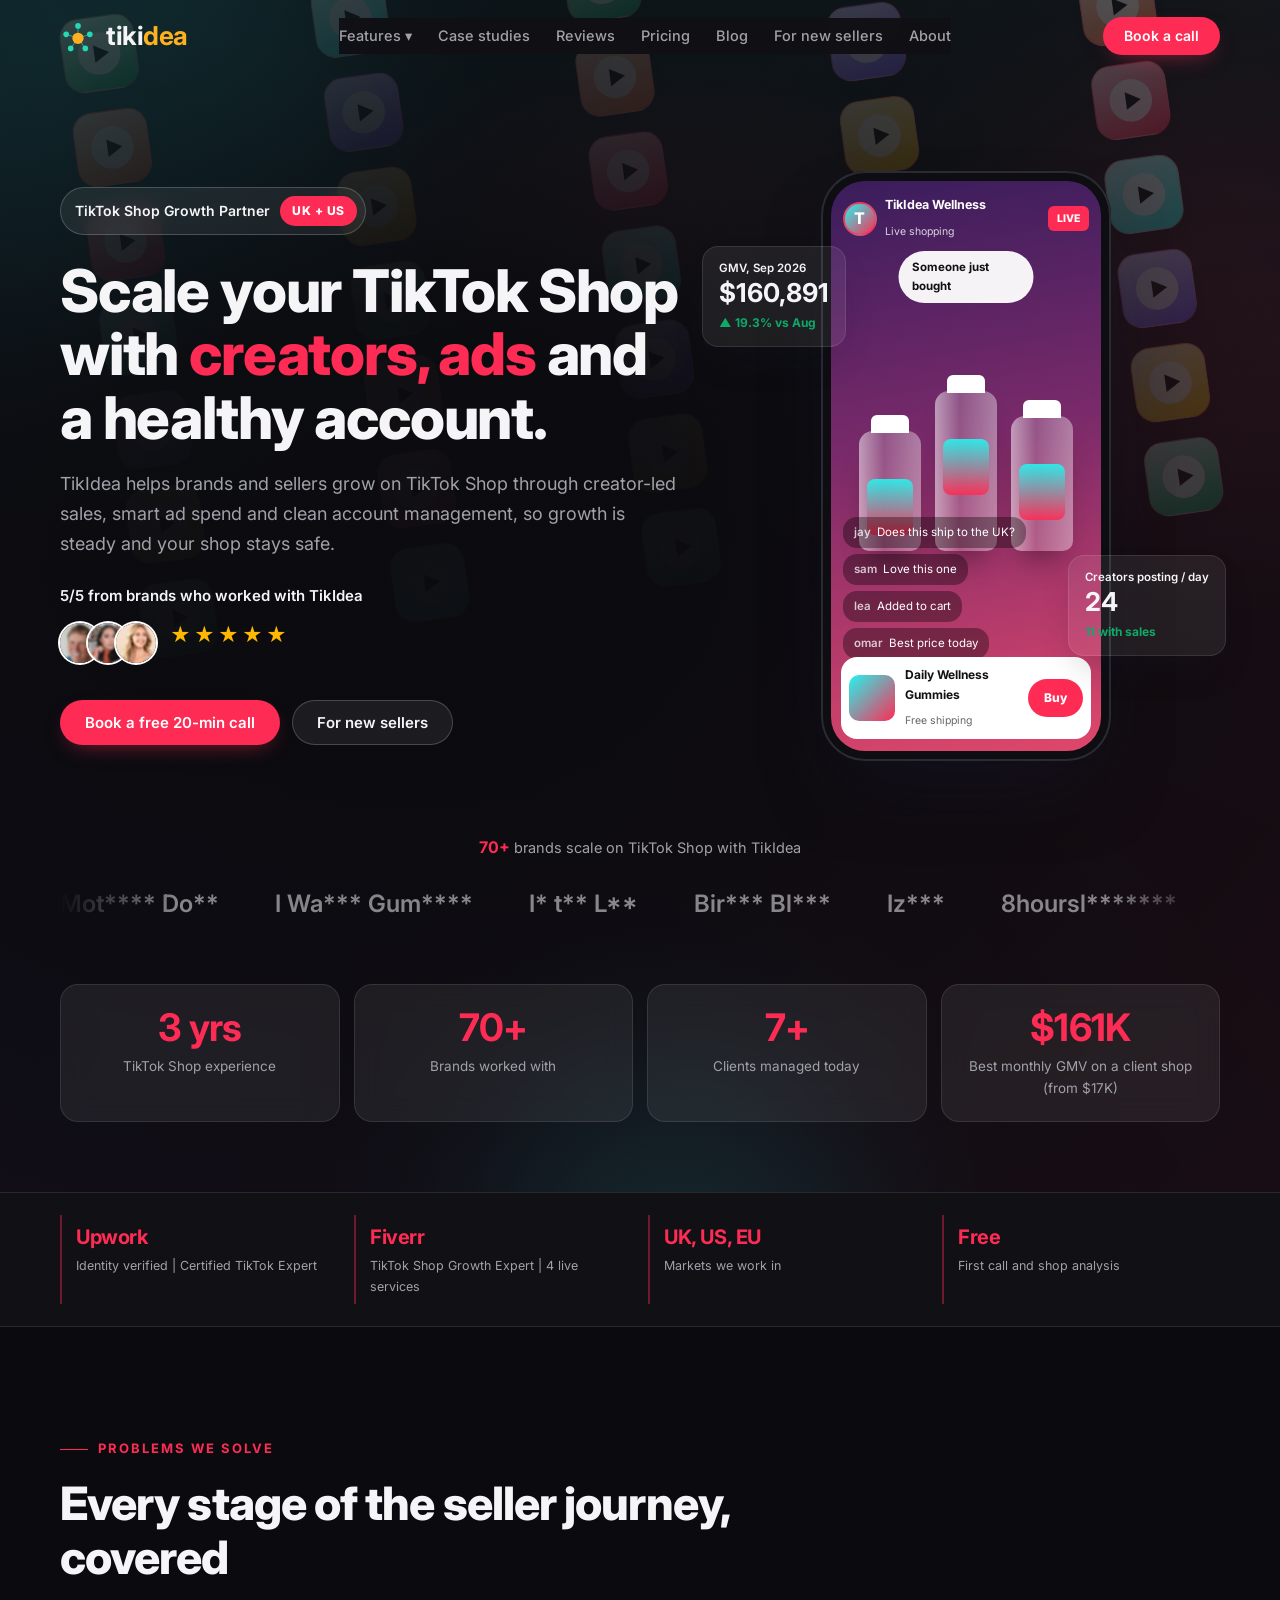
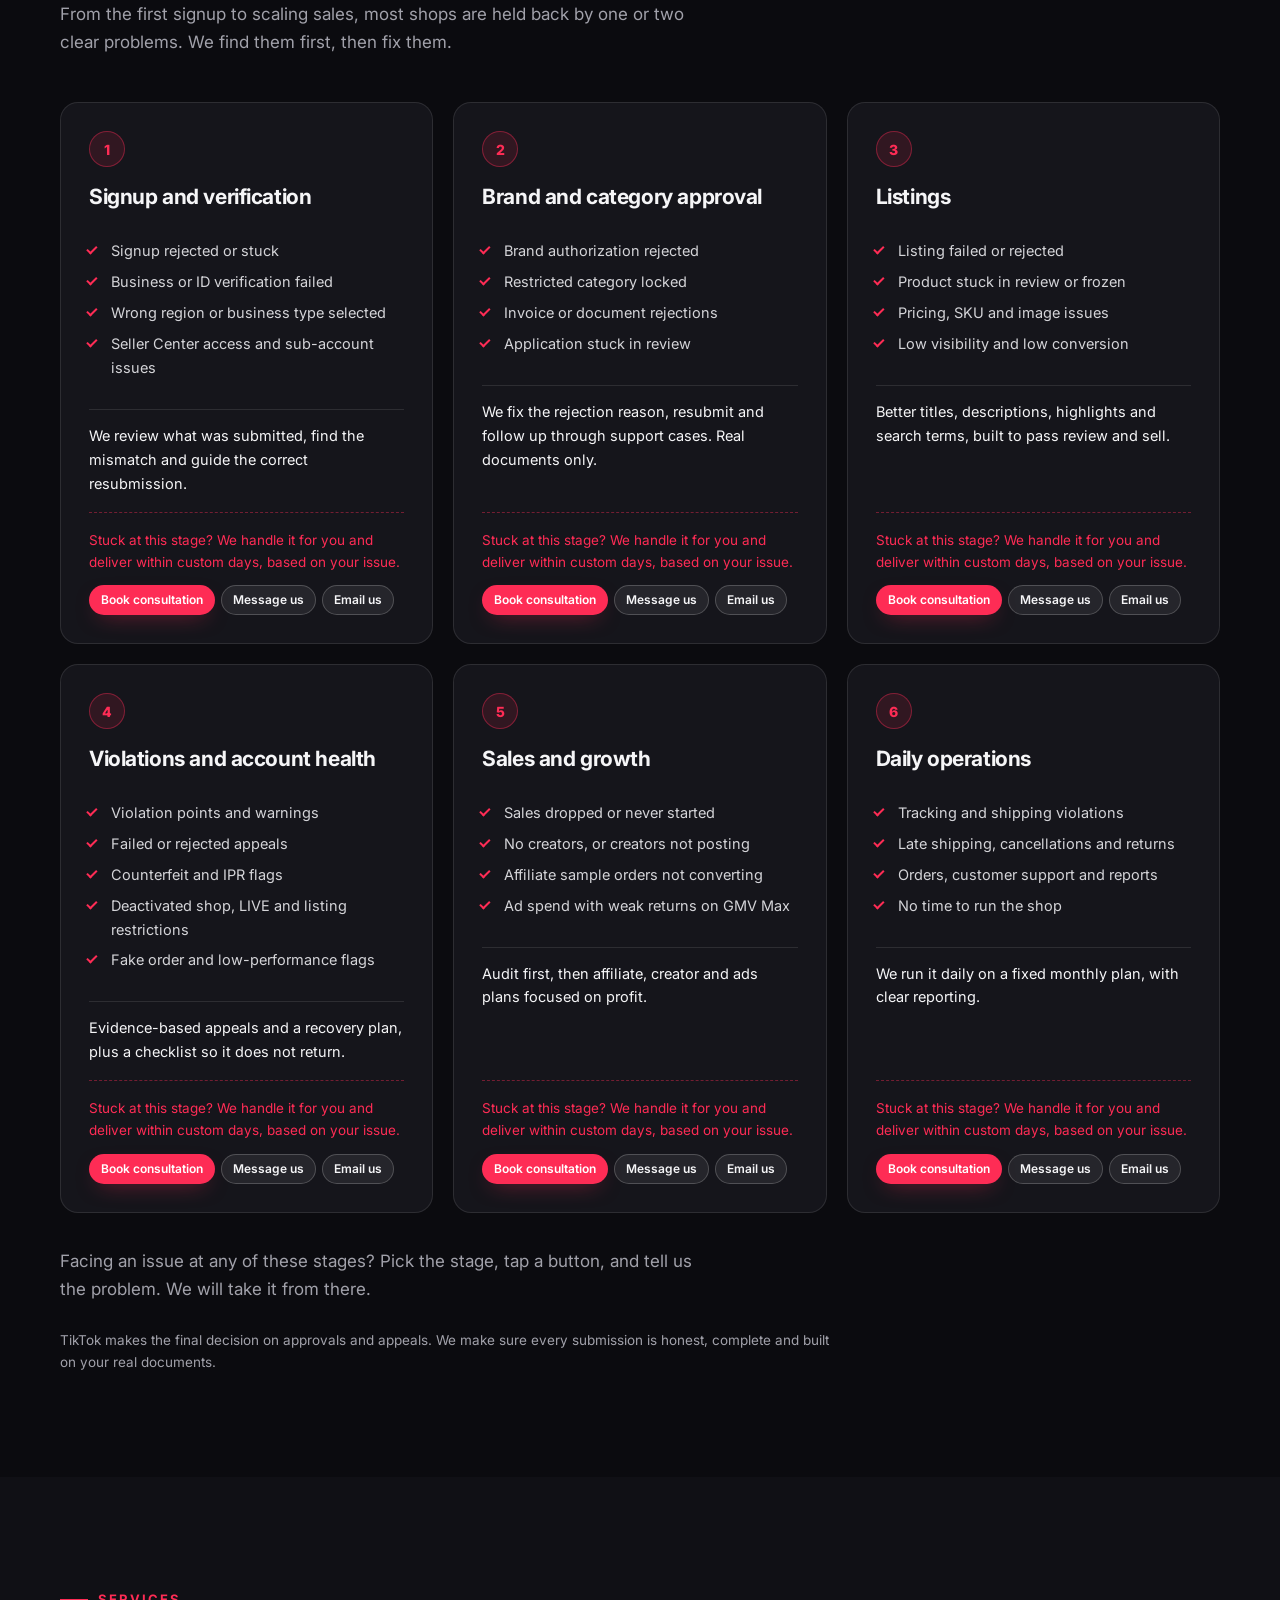
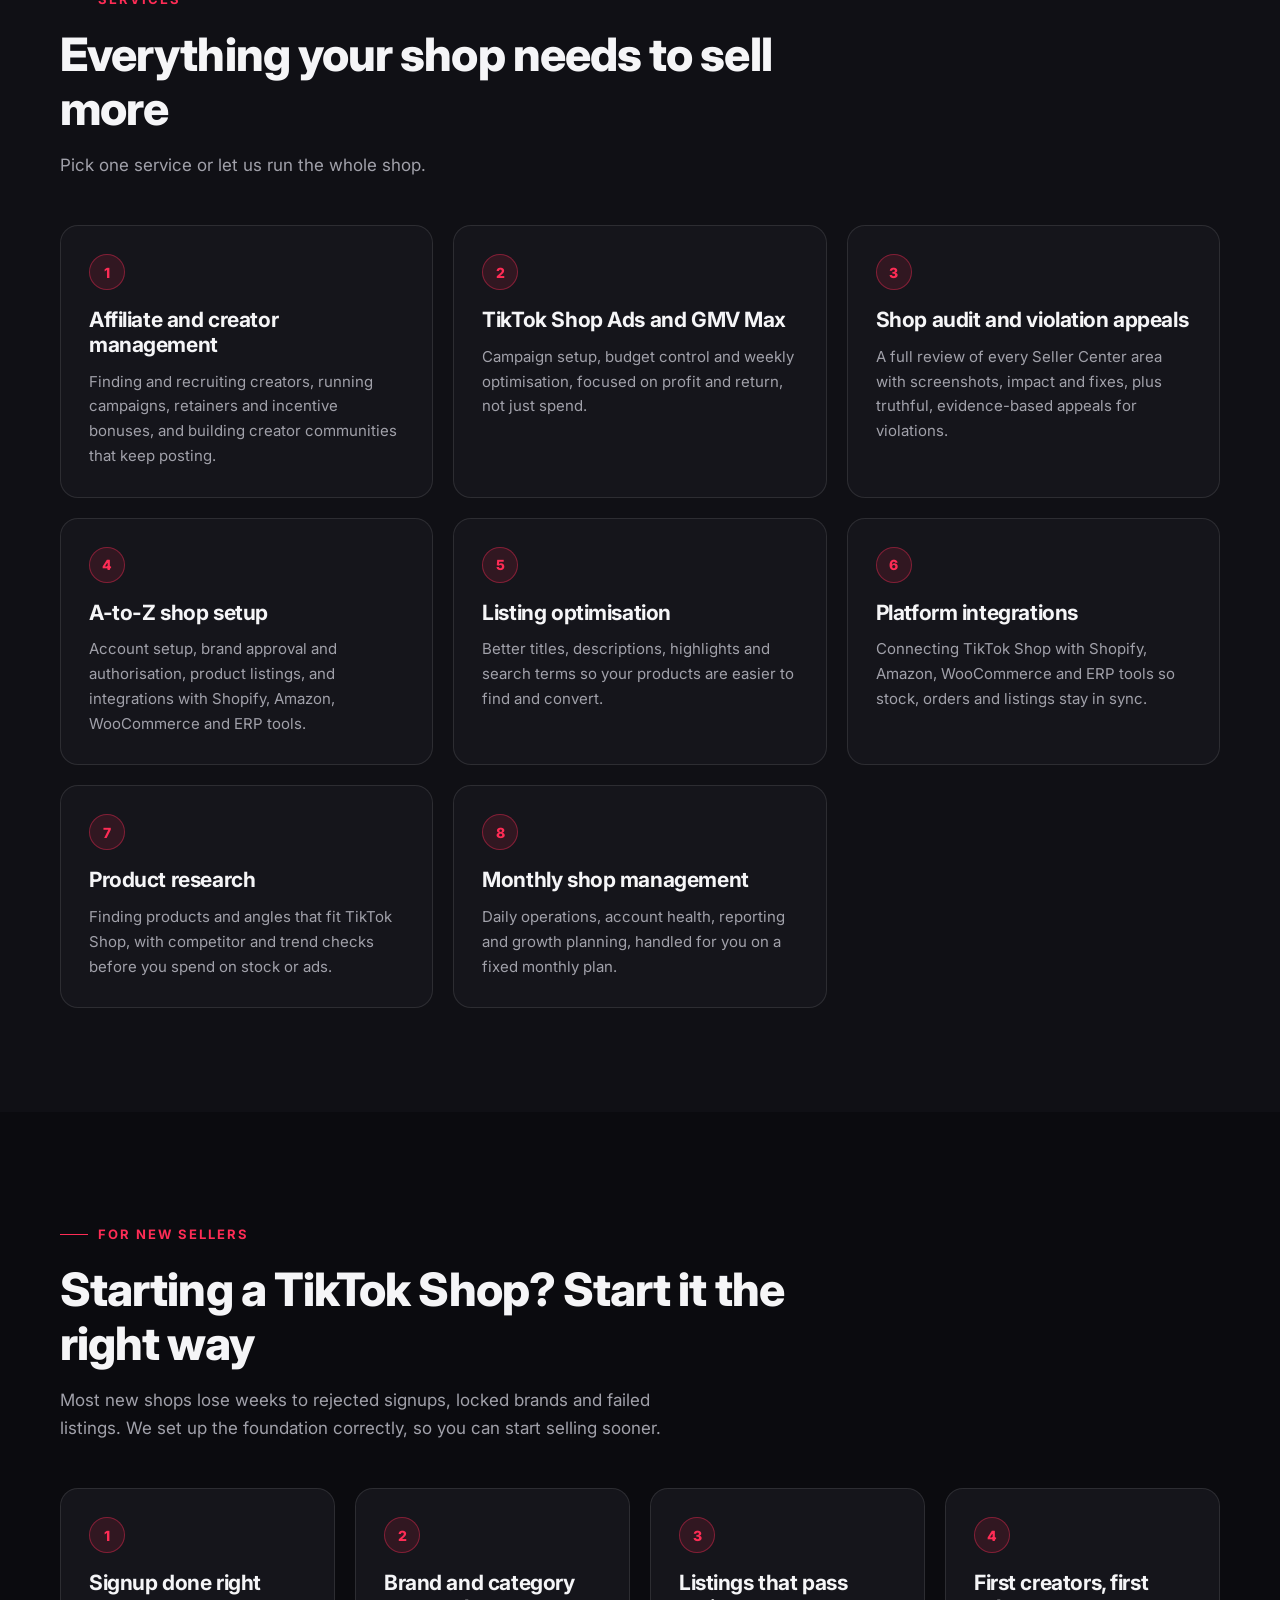
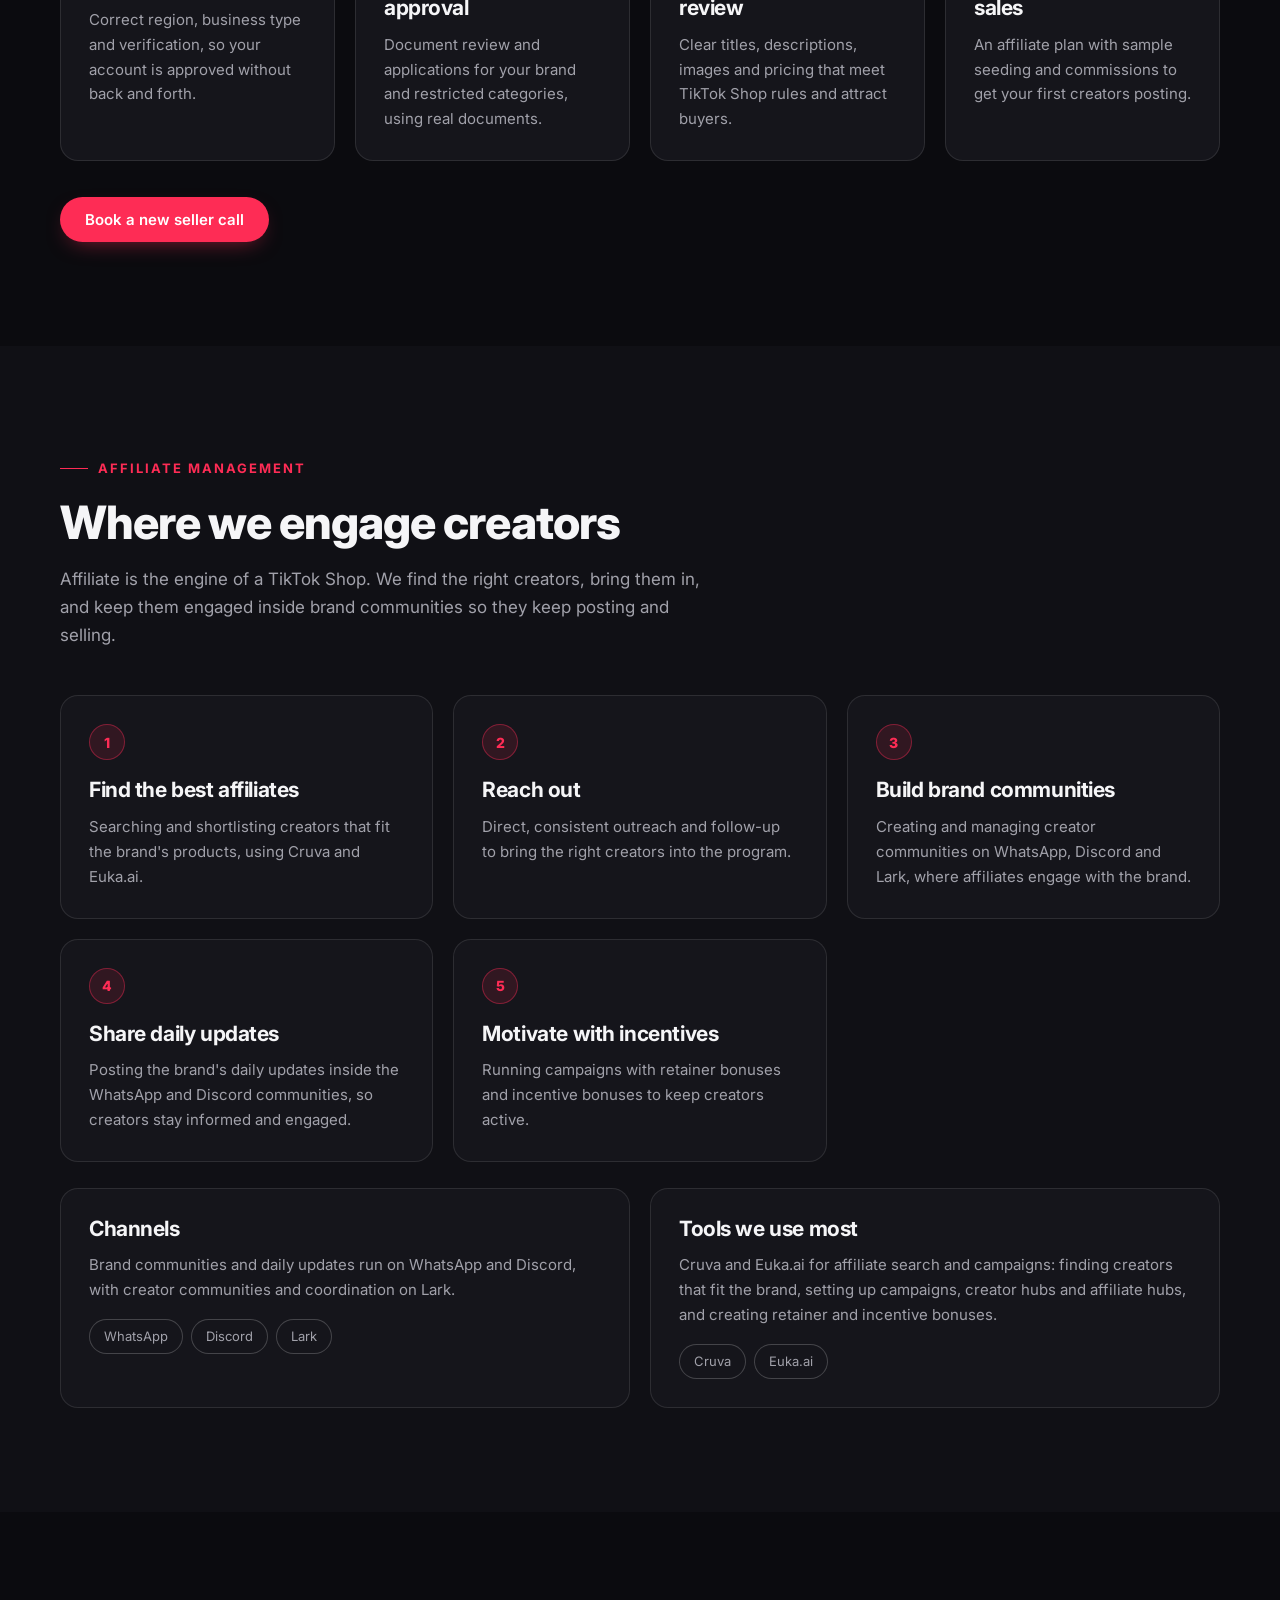
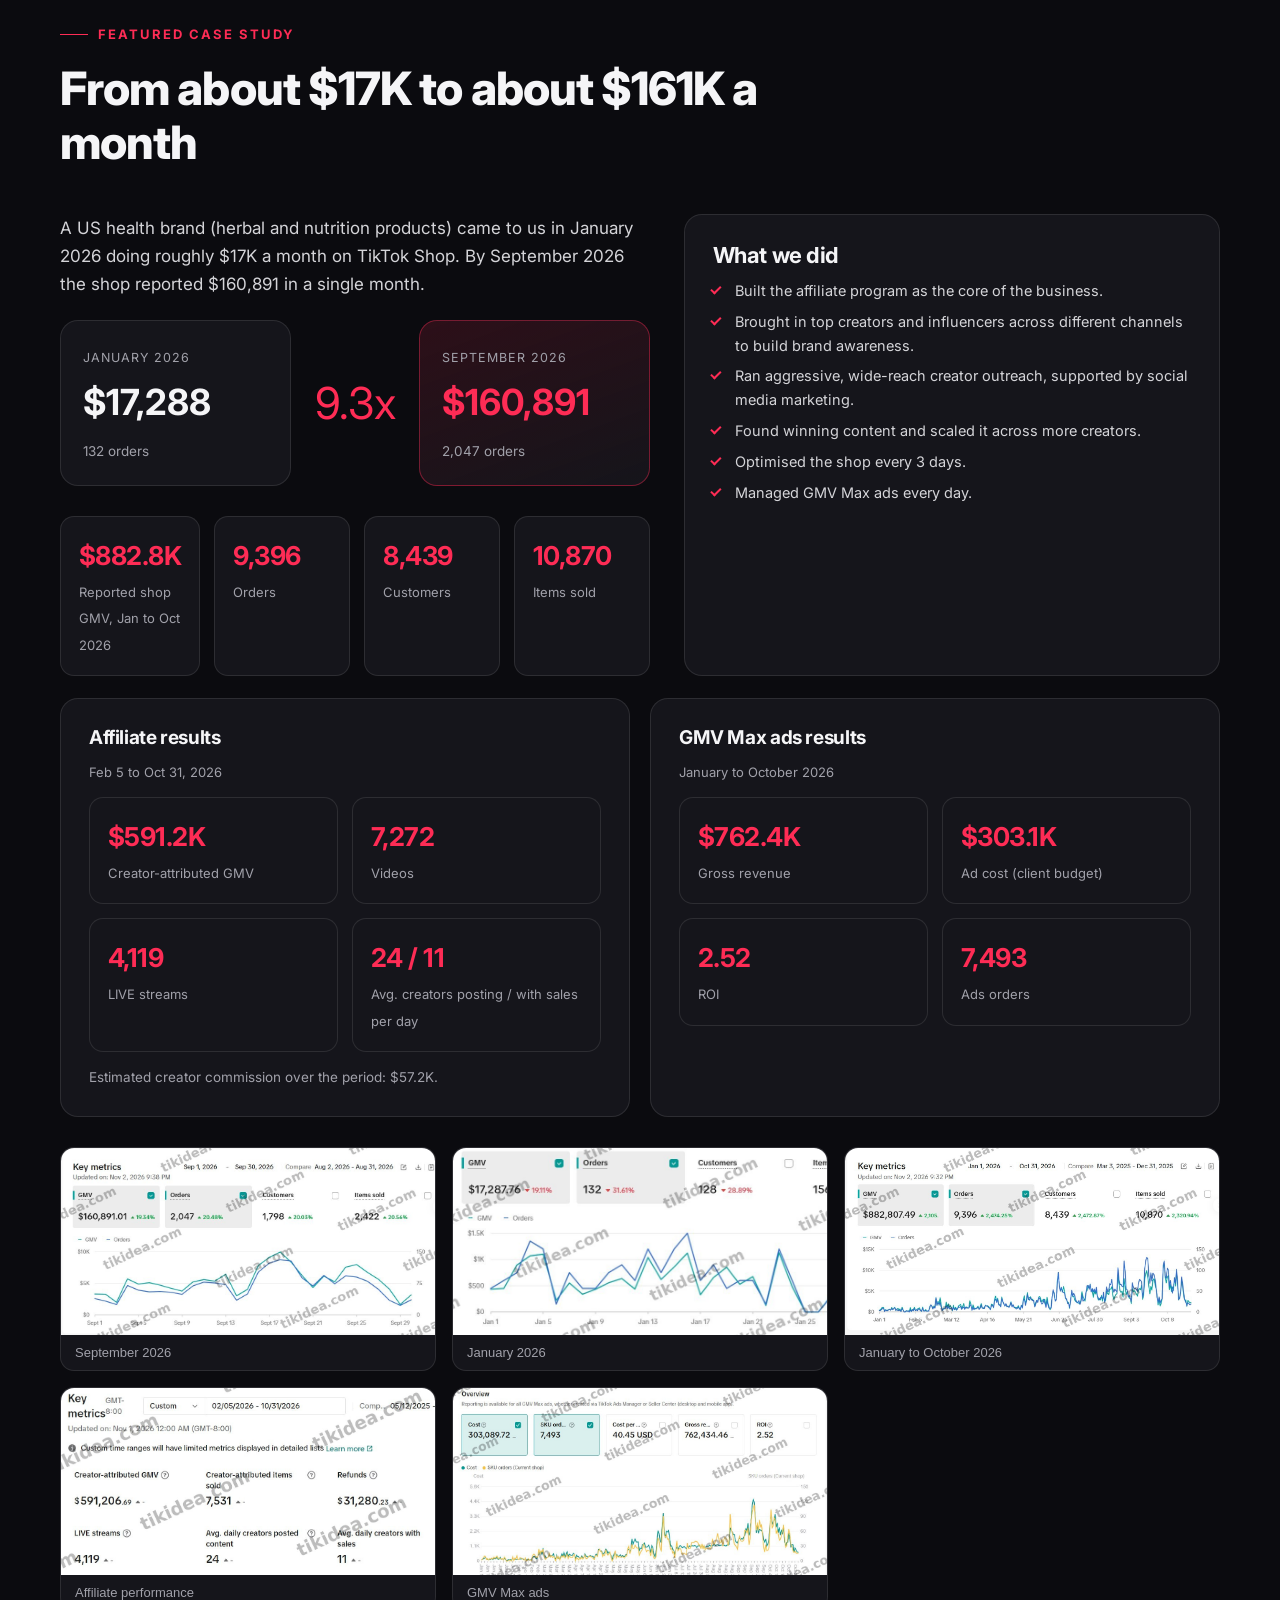
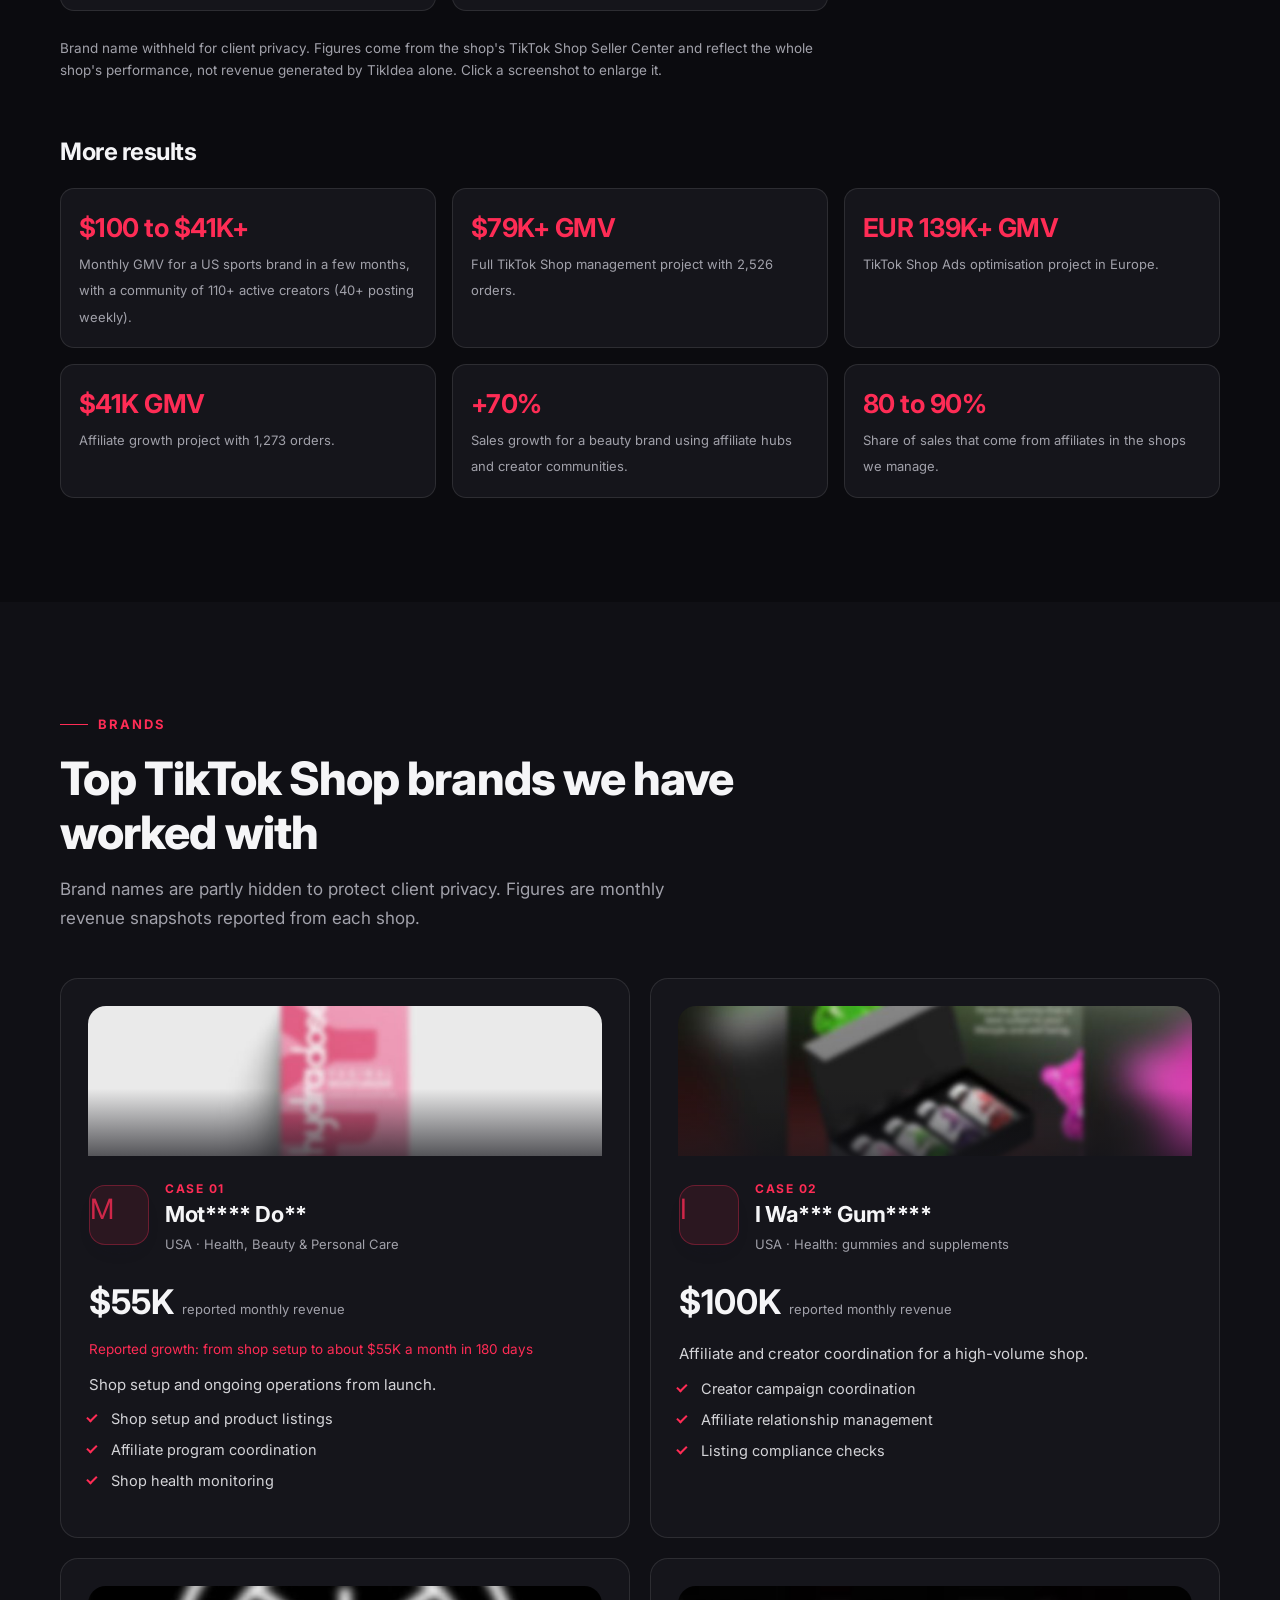
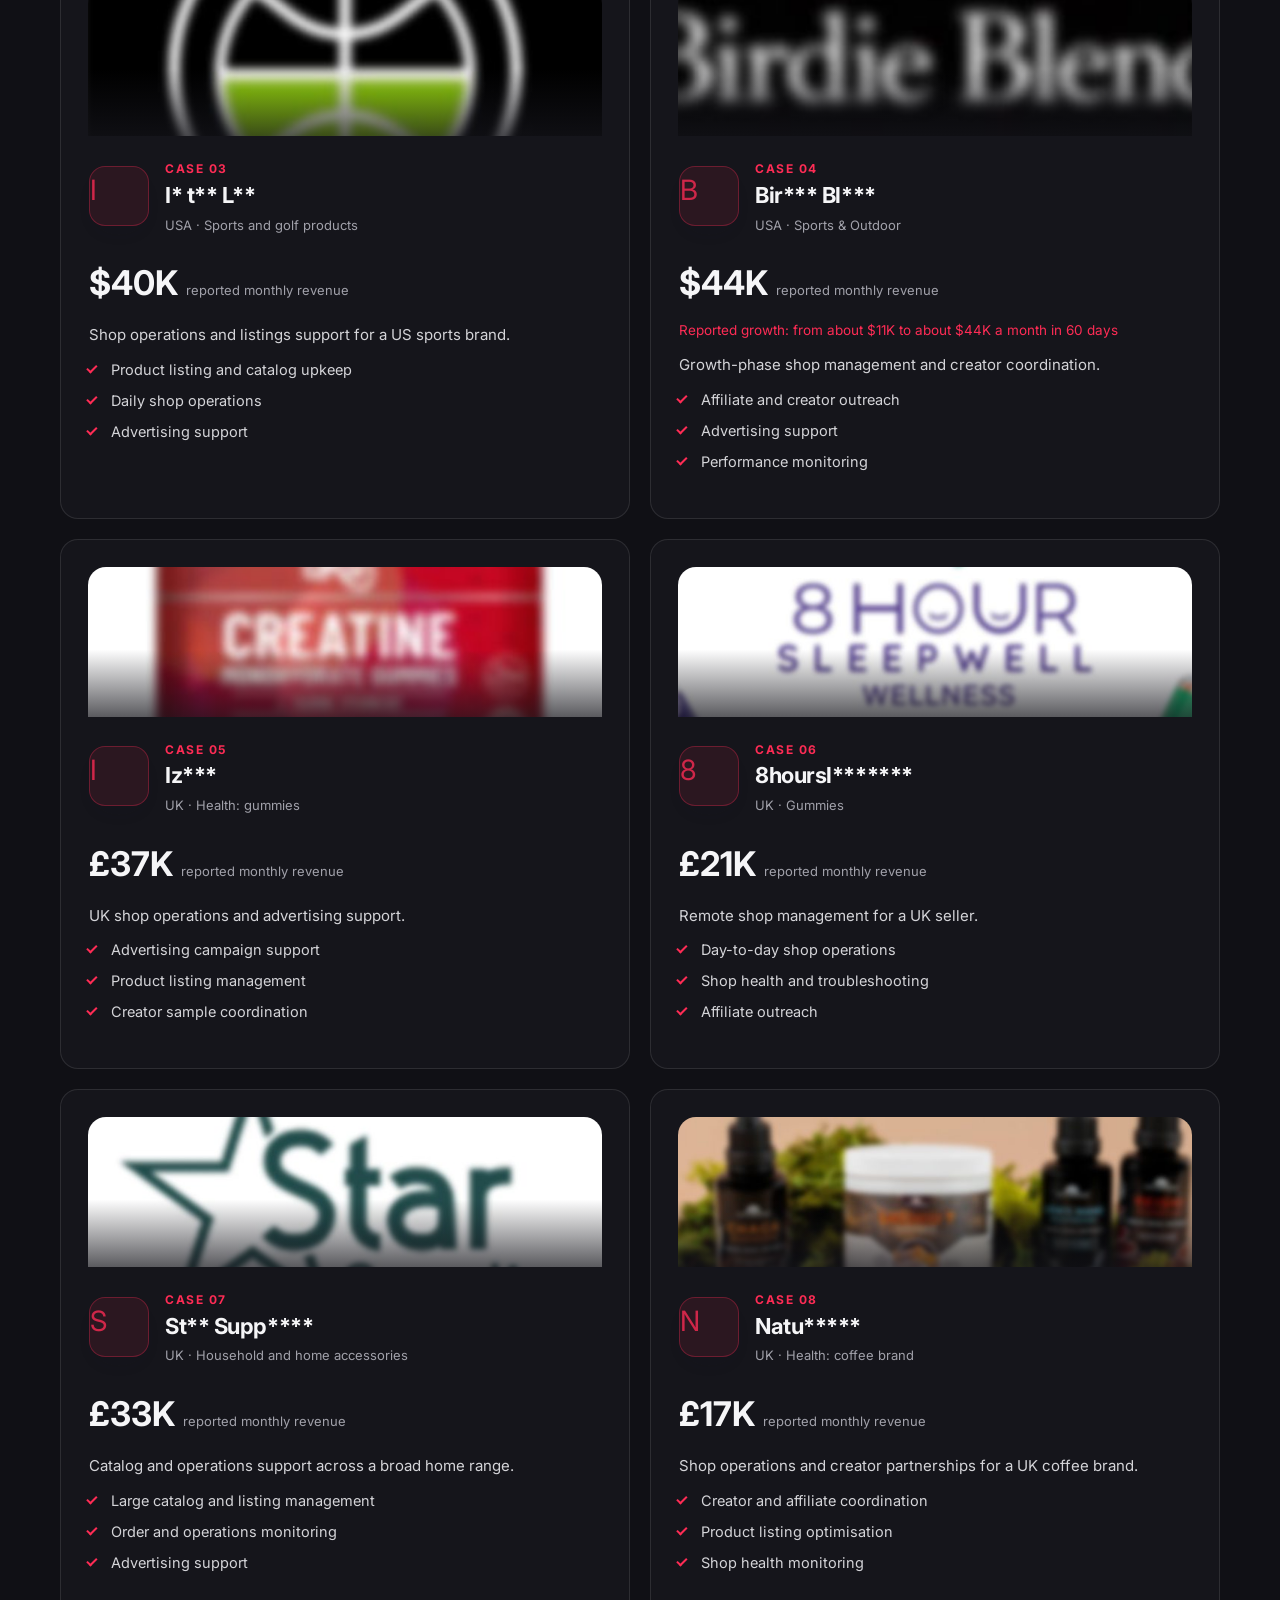
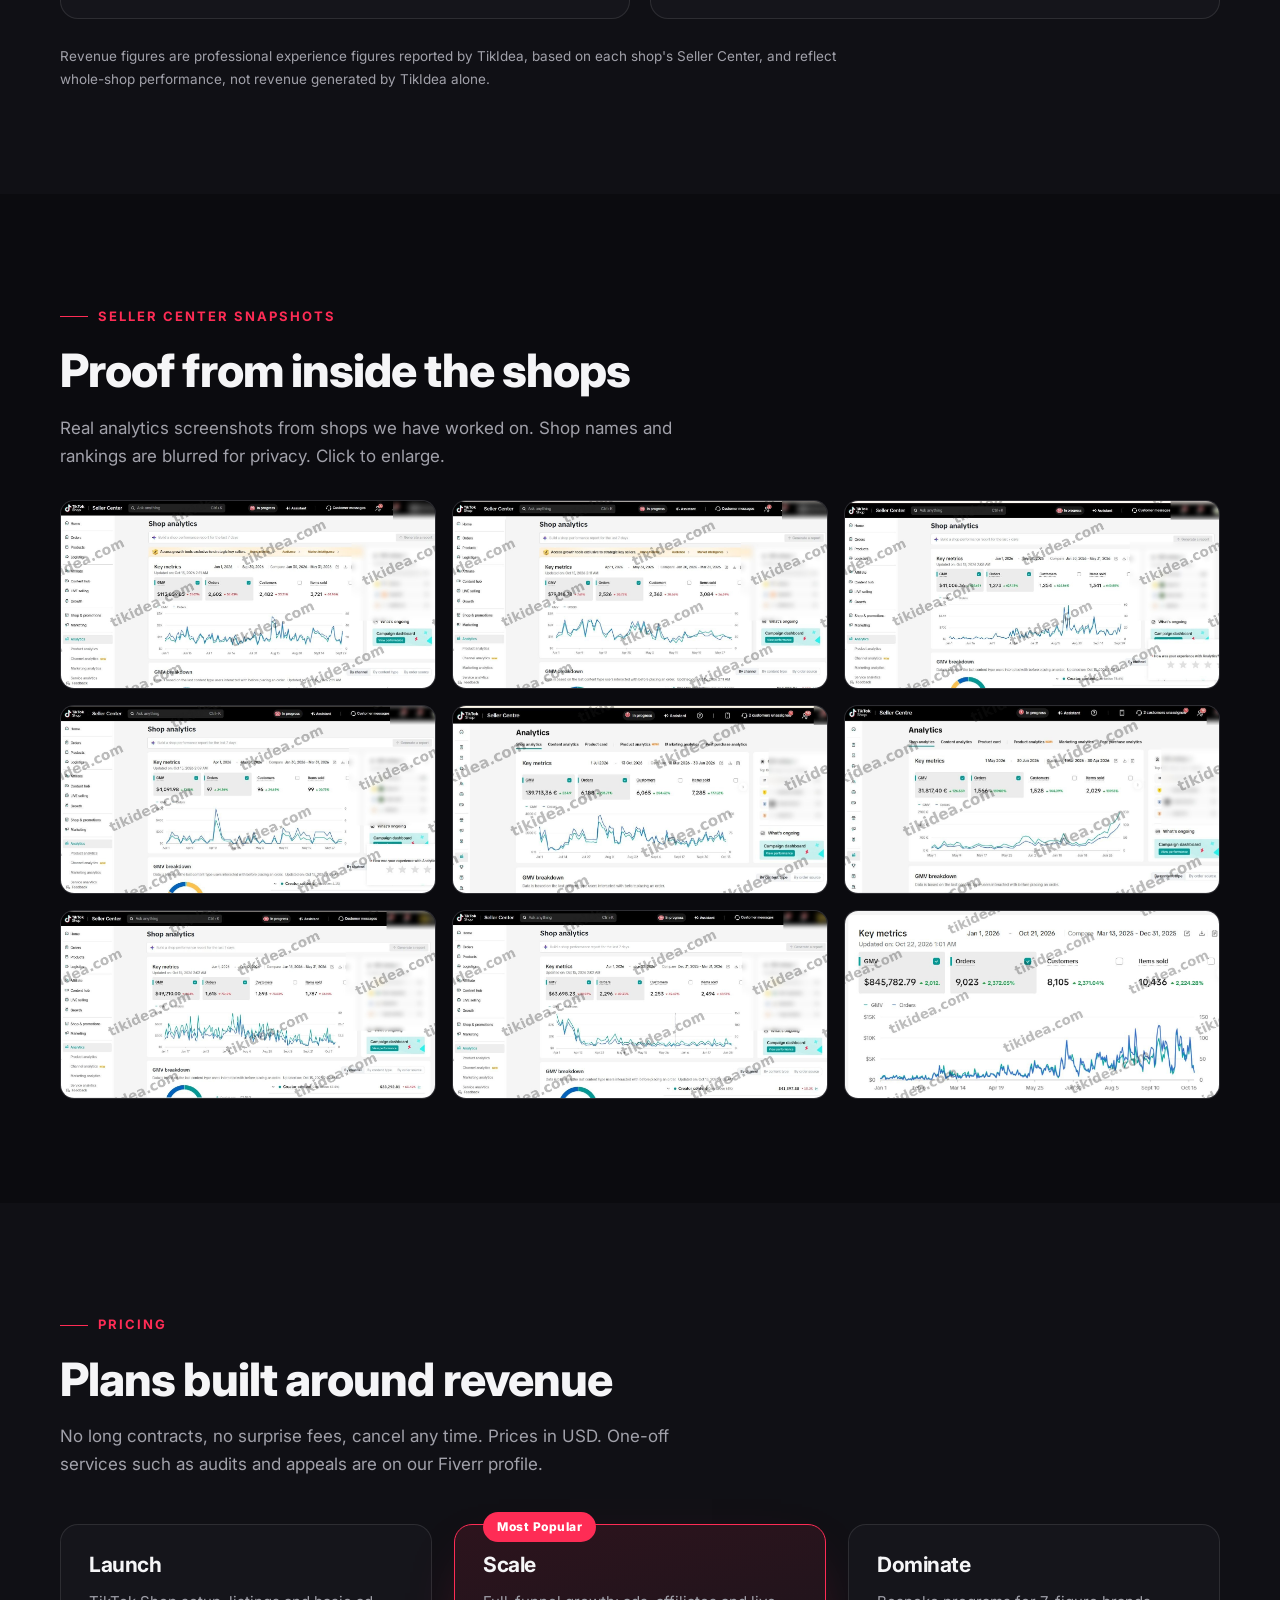
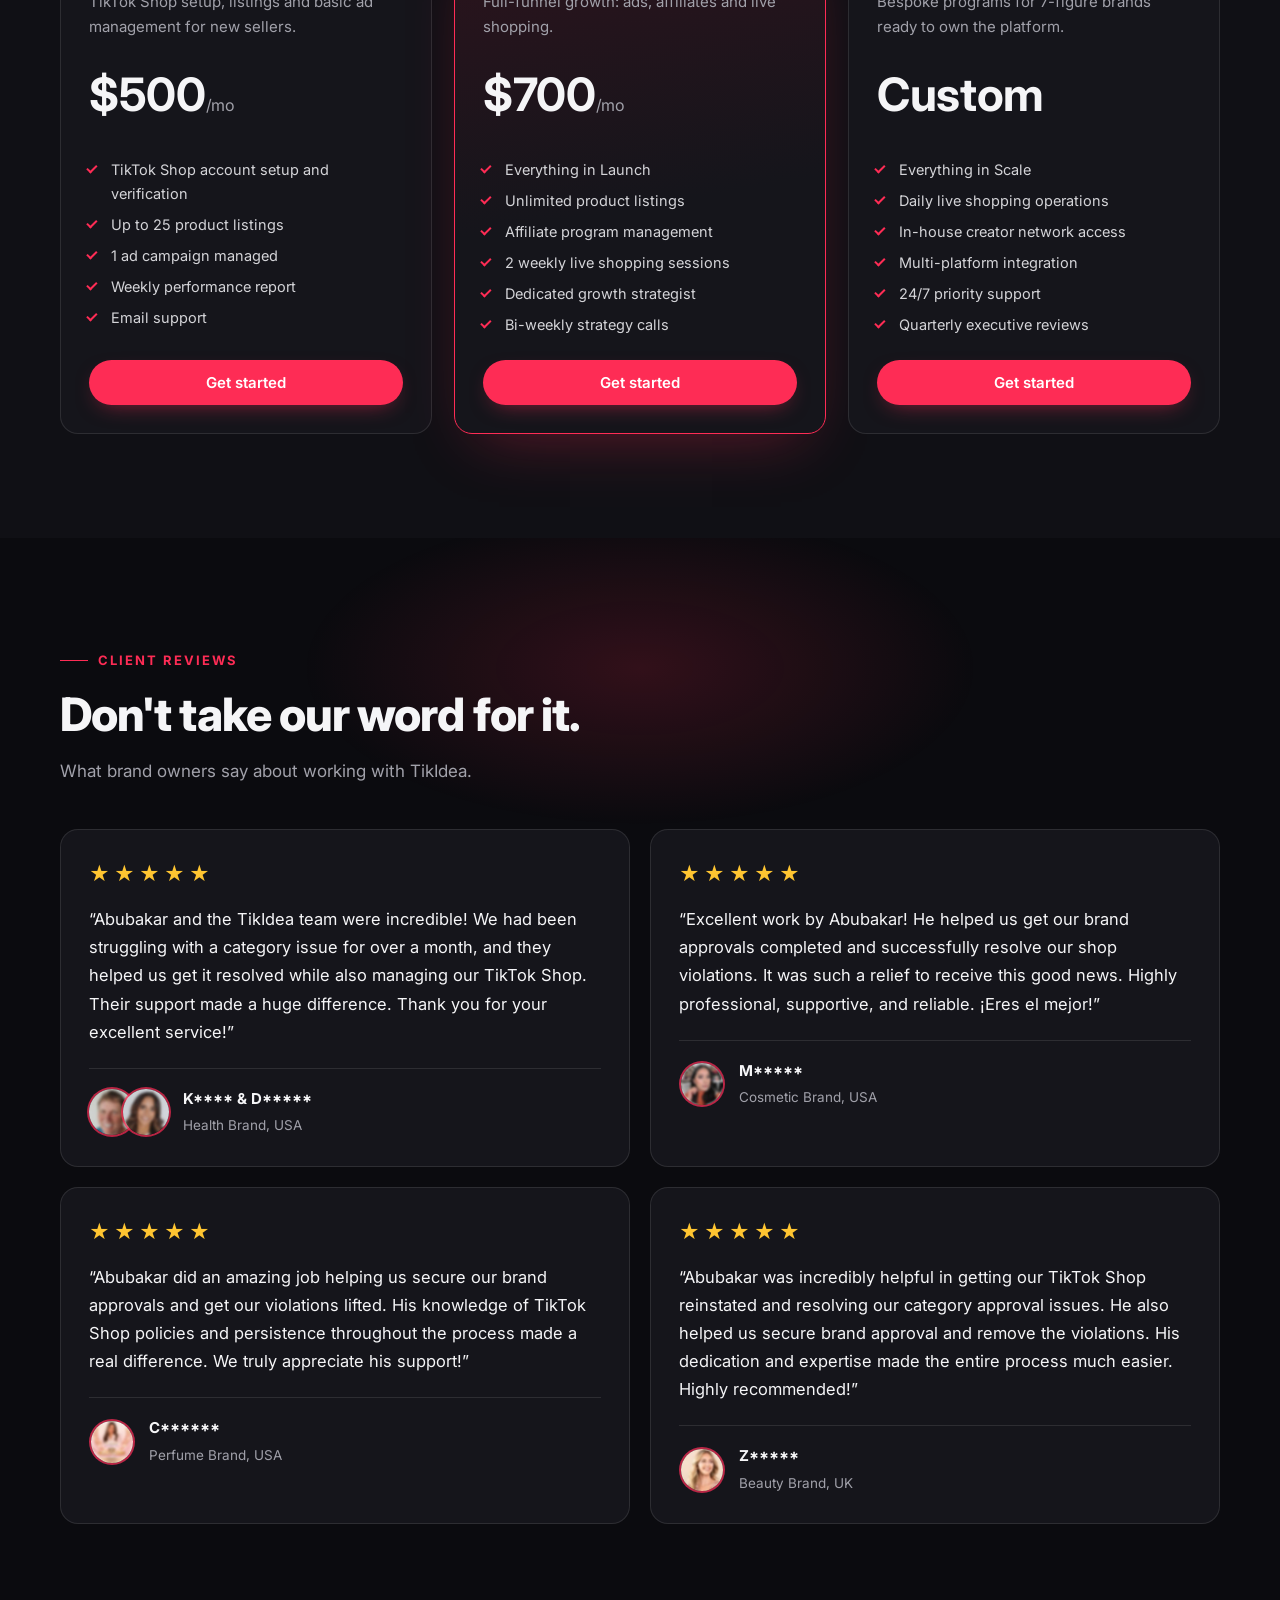
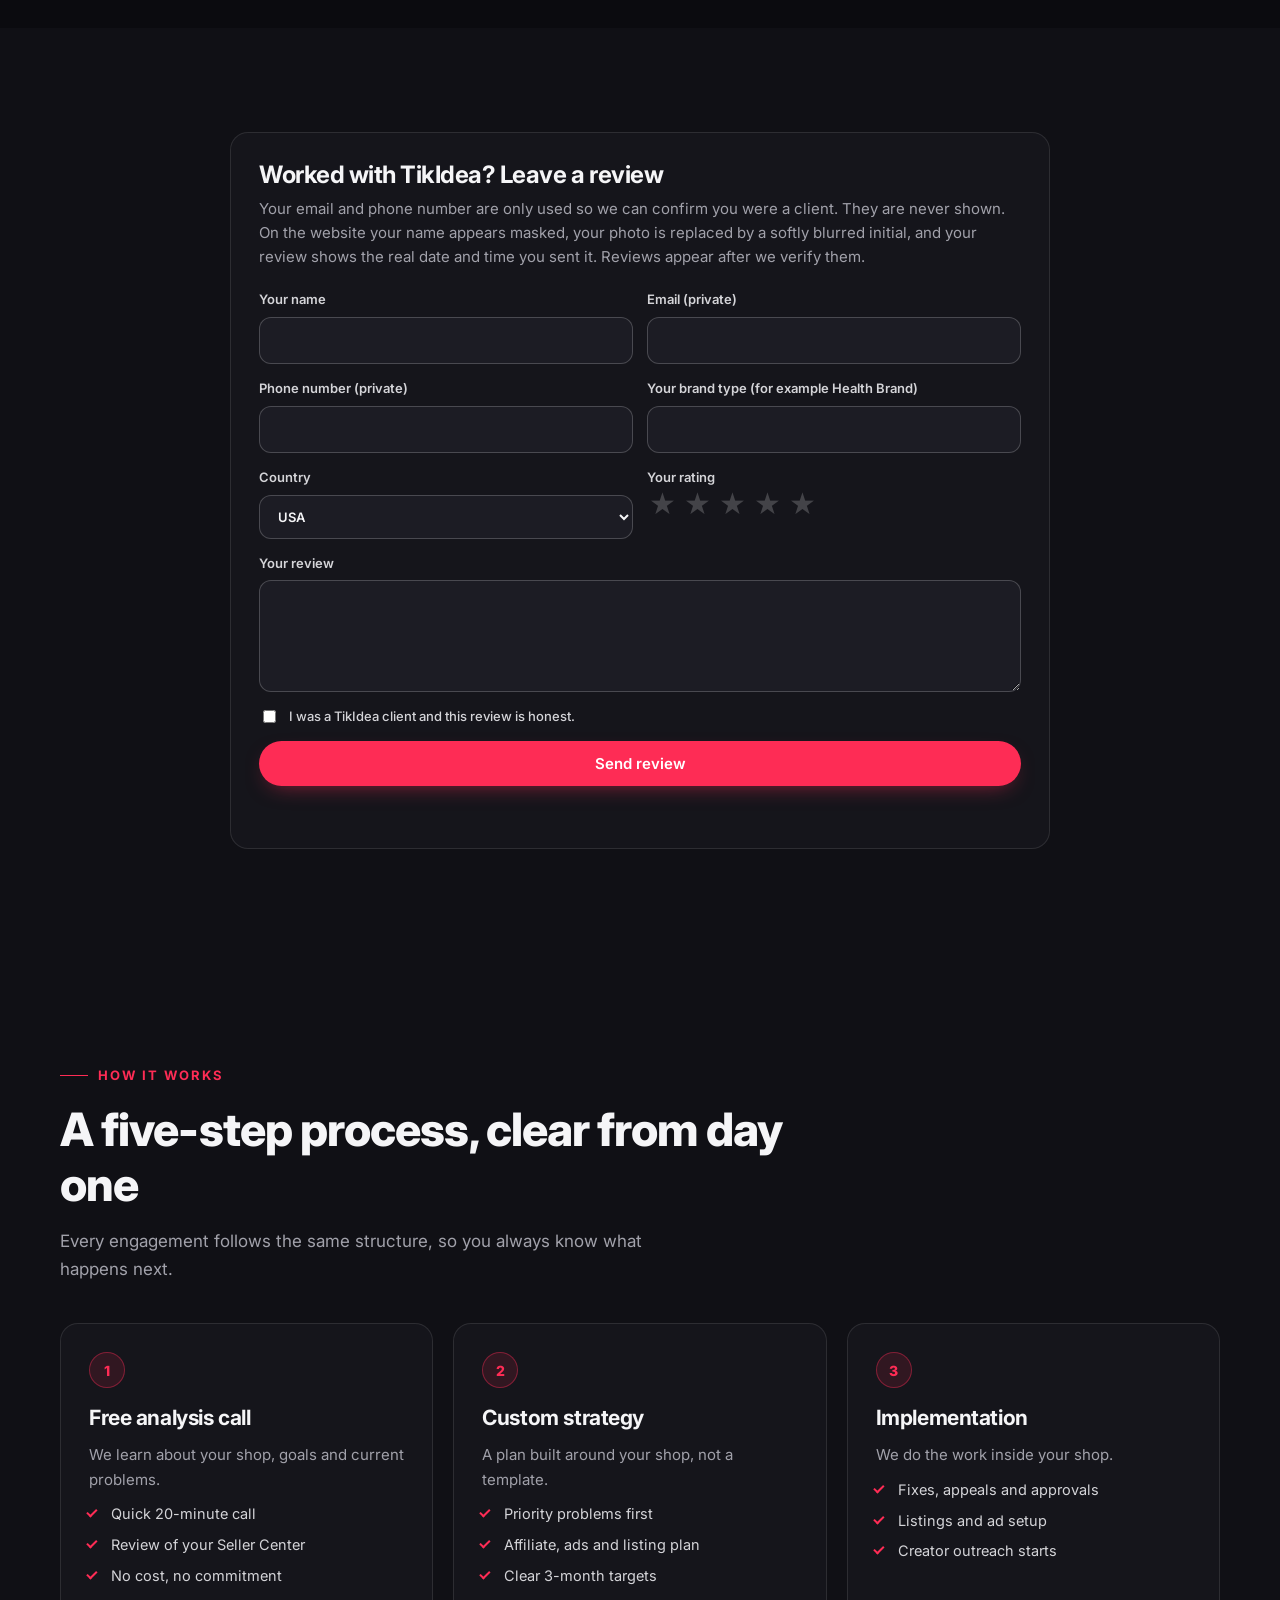
<file: index.html>
<!DOCTYPE html>
<html lang="en">
<head>
<meta charset="utf-8">
<meta name="viewport" content="width=device-width, initial-scale=1">
<meta name="theme-color" content="#0c0c0d">
<title>TikIdea | TikTok Shop Agency: Violation Appeals, Brand Approval, Ads and Affiliates</title>
<meta name="description" content="TikTok Shop agency for UK and US sellers. We fix suspended shops, violation appeals, brand and category approval, listings, GMV Max ads and affiliate creator growth.">
<meta name="author" content="Abubakar Baloch">
<meta property="og:title" content="TikIdea | TikTok Shop Growth Partner">
<meta property="og:description" content="Affiliate-led growth, ads, audits and appeals for TikTok Shop brands in the UK and US.">
<meta property="og:type" content="website">
<meta property="og:url" content="https://tikidea.com/">
<meta property="og:image" content="https://tikidea.com/img/og-image.png">
<meta property="og:image:width" content="1200">
<meta property="og:image:height" content="630">
<meta name="twitter:card" content="summary_large_image">
<meta name="twitter:image" content="https://tikidea.com/img/og-image.png">
<link rel="canonical" href="https://tikidea.com/">
<script type="application/ld+json">
{
  "@context": "https://schema.org",
  "@type": "ProfessionalService",
  "name": "TikIdea",
  "url": "https://tikidea.com",
  "description": "TikTok Shop growth partner for UK and US brands: affiliate management, ads, audits, violation appeals and shop management.",
  "email": "contact@tikidea.com",
  "telephone": "+447587910296",
  "founder": { "@type": "Person", "name": "Abubakar Baloch" },
  "sameAs": [
    "https://www.fiverr.com/baloch_714",
    "https://www.upwork.com/freelancers/~0190ec42c1b58b91c5",
    "https://www.linkedin.com/company/tikidea"
  ],
  "areaServed": ["United Kingdom", "United States", "Europe"],
  "knowsAbout": ["TikTok Shop","TikTok Shop violation appeals","TikTok Shop brand approval","TikTok Shop affiliate management","GMV Max ads","TikTok Shop listing optimization","TikTok Shop account health"]
}
</script>
<script type="application/ld+json">
{
 "@context": "https://schema.org",
 "@type": "FAQPage",
 "mainEntity": [
  {
   "@type": "Question",
   "name": "How do I appeal a TikTok Shop violation?",
   "acceptedAnswer": {
    "@type": "Answer",
    "text": "We read the violation notice, check your Seller Center evidence, and write a truthful appeal with the right documents (invoices, authorisation, order proof). For IPR and counterfeit flags we also check brand authorisation first. TikTok makes the final decision, so the appeal has to be accurate and complete."
   }
  },
  {
   "@type": "Question",
   "name": "Why was my TikTok Shop suspended or deactivated?",
   "acceptedAnswer": {
    "@type": "Answer",
    "text": "The common causes are IPR or counterfeit flags, brand authorisation gaps, fake or low-quality orders, repeated policy violations, and account health score drops. We review the reason in Seller Center, fix the root cause and prepare the reinstatement appeal."
   }
  },
  {
   "@type": "Question",
   "name": "How do I get brand approval or category approval on TikTok Shop?",
   "acceptedAnswer": {
    "@type": "Answer",
    "text": "We prepare the brand authorisation and documents TikTok asks for, check they match your shop details, submit them and follow up through support cases until approval is decided. This covers restricted categories and brand authorisation for resellers."
   }
  },
  {
   "@type": "Question",
   "name": "Why is my TikTok Shop listing rejected or stuck in review?",
   "acceptedAnswer": {
    "@type": "Answer",
    "text": "Usually the title, images, category, prohibited-product rules or missing documents. We rewrite titles, descriptions, highlights and search terms and fix the compliance issue so the listing can pass review."
   }
  },
  {
   "@type": "Question",
   "name": "How do I get more affiliate creators on TikTok Shop?",
   "acceptedAnswer": {
    "@type": "Answer",
    "text": "We build the affiliate programme: finding creators that fit your products, setting commissions and campaigns, running creator communities on WhatsApp and Discord, and adding retainers and incentives so creators keep posting."
   }
  },
  {
   "@type": "Question",
   "name": "Do you run TikTok Shop ads and GMV Max?",
   "acceptedAnswer": {
    "@type": "Answer",
    "text": "Yes. We set up and manage GMV Max and Shop Ads against your margins, watch ROI daily, and scale what works."
   }
  },
  {
   "@type": "Question",
   "name": "How long until I see results?",
   "acceptedAnswer": {
    "@type": "Answer",
    "text": "It depends on the shop, but the usual pattern is groundwork in the first weeks, first traction within about a month, and clearer growth in months 2 and 3. We share progress in regular reports."
   }
  },
  {
   "@type": "Question",
   "name": "What if results are slower than expected?",
   "acceptedAnswer": {
    "@type": "Answer",
    "text": "We review the numbers with you, find what is holding the shop back (creators, content, listings, ads or account health) and change the plan. Plans are monthly, so you are never locked in."
   }
  },
  {
   "@type": "Question",
   "name": "Which platforms do you integrate with?",
   "acceptedAnswer": {
    "@type": "Answer",
    "text": "Shopify, Amazon, WooCommerce and common ERP tools, using connectors such as Silk Connector or Shopify's built-in TikTok app, depending on your setup."
   }
  },
  {
   "@type": "Question",
   "name": "Do you guarantee approvals or sales?",
   "acceptedAnswer": {
    "@type": "Answer",
    "text": "No one can. TikTok makes the final decision on approvals, appeals and reinstatements, and sales depend on your product, price and market. What we guarantee is honest work, complete and accurate submissions, and clear reporting."
   }
  },
  {
   "@type": "Question",
   "name": "How do you get access to my shop?",
   "acceptedAnswer": {
    "@type": "Answer",
    "text": "You add us as a user from Seller Center with an email on our own domain. We never ask for your password."
   }
  },
  {
   "@type": "Question",
   "name": "How does pricing work?",
   "acceptedAnswer": {
    "@type": "Answer",
    "text": "Monthly plans start at $500 for Launch and $700 for Scale, and Dominate is a custom quote for large brands. One-off services such as audits and appeals are listed on our Fiverr profile. Message us for a custom plan."
   }
  },
  {
   "@type": "Question",
   "name": "How fast do you reply?",
   "acceptedAnswer": {
    "@type": "Answer",
    "text": "Quickly. Our Fiverr profile shows a typical response time of about an hour."
   }
  },
  {
   "@type": "Question",
   "name": "Which markets do you work in?",
   "acceptedAnswer": {
    "@type": "Answer",
    "text": "The UK, the US and Europe."
   }
  },
  {
   "@type": "Question",
   "name": "Do you work with new shops?",
   "acceptedAnswer": {
    "@type": "Answer",
    "text": "Yes. We help with signup, verification, brand and category approvals, first listings and your first creators."
   }
  },
  {
   "@type": "Question",
   "name": "Which categories do you work in?",
   "acceptedAnswer": {
    "@type": "Answer",
    "text": "Beauty and personal care, cosmetics, perfumes, supplements, gummies, coffee, sports and outdoor, and health."
   }
  },
  {
   "@type": "Question",
   "name": "How do payments work?",
   "acceptedAnswer": {
    "@type": "Answer",
    "text": "Management plans are fixed, billed monthly or bi-weekly, and paid in advance. On Fiverr and Upwork, payments go through those platforms."
   }
  }
 ]
}
</script>
<link rel="icon" href="/favicon.ico" sizes="any">
<link rel="icon" type="image/png" sizes="48x48" href="/favicon-48.png">
<link rel="icon" type="image/png" sizes="192x192" href="/favicon-192.png">
<link rel="apple-touch-icon" href="/apple-touch-icon.png">
<link rel="preconnect" href="https://fonts.googleapis.com">
<link rel="preconnect" href="https://fonts.gstatic.com" crossorigin>
<link href="https://fonts.googleapis.com/css2?family=Inter:wght@400;500;600;700;800&display=swap" rel="stylesheet">
<style>
:root{
  --bg:#ffffff;--bg-alt:#f6f7f9;--surface:#ffffff;--surface-2:#f1f2f5;
  --border:rgba(10,10,20,.09);--border-strong:rgba(10,10,20,.18);
  --text:#0f1014;--muted:#5b5f68;--body:#2a2c33;
  --gold:#fe2c55;--gold-soft:rgba(254,44,85,.12);--gold-line:rgba(254,44,85,.4);--on-gold:#ffffff;
  --whatsapp:#25d366;--radius:18px;--shadow:0 10px 30px -14px rgba(20,20,40,.18);--shadow-lg:0 24px 50px -22px rgba(20,20,40,.28);
  --ease:cubic-bezier(.22,1,.36,1);
  --font:"Inter",system-ui,-apple-system,"Segoe UI",Roboto,sans-serif;
  --serif:"Inter",system-ui,-apple-system,"Segoe UI",Roboto,sans-serif;--nav-h:72px;
}
*,*::before,*::after{box-sizing:border-box}
html{scroll-behavior:smooth;scroll-padding-top:calc(var(--nav-h) + 12px)}
body{margin:0;background:var(--bg);color:var(--text);font-family:var(--font);font-size:16px;line-height:1.65;-webkit-font-smoothing:antialiased;animation:page-in .6s var(--ease) both;overflow-x:hidden}
@keyframes page-in{from{opacity:0}to{opacity:1}}
img{max-width:100%;display:block}a{color:inherit;text-decoration:none}
h1,h2,h3{font-family:var(--serif);font-weight:600;color:var(--text);line-height:1.18;letter-spacing:-.01em;margin:0}
p{margin:0}ul{margin:0;padding:0;list-style:none}
:focus-visible{outline:2px solid var(--gold);outline-offset:3px;border-radius:6px}
.wrap{width:min(1160px,100% - 40px);margin-inline:auto}
em{font-style:italic;color:var(--gold)}

/* progress */
.progress{position:fixed;inset:0 0 auto 0;height:3px;z-index:120;pointer-events:none}
.progress span{display:block;height:100%;background:var(--gold);transform:scaleX(0);transform-origin:left}

/* buttons */
.btn{position:relative;overflow:hidden;display:inline-flex;align-items:center;justify-content:center;gap:8px;padding:14px 24px;border-radius:999px;font:600 15px/1 var(--font);white-space:nowrap;border:1px solid transparent;cursor:pointer;transition:transform .35s var(--ease),box-shadow .35s var(--ease),border-color .35s var(--ease)}
.btn::after{content:"";position:absolute;inset:0;background:linear-gradient(110deg,transparent 30%,rgba(255,255,255,.35) 50%,transparent 70%);transform:translateX(-120%);transition:transform .6s var(--ease);pointer-events:none}
.btn:hover{transform:translateY(-2px)}.btn:hover::after{transform:translateX(120%)}
.btn:active{transform:translateY(0) scale(.97)}
.btn-p{background:var(--gold);color:var(--on-gold)}
.btn-p:hover{box-shadow:0 10px 30px -8px rgba(254,44,85,.55),0 0 0 1px rgba(254,44,85,.25)}
.btn-s{background:rgba(10,10,20,.04);border-color:var(--border-strong);color:var(--text)}
.btn-s:hover{border-color:rgba(254,44,85,.5);box-shadow:0 10px 26px -12px rgba(254,44,85,.35)}
.btn-w{background:var(--whatsapp);color:#fff}
.btn-w:hover{box-shadow:0 10px 30px -8px rgba(37,211,102,.5)}
.cta{display:flex;flex-wrap:wrap;gap:12px;justify-content:center}

/* nav */
#nav{position:sticky;top:0;z-index:100;height:var(--nav-h);display:flex;align-items:center}
#nav::before{content:"";position:absolute;inset:0;z-index:-1;background:rgba(255,255,255,.82);backdrop-filter:blur(16px);-webkit-backdrop-filter:blur(16px);border-bottom:1px solid var(--border);box-shadow:0 10px 30px -18px rgba(0,0,0,.8);opacity:0;transition:opacity .4s}
#nav.sc::before{opacity:1}
#nav .wrap{display:flex;align-items:center;justify-content:space-between;gap:18px}
.logo{display:flex;align-items:center;gap:10px;font-family:var(--serif);font-size:26px;font-weight:700;letter-spacing:-.5px}
.logo em{color:#ffb020;font-style:normal}
.mark .d{animation:pulse 2.4s ease-in-out infinite}
.mark .hub{animation:glow 3s ease-in-out infinite alternate;transform-origin:32px 36px}
.links{display:flex;align-items:center;gap:26px}
.links>a,.ddb{color:var(--muted);font-size:14.5px;font-weight:500;background:none;border:0;cursor:pointer;font-family:var(--font);transition:color .25s;padding:6px 0}
.links>a:hover,.ddb:hover{color:var(--text)}
.dd{position:relative}
.ddm{position:absolute;top:100%;left:-16px;min-width:290px;background:rgba(255,255,255,.98);border:1px solid var(--border);border-radius:14px;padding:8px;opacity:0;visibility:hidden;transform:translateY(8px);transition:.25s var(--ease);box-shadow:var(--shadow-lg)}
.dd:hover .ddm,.dd.open .ddm{opacity:1;visibility:visible;transform:none}
.ddm a{display:block;padding:10px 14px;border-radius:9px;color:var(--body);font-size:14px}
.ddm a:hover{background:var(--gold-soft);color:var(--text)}
.navr{display:flex;align-items:center;gap:12px}
.navbtn{padding:11px 20px;font-size:14px}
.burger{display:none;background:none;border:0;width:40px;height:40px;cursor:pointer;flex-direction:column;justify-content:center;gap:5px;align-items:center}
.burger span{width:22px;height:2px;background:var(--text);border-radius:2px;transition:.3s}

/* hero */
.hero{position:relative;overflow:hidden;padding:84px 0 70px;text-align:center;margin-top:calc(var(--nav-h) * -1);padding-top:calc(var(--nav-h) + 84px)}
.blob{position:absolute;border-radius:50%;filter:blur(90px);opacity:.2;pointer-events:none;background:var(--gold);animation:blob 14s ease-in-out infinite alternate}
.blob.b1{width:520px;height:520px;left:-140px;top:-120px;background:#25f4ee;opacity:.28}
.blob.b2{width:420px;height:420px;right:-120px;top:120px;animation-delay:-5s;opacity:.14}
.blob.b3{width:360px;height:360px;left:38%;bottom:-200px;animation-delay:-9s;opacity:.2;background:#25f4ee}
.glow{position:absolute;left:50%;top:0;width:820px;max-width:140%;height:420px;transform:translateX(-50%);background:radial-gradient(closest-side,rgba(254,44,85,.18),transparent 75%);animation:glow 4s ease-in-out infinite alternate;pointer-events:none}
.grid{position:absolute;inset:0;background-image:radial-gradient(rgba(10,10,20,.07) 1px,transparent 1px);background-size:26px 26px;mask-image:radial-gradient(ellipse at 50% 30%,#000 20%,transparent 75%);-webkit-mask-image:radial-gradient(ellipse at 50% 30%,#000 20%,transparent 75%);pointer-events:none}
.hero .wrap{position:relative}
.badge{display:inline-flex;align-items:center;gap:10px;padding:8px 8px 8px 14px;border:1px solid var(--border-strong);border-radius:999px;background:rgba(255,255,255,.8);backdrop-filter:blur(10px);font-size:14px;font-weight:600;animation:rise .6s var(--ease) both,badge-glow 2.2s ease-in-out infinite}
.badge em{font-style:normal;background:var(--gold);color:var(--on-gold);padding:5px 12px;border-radius:999px;font-size:12px;font-weight:800;letter-spacing:.5px}
.hero h1{font-size:clamp(38px,6.4vw,70px);max-width:980px;margin:26px auto 0;animation:rise .6s var(--ease) .1s both}
.hero .lead{max-width:640px;margin:22px auto 0;color:var(--muted);font-size:18px;animation:rise .6s var(--ease) .25s both}
.hero .cta{margin-top:34px;animation:rise .6s var(--ease) .4s both}
.brands{margin-top:58px;animation:rise .6s var(--ease) .55s both}
.brandlabel{color:var(--muted);font-size:14.5px;margin-bottom:18px}
.brandlabel b{color:var(--gold);font-size:16px}
.logos{overflow:hidden;mask-image:linear-gradient(90deg,transparent,#000 10%,#000 90%,transparent);-webkit-mask-image:linear-gradient(90deg,transparent,#000 10%,#000 90%,transparent)}
.ltrack{display:flex;gap:56px;width:max-content;animation:marq 60s linear infinite;padding:6px 0}
.logos:hover .ltrack{animation-play-state:paused}
.ltrack span{font-family:var(--serif);font-size:24px;font-weight:600;color:rgba(15,16,20,.5);white-space:nowrap}
@keyframes marq{to{transform:translateX(calc(-33.333% - 18.6px))}}
.stats{display:grid;grid-template-columns:repeat(4,1fr);gap:14px;margin-top:54px;text-align:left}
.stat{padding:22px;border-radius:var(--radius);background:rgba(255,255,255,.85);border:1px solid var(--border);backdrop-filter:blur(14px);transition:transform .4s var(--ease),border-color .4s}
.stat:hover{transform:translateY(-4px);border-color:var(--gold-line)}
.stat b{display:block;font-family:var(--serif);font-size:38px;color:var(--gold);line-height:1.1}
.stat b span{font-size:inherit;color:inherit}
.stat>span{display:block;color:var(--muted);font-size:13.5px;margin-top:6px}

/* sections */
section{padding:104px 0;position:relative}
section.alt{background:var(--bg-alt)}
.eyebrow{display:inline-flex;align-items:center;gap:10px;color:var(--gold);font-size:13px;font-weight:700;letter-spacing:2px;text-transform:uppercase;margin-bottom:16px}
.eyebrow::before{content:"";width:28px;height:1px;background:var(--gold)}
h2{font-size:clamp(30px,4.4vw,46px);max-width:760px}
.sub{color:var(--muted);max-width:640px;margin-top:16px;font-size:17px}
.note{color:var(--muted);font-size:13.5px;margin-top:26px;max-width:780px}
.cards{display:grid;grid-template-columns:repeat(3,1fr);gap:20px;margin-top:46px}
.cards.c4{grid-template-columns:repeat(4,1fr)}.cards.c2{grid-template-columns:repeat(2,1fr)}.cards.c5{grid-template-columns:repeat(3,1fr)}
.card{position:relative;background:var(--surface);border:1px solid var(--border);border-radius:var(--radius);padding:28px;transition:transform .45s var(--ease),border-color .45s,box-shadow .45s}
.card:hover{transform:translateY(-6px);border-color:var(--gold-line);box-shadow:var(--shadow-lg)}
.card h3{font-size:21px;margin-bottom:12px}
.card p{color:var(--muted);font-size:15px}
.num{width:36px;height:36px;border-radius:50%;display:grid;place-items:center;background:var(--gold-soft);color:var(--gold);font-weight:800;font-size:14px;margin-bottom:18px;border:1px solid var(--gold-line)}
.chk{margin:10px 0 16px}
.chk li{position:relative;padding-left:22px;color:var(--body);font-size:14.5px;margin:7px 0}
.chk li::before{content:"";position:absolute;left:0;top:.62em;width:10px;height:6px;border-left:2px solid var(--gold);border-bottom:2px solid var(--gold);transform:rotate(-45deg) translateY(-3px)}
.fix{color:var(--text)!important;border-top:1px solid var(--border);padding-top:14px;margin-top:6px;font-size:14.5px!important}

/* case study */
.cs-top{display:grid;grid-template-columns:1.1fr 1fr;gap:34px;margin-top:44px;align-items:stretch}
.cs-intro{color:var(--body);font-size:17px;margin-bottom:22px}
.ba{display:flex;align-items:center;gap:18px;flex-wrap:wrap}
.ba .box{flex:1;min-width:150px;padding:22px;border-radius:var(--radius);background:var(--surface);border:1px solid var(--border)}
.ba .box.after{border-color:var(--gold-line);background:linear-gradient(160deg,rgba(254,44,85,.14),var(--surface))}
.ba small{color:var(--muted);font-size:12.5px;letter-spacing:1px;text-transform:uppercase}
.ba b{display:block;font-family:var(--serif);font-size:36px;color:var(--text);margin:4px 0}
.ba .box.after b{color:var(--gold)}
.ba span.sm{color:var(--muted);font-size:13.5px}
.mult{font-family:var(--serif);font-size:44px;color:var(--gold);padding:0 6px}
.did h3{font-size:22px;margin-bottom:6px}
.minis{display:grid;grid-template-columns:repeat(4,1fr);gap:14px;margin-top:30px}
.mini{padding:18px;border-radius:14px;background:var(--surface);border:1px solid var(--border)}
.mini b{display:block;font-family:var(--serif);font-size:26px;color:var(--gold)}
.mini span{color:var(--muted);font-size:13px}
.cs2{display:grid;grid-template-columns:1fr 1fr;gap:20px;margin-top:22px}
.cs2 .card h3{font-size:19px}.cs2 .period{color:var(--muted);font-size:13px;margin-bottom:12px}
.cs2 .minis{margin-top:14px;grid-template-columns:1fr 1fr}
.gal{display:grid;grid-template-columns:repeat(3,1fr);gap:16px;margin-top:30px}
.shot{position:relative;border:1px solid var(--border);border-radius:14px;overflow:hidden;background:var(--surface);padding:0;cursor:zoom-in;transition:transform .45s var(--ease),border-color .45s,box-shadow .45s;display:block}
.shot:hover{transform:translateY(-5px);border-color:var(--gold-line);box-shadow:var(--shadow-lg)}
.shot img{width:100%;height:auto;aspect-ratio:16/8;object-fit:cover;object-position:top left}
.cap{display:block;padding:10px 14px;color:var(--muted);font-size:13px;text-align:left}
.sub2{margin-top:56px;font-size:24px}
.more{display:grid;grid-template-columns:repeat(3,1fr);gap:16px;margin-top:22px}

/* brands */
.bcard .bhead{display:flex;gap:16px;align-items:center;margin-bottom:18px}
.tile{width:60px;height:60px;border-radius:16px;display:grid;place-items:center;font-family:var(--serif);font-size:28px;color:var(--gold);background:var(--gold-soft);border:1px solid var(--gold-line);flex:none}
.case{font-size:12px;color:var(--gold);font-weight:700;letter-spacing:1.5px;text-transform:uppercase}
.bcard h3{font-size:22px;margin:2px 0}
.meta{color:var(--muted);font-size:13px}
.rev b{font-family:var(--serif);font-size:34px;color:var(--text);margin-right:8px}
.rev b span{font-size:inherit;color:inherit}
.rev>span{color:var(--muted);font-size:13px}
.growth{color:var(--gold)!important;font-size:13.5px!important;margin-top:8px}
.role{margin-top:12px;color:var(--body)!important}

/* plans */
.plans{display:grid;grid-template-columns:repeat(3,1fr);gap:22px;margin-top:46px;align-items:stretch}
.plan{display:flex;flex-direction:column}
.plan .btn{margin-top:auto}
.plan.feat{border-color:var(--gold);background:linear-gradient(170deg,rgba(254,44,85,.12),var(--surface) 55%);box-shadow:0 24px 60px -24px rgba(254,44,85,.35)}
.pbadge{position:absolute;top:-13px;left:28px;background:var(--gold);color:var(--on-gold);font-size:12px;font-weight:800;padding:5px 14px;border-radius:999px;letter-spacing:.5px}
.pdesc{min-height:48px}
.price{margin:18px 0 8px}.price b{font-family:var(--serif);font-size:46px}.price span{color:var(--muted)}

/* about / experience */
.fgrid{display:grid;grid-template-columns:260px 1fr;gap:44px;align-items:center;margin-top:38px}
.fpic{display:flex;justify-content:center}
.fphoto{width:240px;height:240px;border-radius:50%;object-fit:cover;border:3px solid var(--gold);box-shadow:0 0 0 8px rgba(254,44,85,.12),0 20px 60px rgba(254,44,85,.18)}
.ftext h3{font-size:32px}
.ftext .role2{color:var(--gold);font-weight:600;margin:6px 0 16px}
.ftext p{color:var(--muted);margin-bottom:12px;max-width:660px}
.facts{display:flex;flex-wrap:wrap;gap:8px 22px;margin:16px 0}
.facts li{font-size:14.5px;position:relative;padding-left:18px}
.facts li::before{content:"";position:absolute;left:0;top:9px;width:7px;height:7px;border-radius:50%;background:var(--gold)}
.skills{display:flex;flex-wrap:wrap;gap:8px;margin-top:6px}
.skills span{border:1px solid var(--border-strong);background:var(--surface);padding:6px 14px;border-radius:999px;font-size:13px;color:var(--muted)}
.timeline{position:relative;margin-top:44px;padding-left:34px}
.timeline::before{content:"";position:absolute;left:8px;top:8px;bottom:8px;width:2px;background:linear-gradient(var(--gold),rgba(254,44,85,.1))}
.tl{position:relative;margin-bottom:20px}
.tl .dot{position:absolute;left:-34px;top:30px;width:18px;height:18px;border-radius:50%;background:var(--bg);border:2px solid var(--gold)}
.tl.cur .dot{background:var(--gold);box-shadow:0 0 0 6px rgba(254,44,85,.2);animation:pulse 2.4s ease-in-out infinite}
.tlh{display:flex;justify-content:space-between;gap:14px;flex-wrap:wrap;align-items:baseline}
.tlh h3{font-size:20px;margin:0}.per{color:var(--gold);font-size:13.5px;font-weight:600}
.co{color:var(--muted)!important;margin:4px 0 6px}

/* reviews (reused markup) */
#reviews{overflow:hidden}
#reviews::before{content:"";position:absolute;left:50%;top:-80px;width:900px;max-width:140%;height:420px;transform:translateX(-50%);background:radial-gradient(closest-side,rgba(254,44,85,.16),transparent 75%);pointer-events:none}
#reviews .wrap{position:relative}
.rgrid{display:grid;grid-template-columns:1fr 1fr;gap:20px;margin-top:44px}
.rcard{backdrop-filter:blur(8px)}
.stars{color:#ffc531;letter-spacing:4px;font-size:20px;margin-bottom:14px}
.quote{color:var(--text)!important;font-size:16.5px!important;line-height:1.7}
.who{display:flex;align-items:center;gap:14px;margin-top:22px;padding-top:18px;border-top:1px solid var(--border)}
.who b{display:block;font-size:15px}.who span{color:var(--muted);font-size:13.5px}
img.av,.av{width:46px;height:46px;border-radius:50%;object-fit:cover;border:2px solid rgba(254,44,85,.7);background:var(--surface-2)}
.avs{display:flex}.avs img{width:46px;height:46px;border-radius:50%;object-fit:cover;box-shadow:0 0 0 2px rgba(254,44,85,.7)}.avs img+img{margin-left:-12px}

/* process, blog, faq, contact */
.steps4{display:grid;grid-template-columns:repeat(4,1fr);gap:20px;margin-top:46px}
.proof{display:grid;grid-template-columns:repeat(3,1fr);gap:20px;margin-top:44px}
.proof .btn{margin-top:18px}
.soon{display:inline-block;font-size:12px;font-weight:700;color:var(--gold);letter-spacing:1px;text-transform:uppercase;margin-bottom:12px}
.qas{margin-top:38px;max-width:840px}
.qa{border:1px solid var(--border);background:var(--surface);border-radius:14px;margin-bottom:12px;padding:0 22px;transition:border-color .25s}
.qa[open]{border-color:var(--gold-line)}
.qa summary{cursor:pointer;list-style:none;padding:20px 30px 20px 0;font-weight:600;font-size:16.5px;position:relative}
.qa summary::-webkit-details-marker{display:none}
.qa summary::after{content:"+";position:absolute;right:0;top:50%;transform:translateY(-50%);font-size:24px;color:var(--gold);transition:transform .25s}
.qa[open] summary::after{transform:translateY(-50%) rotate(45deg)}
.qa p{color:var(--muted);padding:0 0 20px;max-width:720px}
.contact{text-align:center;overflow:hidden}
.contact::before{content:"";position:absolute;left:50%;top:0;width:900px;max-width:140%;height:480px;transform:translateX(-50%);background:radial-gradient(closest-side,rgba(254,44,85,.18),transparent 75%);pointer-events:none}
.contact .wrap{position:relative}
.contact h2,.contact .sub{margin-inline:auto}
.contact .cta{margin-top:32px}
.cinfo{margin-top:30px;color:var(--muted);font-size:15px}.cinfo b{color:var(--text)}
footer{border-top:1px solid var(--border);padding:56px 0 28px;background:var(--bg-alt)}
.foot{display:grid;grid-template-columns:1.3fr 1.2fr 1fr;gap:34px;padding-bottom:28px}
.foot p{color:var(--muted);font-size:14.5px;margin-top:10px}
.links2{display:grid;grid-template-columns:repeat(2,auto);gap:10px 24px;align-content:start;justify-content:start}
.links2 a{color:var(--muted);font-size:14.5px}.links2 a:hover{color:var(--text)}
.legal{border-top:1px solid var(--border);padding-top:20px;display:flex;justify-content:space-between;flex-wrap:wrap;gap:8px;font-size:13px;color:var(--muted)}

/* lightbox */
.lb{position:fixed;inset:0;z-index:300;background:rgba(0,0,0,.88);display:none;align-items:center;justify-content:center;padding:24px;cursor:zoom-out}
.lb.open{display:flex}.lb img{max-height:90vh;max-width:96vw;border-radius:12px}

/* reveal + keyframes */
.rv{opacity:0;transform:translateY(26px);transition:opacity .7s var(--ease),transform .7s var(--ease);transition-delay:calc(var(--d,0) * .09s)}
.rv.in{opacity:1;transform:none}
@keyframes rise{from{opacity:0;transform:translateY(22px)}to{opacity:1;transform:none}}
@keyframes blob{from{transform:translate(0,0) scale(1)}to{transform:translate(60px,40px) scale(1.15)}}
@keyframes glow{from{opacity:.65}to{opacity:1}}
@keyframes pulse{0%,100%{opacity:1}50%{opacity:.45}}
@keyframes badge-glow{0%,100%{box-shadow:0 0 0 0 rgba(254,44,85,.0)}50%{box-shadow:0 0 28px -4px rgba(254,44,85,.45)}}
@media(max-width:980px){
  .links{position:fixed;top:var(--nav-h);left:0;right:0;flex-direction:column;align-items:flex-start;gap:4px;padding:18px 24px 26px;background:rgba(255,255,255,.99);border-bottom:1px solid var(--border);transform:translateY(-12px);opacity:0;visibility:hidden;transition:.3s var(--ease)}
  #nav.open .links{opacity:1;visibility:visible;transform:none}
  .burger{display:flex}.navbtn{display:none}
  .ddm{position:static;opacity:1;visibility:visible;transform:none;background:none;border:0;box-shadow:none;padding:0 0 0 12px;display:none}
  .dd.open .ddm{display:block}
  .stats,.cards.c4,.steps4,.minis{grid-template-columns:repeat(2,1fr)}
  .cards,.cards.c5,.plans,.proof,.gal,.more{grid-template-columns:1fr 1fr}
  .cs-top,.cs2,.fgrid{grid-template-columns:1fr}
  .fgrid{text-align:center;gap:26px}.ftext p{margin-inline:auto}.facts,.skills{justify-content:center}
  .foot{grid-template-columns:1fr}
}
@media(max-width:640px){
  section{padding:76px 0}
  .stats,.cards,.cards.c4,.cards.c5,.cards.c2,.plans,.proof,.gal,.more,.steps4,.rgrid{grid-template-columns:1fr}
  .minis{grid-template-columns:1fr 1fr}.hero{padding-bottom:50px}
  .hero .lead{font-size:16.5px}.mult{display:none}
}
@media (prefers-reduced-motion:reduce){
  *,*::before,*::after{animation:none!important;transition:none!important}
  .rv{opacity:1;transform:none}
  .ltrack{animation:none!important}
}
#bgrid{grid-template-columns:repeat(2,1fr)}@media(max-width:760px){#bgrid{grid-template-columns:1fr}}
.offer{margin-top:16px;padding-top:16px;border-top:1px dashed var(--gold-line)}
.offer p{font-size:13.5px!important;color:var(--gold)!important;margin:0 0 12px}
.pcta{display:flex;flex-wrap:wrap;gap:8px}
.pcta .btn{padding:9px 15px;font-size:13px}
.bcover{margin:-1px -1px 18px;height:150px;border-radius:18px 18px 0 0;overflow:hidden;background:#fff;position:relative}
.bcover img{width:100%;height:100%;object-fit:cover;transform:scale(1.02)}
.bcover::after{content:"";position:absolute;inset:0;background:linear-gradient(to bottom,transparent 55%,rgba(255,255,255,.55))}
#problems .card{display:flex;flex-direction:column}
#problems .offer{margin-top:auto}
#problems .fix{margin-bottom:16px}
.pcta .btn{padding:8px 11px;font-size:12px}
.pcta{gap:6px;flex-wrap:nowrap}
@media(max-width:1100px){.pcta{flex-wrap:wrap}}

.steps5{display:grid;grid-template-columns:repeat(3,1fr);gap:20px;margin-top:40px}
@media(max-width:980px){.steps5{grid-template-columns:repeat(2,1fr)}}@media(max-width:640px){.steps5{grid-template-columns:1fr}}
.trust{border-block:1px solid var(--border);background:var(--bg-alt)}
.trust .wrap{display:grid;grid-template-columns:repeat(4,1fr);gap:16px;padding-block:22px}
.tbadge{display:flex;flex-direction:column;gap:2px;padding:6px 14px;border-left:2px solid var(--gold-line);text-decoration:none;color:inherit}
.tbadge b{font-family:var(--serif);font-size:20px;color:var(--gold)}
.tbadge span{font-size:12.5px;color:var(--muted)}
a.tbadge:hover b{color:var(--text)}
@media(max-width:860px){.trust .wrap{grid-template-columns:repeat(2,1fr)}}

.rsum{margin-top:26px;display:flex;flex-direction:column;align-items:center;gap:10px;animation:rise .6s var(--ease) .32s both}
.rsum p{margin:0;font-size:15px;color:var(--text);font-weight:600}
.rsum .row{display:flex;align-items:center;gap:14px}
.rsum .avs img{box-shadow:0 0 0 2px #fff;width:40px;height:40px}
.rsum .stars{color:#ffb800;letter-spacing:3px;font-size:20px}
.hero{background:linear-gradient(180deg,#eefcfc 0,#fff 70%)}
.btn-p{box-shadow:0 8px 22px -10px rgba(254,44,85,.6)}

.hero-fx{position:absolute;inset:0;pointer-events:none;overflow:hidden}
.aurora{position:absolute;inset:-30%;background:conic-gradient(from 0deg at 50% 40%,rgba(37,244,238,.28),rgba(254,44,85,.2),rgba(124,92,255,.16),rgba(37,244,238,.28));filter:blur(90px);opacity:.75;animation:spin 28s linear infinite}
@keyframes spin{to{transform:rotate(360deg)}}
.chart{position:absolute;left:0;right:0;bottom:0;width:100%;height:300px;opacity:.9}
.chart .line{stroke-dasharray:1;stroke-dashoffset:1;animation:draw 7s ease-in-out infinite}
.chart .area{opacity:0;animation:areaf 7s ease-in-out infinite}
.chart .dot{opacity:0;animation:dotf 7s ease-in-out infinite;filter:drop-shadow(0 0 8px #fe2c55)}
@keyframes draw{0%{stroke-dashoffset:1}60%,92%{stroke-dashoffset:0}100%{stroke-dashoffset:0;opacity:0}}
@keyframes areaf{0%,20%{opacity:0}60%,92%{opacity:1}100%{opacity:0}}
@keyframes dotf{0%,55%{opacity:0}62%,92%{opacity:1}100%{opacity:0}}
.fx-card{position:absolute;width:190px;padding:14px 16px;border-radius:16px;background:rgba(255,255,255,.78);border:1px solid rgba(10,10,20,.08);backdrop-filter:blur(14px);-webkit-backdrop-filter:blur(14px);box-shadow:0 18px 40px -18px rgba(20,20,40,.35);text-align:left;animation:fxfloat 7s ease-in-out infinite}
.fx-card small{display:block;font-size:11.5px;color:var(--muted);font-weight:600}
.fx-card b{display:block;font-family:var(--serif);font-size:28px;line-height:1.15;margin:3px 0 2px;color:var(--text)}
.fx-card .up{font-size:12px;font-weight:700;color:#0fa968}
.fx-card .avs{margin-top:8px}.fx-card .avs img{width:26px;height:26px;margin-left:-8px;box-shadow:0 0 0 2px #fff}.fx-card .avs img:first-child{margin-left:0}
.fx-card .bars{display:flex;align-items:flex-end;gap:4px;height:30px;margin-top:8px}
.fx-card .bars u{flex:1;border-radius:3px;background:linear-gradient(#fe2c55,#25f4ee);animation:bar 2.6s ease-in-out infinite;transform-origin:bottom}
.fx-card .bars u:nth-child(1){height:35%}.fx-card .bars u:nth-child(2){height:55%;animation-delay:.2s}.fx-card .bars u:nth-child(3){height:45%;animation-delay:.4s}.fx-card .bars u:nth-child(4){height:75%;animation-delay:.6s}.fx-card .bars u:nth-child(5){height:65%;animation-delay:.8s}.fx-card .bars u:nth-child(6){height:100%;animation-delay:1s}
@keyframes bar{0%,100%{transform:scaleY(.7)}50%{transform:scaleY(1)}}
@keyframes fxfloat{0%,100%{transform:translateY(0) rotate(var(--r,0deg))}50%{transform:translateY(-14px) rotate(var(--r,0deg))}}

.hero .wrap{z-index:2}

@media(max-width:1020px){.fx-card{display:none}.chart{height:200px}}
@media(prefers-reduced-motion:reduce){.aurora,.fx-card,.chart *,.fx-card .bars u{animation:none!important}.chart .line{stroke-dashoffset:0}.chart .area,.chart .dot{opacity:1}}

h1,h2,h3,.stat b,.mini b,.price,.mult,.tbadge b{letter-spacing:-.02em}
h1,h2{font-weight:800}h3{font-weight:700}
.hero h1 em,.eyebrow{font-style:normal}
.hero h1 em{font-style:normal}
.hero-fx .chart,.hero-fx .fx-card{display:none}
.hero-fx .aurora{opacity:.55}
.tiles{position:absolute;inset:0;display:flex;justify-content:space-between;gap:16px;padding:0 3%;opacity:.55;transform:rotate(-8deg) scale(1.25)}
.tcol{flex:1;display:flex;flex-direction:column;gap:16px;animation:tscroll var(--s) linear infinite;animation-delay:var(--o)}
.tcol:nth-child(even){animation-direction:reverse}
@keyframes tscroll{from{transform:translateY(0)}to{transform:translateY(-50%)}}
.tile{display:block;aspect-ratio:9/16;border-radius:16px;position:relative;flex:none;box-shadow:0 10px 24px -14px rgba(20,20,40,.4)}
.tile b{position:absolute;left:50%;top:50%;width:34px;height:34px;margin:-17px;border-radius:50%;background:rgba(255,255,255,.75)}
.tile b::after{content:"";position:absolute;left:13px;top:10px;border-left:12px solid #111;border-top:7px solid transparent;border-bottom:7px solid transparent}
.t0{background:linear-gradient(160deg,#ffd1dc,#fe2c55)}.t1{background:linear-gradient(160deg,#c9fbf9,#25f4ee)}.t2{background:linear-gradient(160deg,#e2d9ff,#7c5cff)}.t3{background:linear-gradient(160deg,#fff0c9,#ffb800)}.t4{background:linear-gradient(160deg,#d2f6e4,#0fa968)}.t5{background:linear-gradient(160deg,#ffd9c9,#ff7a45)}
.hero-fx .fade{position:absolute;inset:0;background:radial-gradient(ellipse at 30% 45%,rgba(255,255,255,.96) 25%,rgba(255,255,255,.55) 60%,rgba(255,255,255,.15))}
.hgrid{display:grid;grid-template-columns:1.1fr .9fr;gap:30px;align-items:center;text-align:left}
.htext .badge{margin:0}.hero .htext h1{margin:24px 0 0;max-width:none;font-size:clamp(36px,4.6vw,62px);line-height:1.08}
.hero .htext .lead{margin:20px 0 0}.htext .rsum{align-items:flex-start}.htext .cta{justify-content:flex-start}
.hvis{position:relative;display:grid;place-items:center;min-height:620px}
.phone{width:290px;height:590px;border-radius:44px;background:#0d0d12;padding:10px;box-shadow:0 40px 80px -30px rgba(20,20,40,.6),0 0 0 2px #2a2a33 inset;animation:fxfloat 8s ease-in-out infinite;position:relative;z-index:2}
.screen{position:relative;width:100%;height:100%;border-radius:34px;overflow:hidden;background:linear-gradient(170deg,#3a1d5c,#7a2a6a 45%,#e0476a);color:#fff;text-align:left}
.ptop{position:absolute;left:12px;right:12px;top:14px;display:flex;align-items:center;gap:8px;z-index:3}
.ptop .av{width:34px;height:34px;border-radius:50%;background:linear-gradient(135deg,#25f4ee,#fe2c55);display:grid;place-items:center;font-weight:800}
.ptop b{display:block;font-size:12.5px}.ptop small{font-size:10.5px;opacity:.8}
.ptop em{margin-left:auto;font-style:normal;background:#fe2c55;font-size:10.5px;font-weight:800;padding:4px 9px;border-radius:6px;animation:pulse 1.6s ease-in-out infinite}
.stage{position:absolute;inset:70px 0 200px;display:flex;align-items:flex-end;justify-content:center;gap:14px}
.bottle{width:62px;height:150px;border-radius:14px 14px 10px 10px;background:linear-gradient(90deg,#fff8,#fff3 40%,#fff6);position:relative;box-shadow:0 20px 30px -14px rgba(0,0,0,.45);animation:bsway 5s ease-in-out infinite}
.bottle::before{content:"";position:absolute;left:12px;right:12px;top:-16px;height:18px;border-radius:6px 6px 0 0;background:#fff}
.bottle i{position:absolute;left:8px;right:8px;top:48px;height:56px;border-radius:8px;background:linear-gradient(#25f4ee,#fe2c55);opacity:.9}
.bottle.b1{height:120px}.bottle.b2{height:160px;animation-delay:-1.5s}.bottle.b3{height:135px;animation-delay:-3s}
@keyframes bsway{0%,100%{transform:translateY(0) rotate(-1.5deg)}50%{transform:translateY(-8px) rotate(1.5deg)}}
.cmts{position:absolute;left:12px;right:70px;bottom:92px;display:flex;flex-direction:column;gap:6px;z-index:3}
.cmt{background:rgba(0,0,0,.35);border-radius:14px;padding:6px 11px;font-size:11.5px;width:fit-content;max-width:100%;animation:cin .45s var(--ease) both}
.cmt b{opacity:.75;margin-right:6px;font-weight:600}
@keyframes cin{from{opacity:0;transform:translateY(10px)}to{opacity:1;transform:none}}
.pcard{position:absolute;left:10px;right:10px;bottom:12px;background:#fff;color:#111;border-radius:16px;padding:8px;display:flex;align-items:center;gap:10px;z-index:3}
.pimg{width:46px;height:46px;border-radius:10px;background:linear-gradient(135deg,#25f4ee,#fe2c55);flex:none}
.pcard b{display:block;font-size:12px}.pcard small{font-size:10.5px;color:#666}
.buy{margin-left:auto;background:#fe2c55;color:#fff;font-weight:800;font-size:12px;padding:9px 16px;border-radius:999px;animation:pulse 2s ease-in-out infinite}
.toast{position:absolute;left:50%;top:70px;transform:translate(-50%,-30px);background:rgba(255,255,255,.95);color:#111;font-size:11.5px;font-weight:700;padding:7px 14px;border-radius:999px;opacity:0;z-index:4;transition:.5s var(--ease)}
.toast.on{opacity:1;transform:translate(-50%,0)}
.hearts{position:absolute;right:10px;bottom:90px;width:50px;height:240px;z-index:3}
.heart{position:absolute;bottom:0;right:10px;font-size:20px;color:#fe2c55;animation:hrt 2.8s ease-out forwards}
@keyframes hrt{0%{opacity:0;transform:translate(0,0) scale(.6)}15%{opacity:1}100%{opacity:0;transform:translate(var(--x,-20px),-220px) scale(1.2)}}
.chip{position:absolute;z-index:3;background:rgba(255,255,255,.92);border:1px solid var(--border);border-radius:16px;padding:12px 16px;box-shadow:0 18px 40px -18px rgba(20,20,40,.4);text-align:left;animation:fxfloat 7s ease-in-out infinite}
.chip small{display:block;font-size:11.5px;color:var(--muted);font-weight:600}.chip b{display:block;font-size:26px;line-height:1.15}.chip span{font-size:12px;font-weight:700;color:#0fa968}
.chip.k1{left:-10px;top:90px}.chip.k2{right:-6px;bottom:120px;animation-delay:-3s}
.brands,.stats{text-align:center}
@media(max-width:1020px){.hgrid{grid-template-columns:1fr;text-align:center}.htext .rsum{align-items:center}.htext .cta{justify-content:center}.hvis{min-height:560px;margin-top:10px}.hero .htext h1{font-size:clamp(34px,8vw,48px)}.chip.k1{left:2%}.chip.k2{right:2%}}
@media(max-width:480px){.phone{width:255px;height:520px}.chip{transform:scale(.88)}.chip.k1{left:-4%}.chip.k2{right:-4%}}
@media(prefers-reduced-motion:reduce){.tcol,.phone,.bottle,.chip{animation:none!important}}
.ptop em{color:#fff!important}
.buy{animation:none!important;box-shadow:0 0 0 0 rgba(254,44,85,.6);animation:buyp 2s ease-in-out infinite!important}
@keyframes buyp{0%,100%{box-shadow:0 0 0 0 rgba(254,44,85,.5)}50%{box-shadow:0 0 0 8px rgba(254,44,85,0)}}
.pcard small{white-space:nowrap}
@media(max-width:480px){.chip.k2{bottom:auto;top:250px}.chip.k1{top:60px}.pcard b{font-size:11px}}
/* TikTok Dark theme */
:root{--bg:#0b0b0f;--bg-alt:#101015;--surface:#15151b;--surface-2:#1c1c24;--border:rgba(255,255,255,.1);--border-strong:rgba(255,255,255,.2);--text:#f5f5f7;--muted:#a1a1aa;--body:#d4d4d8;--shadow:0 10px 30px -14px rgba(0,0,0,.7);--shadow-lg:0 24px 50px -22px rgba(0,0,0,.8)}
#nav::before{background:rgba(11,11,15,.8)!important}
.links,.ddm{background:rgba(16,16,21,.98)!important}
.hero{background:#0b0b0f!important}
.hero-fx .fade{background:radial-gradient(ellipse at 30% 45%,rgba(11,11,15,.95) 25%,rgba(11,11,15,.6) 60%,rgba(11,11,15,.2))!important}
.badge,.stat,.chip,.btn-s{background:rgba(255,255,255,.07)!important}
.chip small,.chip b{color:#f5f5f7}.ltrack span{color:rgba(255,255,255,.5)!important}
.tile{opacity:.8}.aurora{opacity:.4!important}
.bcover::after{background:linear-gradient(to bottom,transparent 55%,rgba(21,21,27,.7))}
.bcover{background:#15151b}
.tbadge:hover b{color:#fff}
.lb{background:rgba(0,0,0,.92)}
.hashtags span{color:var(--gold);border-color:var(--gold-line)}
#seller-help .hashtags{margin-top:26px}
.other{display:flex;flex-wrap:wrap;gap:10px;margin-top:26px}.other a{padding:9px 16px;border:1px solid var(--border-strong);border-radius:999px;color:var(--body);text-decoration:none;font-size:14px}.other a:hover{border-color:var(--gold);color:var(--gold)}

.rform{max-width:820px;margin:0 auto}.rform h3{font-size:24px;margin:0 0 8px}.rnote{color:var(--muted);font-size:14px;line-height:1.6;margin:0 0 20px}
.rform form{display:grid;gap:14px}.fr{display:grid;grid-template-columns:1fr 1fr;gap:14px}@media(max-width:700px){.fr{grid-template-columns:1fr}}
.rform label,.stl>span{display:grid;gap:6px;font-size:13px;font-weight:600;color:var(--body)}
.rform input,.rform select,.rform textarea{font:inherit;color:var(--text);background:var(--surface-2);border:1px solid var(--border-strong);border-radius:12px;padding:12px 14px;width:100%}
.rform input:focus,.rform select:focus,.rform textarea:focus{outline:2px solid var(--gold);outline-offset:1px}
.rform .chkl{display:flex;gap:10px;align-items:center;font-weight:500}.rform .chkl input{width:auto}
.hp{position:absolute!important;left:-9999px!important;width:1px!important;height:1px!important;opacity:0}
.starin{display:flex;gap:4px}.starin button{background:none;border:0;font-size:30px;line-height:1;color:var(--border-strong);cursor:pointer;padding:0 2px;transition:transform .15s}.starin button.on{color:#ffc531}.starin button:hover{transform:scale(1.15)}
#rmsg{margin:0;font-size:14px;min-height:20px}#rmsg.ok{color:#0fa968}#rmsg.err{color:var(--gold)}
#live-wrap{margin-bottom:60px}#live-wrap .rgrid{margin-top:30px}
.avi{width:46px;height:46px;border-radius:50%;display:grid;place-items:center;font-weight:800;color:#fff;filter:blur(1.2px);box-shadow:0 0 0 2px rgba(254,44,85,.7);flex:none}
.rtime{display:block;color:var(--muted);font-size:12.5px;margin-top:2px}

</style>
</head>
<body>
<div class="progress" aria-hidden="true"><span id="pg"></span></div>
<nav id="nav">
  <div class="wrap">
    <a href="#top" class="logo" aria-label="TikIdea home"><svg class="mark" viewBox="0 0 64 64" width="36" height="36" aria-hidden="true"><g stroke="#25d9b5" stroke-width="1.6" stroke-linecap="round" opacity=".75"><line x1="32" y1="36" x2="32" y2="14"/><line x1="32" y1="36" x2="53" y2="29"/><line x1="32" y1="36" x2="45" y2="54"/><line x1="32" y1="36" x2="19" y2="54"/><line x1="32" y1="36" x2="11" y2="29"/></g><circle class="hub" cx="32" cy="36" r="10" fill="#ffb020"/><circle class="d" style="animation-delay:0s" cx="32" cy="14" r="5" fill="#25d9b5"/><circle class="d" style="animation-delay:.4s" cx="53" cy="29" r="5" fill="#25d9b5"/><circle class="d" style="animation-delay:.8s" cx="45" cy="54" r="5" fill="#25d9b5"/><circle class="d" style="animation-delay:1.2s" cx="19" cy="54" r="5" fill="#25d9b5"/><circle class="d" style="animation-delay:1.6s" cx="11" cy="29" r="5" fill="#25d9b5"/></svg><span>tiki<em>dea</em></span></a>
    <div class="links" id="links">
      <div class="dd">
        <button class="ddb" type="button" aria-expanded="false">Features <span>&#9662;</span></button>
        <div class="ddm">
          <a href="#services">Affiliate and creator management</a>
          <a href="#services">TikTok Shop Ads and GMV Max</a>
          <a href="#services">Shop audit and violation appeals</a>
          <a href="#services">Brand and category approval</a>
          <a href="#services">Listing optimisation</a>
          <a href="#services">Monthly shop management</a>
        </div>
      </div>
      <a href="#casestudy">Case studies</a>
      <a href="#reviews">Reviews</a>
      <a href="#pricing">Pricing</a>
      <a href="#blog">Blog</a>
      <a href="#new-sellers">For new sellers</a>
      <a href="#about">About</a>
    </div>
    <div class="navr">
      <a href="https://wa.me/447587910296?text=Hi%20TikIdea%2C%20I%27d%20like%20to%20book%20a%20free%20call%20about%20my%20TikTok%20Shop." target="_blank" rel="noopener" class="btn btn-p navbtn">Book a call</a>
      <button class="burger" id="burger" type="button" aria-label="Menu" aria-expanded="false"><span></span><span></span><span></span></button>
    </div>
  </div>
</nav>

<header class="hero" id="top">
  <div class="blob b1"></div><div class="blob b2"></div><div class="blob b3"></div>
  <div class="grid"></div><div class="glow"></div>
  <div class="hero-fx" aria-hidden="true"><div class="aurora"></div><div class="tiles"><div class="tcol" style="--s:28s;--o:0s"><i class="tile t0"><b></b></i><i class="tile t1"><b></b></i><i class="tile t2"><b></b></i><i class="tile t3"><b></b></i><i class="tile t4"><b></b></i><i class="tile t5"><b></b></i><i class="tile t0"><b></b></i><i class="tile t1"><b></b></i></div><div class="tcol" style="--s:33s;--o:-7s"><i class="tile t3"><b></b></i><i class="tile t4"><b></b></i><i class="tile t5"><b></b></i><i class="tile t0"><b></b></i><i class="tile t1"><b></b></i><i class="tile t2"><b></b></i><i class="tile t3"><b></b></i><i class="tile t4"><b></b></i></div><div class="tcol" style="--s:38s;--o:-14s"><i class="tile t0"><b></b></i><i class="tile t1"><b></b></i><i class="tile t2"><b></b></i><i class="tile t3"><b></b></i><i class="tile t4"><b></b></i><i class="tile t5"><b></b></i><i class="tile t0"><b></b></i><i class="tile t1"><b></b></i></div><div class="tcol" style="--s:43s;--o:-21s"><i class="tile t3"><b></b></i><i class="tile t4"><b></b></i><i class="tile t5"><b></b></i><i class="tile t0"><b></b></i><i class="tile t1"><b></b></i><i class="tile t2"><b></b></i><i class="tile t3"><b></b></i><i class="tile t4"><b></b></i></div><div class="tcol" style="--s:48s;--o:-28s"><i class="tile t0"><b></b></i><i class="tile t1"><b></b></i><i class="tile t2"><b></b></i><i class="tile t3"><b></b></i><i class="tile t4"><b></b></i><i class="tile t5"><b></b></i><i class="tile t0"><b></b></i><i class="tile t1"><b></b></i></div><div class="tcol" style="--s:53s;--o:-35s"><i class="tile t3"><b></b></i><i class="tile t4"><b></b></i><i class="tile t5"><b></b></i><i class="tile t0"><b></b></i><i class="tile t1"><b></b></i><i class="tile t2"><b></b></i><i class="tile t3"><b></b></i><i class="tile t4"><b></b></i></div></div><div class="fade"></div></div>
  <div class="wrap">
    <div class="hgrid">
      <div class="htext">
    <div class="badge"><span>TikTok Shop Growth Partner</span><em>UK + US</em></div>
    <h1>Scale your TikTok Shop with <em>creators, ads</em> and a healthy account.</h1>
    <p class="lead">TikIdea helps brands and sellers grow on TikTok Shop through creator-led sales, smart ad spend and clean account management, so growth is steady and your shop stays safe.</p>
    <div class="rsum"><p>5/5 from brands who worked with TikIdea</p><div class="row"><div class="avs"><img src="img/client-1.jpg" alt=""><img src="img/minerva.jpg" alt=""><img src="img/client-zinnia.jpg" alt=""></div><span class="stars" aria-label="5 out of 5 stars">&#9733;&#9733;&#9733;&#9733;&#9733;</span></div></div>
    <div class="cta">
      <a href="https://wa.me/447587910296?text=Hi%20TikIdea%2C%20I%27d%20like%20to%20book%20a%20free%20call%20about%20my%20TikTok%20Shop." target="_blank" rel="noopener" class="btn btn-p">Book a free 20-min call</a>
      <a href="#new-sellers" class="btn btn-s">For new sellers</a>
    </div>
      </div>
      <div class="hvis" aria-hidden="true">
        <div class="phone">
          <div class="screen">
            <div class="ptop"><span class="av">T</span><div><b>TikIdea Wellness</b><small>Live shopping</small></div><em>LIVE</em></div>
            <div class="stage"><div class="bottle b1"><i></i></div><div class="bottle b2"><i></i></div><div class="bottle b3"><i></i></div></div>
            <div class="hearts" id="hearts"></div>
            <div class="toast" id="toast">Someone just bought</div>
            <div class="cmts" id="cmts"></div>
            <div class="pcard"><div class="pimg"></div><div><b>Daily Wellness Gummies</b><small>Free shipping</small></div><span class="buy">Buy</span></div>
          </div>
        </div>
        <div class="chip k1"><small>GMV, Sep 2026</small><b>$160,891</b><span>&#9650; 19.3% vs Aug</span></div>
        <div class="chip k2"><small>Creators posting / day</small><b>24</b><span>11 with sales</span></div>
      </div>
    </div>
    <div class="brands">
      <p class="brandlabel"><b>70+</b> brands scale on TikTok Shop with TikIdea</p>
      <div class="logos" aria-label="Brands we have worked with"><div class="ltrack"><span>Mot**** Do**</span><span>I Wa*** Gum****</span><span>I* t** L**</span><span>Bir*** Bl***</span><span>Iz***</span><span>8hoursl*******</span><span>St** Supp****</span><span>Natu*****</span><span>Immu***** U**</span><span>Li** Gum****</span><span>Sm*** Gro***</span><span>Days***** Cosm*****</span><span>Mot**** Do**</span><span>I Wa*** Gum****</span><span>I* t** L**</span><span>Bir*** Bl***</span><span>Iz***</span><span>8hoursl*******</span><span>St** Supp****</span><span>Natu*****</span><span>Immu***** U**</span><span>Li** Gum****</span><span>Sm*** Gro***</span><span>Days***** Cosm*****</span><span>Mot**** Do**</span><span>I Wa*** Gum****</span><span>I* t** L**</span><span>Bir*** Bl***</span><span>Iz***</span><span>8hoursl*******</span><span>St** Supp****</span><span>Natu*****</span><span>Immu***** U**</span><span>Li** Gum****</span><span>Sm*** Gro***</span><span>Days***** Cosm*****</span></div></div>
    </div>
    <div class="stats">
      <div class="stat"><b><span class="cnt" data-to="3">3</span> yrs</b><span>TikTok Shop experience</span></div>
      <div class="stat"><b><span class="cnt" data-to="70">70</span>+</b><span>Brands worked with</span></div>
      <div class="stat"><b><span class="cnt" data-to="7">7</span>+</b><span>Clients managed today</span></div>
      <div class="stat"><b>$<span class="cnt" data-to="161">161</span>K</b><span>Best monthly GMV on a client shop (from $17K)</span></div>
    </div>
  </div>
</header>

<div class="trust"><div class="wrap">
  <a class="tbadge" href="https://www.upwork.com/freelancers/~0190ec42c1b58b91c5" target="_blank" rel="noopener"><b>Upwork</b><span>Identity verified | Certified TikTok Expert</span></a>
  <a class="tbadge" href="https://www.fiverr.com/baloch_714" target="_blank" rel="noopener"><b>Fiverr</b><span>TikTok Shop Growth Expert | 4 live services</span></a>
  <div class="tbadge"><b>UK, US, EU</b><span>Markets we work in</span></div>
  <div class="tbadge"><b>Free</b><span>First call and shop analysis</span></div>
</div></div>

<section id="problems">
  <div class="wrap">
    <div class="eyebrow rv">Problems we solve</div>
    <h2 class="rv">Every stage of the seller journey, covered</h2>
    <p class="sub rv">From the first signup to scaling sales, most shops are held back by one or two clear problems. We find them first, then fix them.</p>
    <div class="cards"><div class="card rv" style="--d:0"><div class="num">1</div><h3>Signup and verification</h3><ul class="chk"><li>Signup rejected or stuck</li><li>Business or ID verification failed</li><li>Wrong region or business type selected</li><li>Seller Center access and sub-account issues</li></ul><p class="fix">We review what was submitted, find the mismatch and guide the correct resubmission.</p><div class="offer"><p>Stuck at this stage? We handle it for you and deliver within custom days, based on your issue.</p><div class="pcta"><a class="btn btn-p" href="https://wa.me/447587910296?text=Hi%20TikIdea%2C%20I%27d%20like%20to%20book%20a%20consultation%20about:%20Signup%20and%20verification." target="_blank" rel="noopener">Book consultation</a><a class="btn btn-s" href="https://wa.me/447587910296?text=Hi%20TikIdea%2C%20I%27m%20facing%20an%20issue%20at%20this%20stage:%20Signup%20and%20verification.%20Can%20you%20help?" target="_blank" rel="noopener">Message us</a><a class="btn btn-s" href="mailto:contact@tikidea.com?subject=Help%20with:%20Signup%20and%20verification">Email us</a></div></div></div><div class="card rv" style="--d:1"><div class="num">2</div><h3>Brand and category approval</h3><ul class="chk"><li>Brand authorization rejected</li><li>Restricted category locked</li><li>Invoice or document rejections</li><li>Application stuck in review</li></ul><p class="fix">We fix the rejection reason, resubmit and follow up through support cases. Real documents only.</p><div class="offer"><p>Stuck at this stage? We handle it for you and deliver within custom days, based on your issue.</p><div class="pcta"><a class="btn btn-p" href="https://wa.me/447587910296?text=Hi%20TikIdea%2C%20I%27d%20like%20to%20book%20a%20consultation%20about:%20Brand%20and%20category%20approval." target="_blank" rel="noopener">Book consultation</a><a class="btn btn-s" href="https://wa.me/447587910296?text=Hi%20TikIdea%2C%20I%27m%20facing%20an%20issue%20at%20this%20stage:%20Brand%20and%20category%20approval.%20Can%20you%20help?" target="_blank" rel="noopener">Message us</a><a class="btn btn-s" href="mailto:contact@tikidea.com?subject=Help%20with:%20Brand%20and%20category%20approval">Email us</a></div></div></div><div class="card rv" style="--d:2"><div class="num">3</div><h3>Listings</h3><ul class="chk"><li>Listing failed or rejected</li><li>Product stuck in review or frozen</li><li>Pricing, SKU and image issues</li><li>Low visibility and low conversion</li></ul><p class="fix">Better titles, descriptions, highlights and search terms, built to pass review and sell.</p><div class="offer"><p>Stuck at this stage? We handle it for you and deliver within custom days, based on your issue.</p><div class="pcta"><a class="btn btn-p" href="https://wa.me/447587910296?text=Hi%20TikIdea%2C%20I%27d%20like%20to%20book%20a%20consultation%20about:%20Listings." target="_blank" rel="noopener">Book consultation</a><a class="btn btn-s" href="https://wa.me/447587910296?text=Hi%20TikIdea%2C%20I%27m%20facing%20an%20issue%20at%20this%20stage:%20Listings.%20Can%20you%20help?" target="_blank" rel="noopener">Message us</a><a class="btn btn-s" href="mailto:contact@tikidea.com?subject=Help%20with:%20Listings">Email us</a></div></div></div><div class="card rv" style="--d:0"><div class="num">4</div><h3>Violations and account health</h3><ul class="chk"><li>Violation points and warnings</li><li>Failed or rejected appeals</li><li>Counterfeit and IPR flags</li><li>Deactivated shop, LIVE and listing restrictions</li><li>Fake order and low-performance flags</li></ul><p class="fix">Evidence-based appeals and a recovery plan, plus a checklist so it does not return.</p><div class="offer"><p>Stuck at this stage? We handle it for you and deliver within custom days, based on your issue.</p><div class="pcta"><a class="btn btn-p" href="https://wa.me/447587910296?text=Hi%20TikIdea%2C%20I%27d%20like%20to%20book%20a%20consultation%20about:%20Violations%20and%20account%20health." target="_blank" rel="noopener">Book consultation</a><a class="btn btn-s" href="https://wa.me/447587910296?text=Hi%20TikIdea%2C%20I%27m%20facing%20an%20issue%20at%20this%20stage:%20Violations%20and%20account%20health.%20Can%20you%20help?" target="_blank" rel="noopener">Message us</a><a class="btn btn-s" href="mailto:contact@tikidea.com?subject=Help%20with:%20Violations%20and%20account%20health">Email us</a></div></div></div><div class="card rv" style="--d:1"><div class="num">5</div><h3>Sales and growth</h3><ul class="chk"><li>Sales dropped or never started</li><li>No creators, or creators not posting</li><li>Affiliate sample orders not converting</li><li>Ad spend with weak returns on GMV Max</li></ul><p class="fix">Audit first, then affiliate, creator and ads plans focused on profit.</p><div class="offer"><p>Stuck at this stage? We handle it for you and deliver within custom days, based on your issue.</p><div class="pcta"><a class="btn btn-p" href="https://wa.me/447587910296?text=Hi%20TikIdea%2C%20I%27d%20like%20to%20book%20a%20consultation%20about:%20Sales%20and%20growth." target="_blank" rel="noopener">Book consultation</a><a class="btn btn-s" href="https://wa.me/447587910296?text=Hi%20TikIdea%2C%20I%27m%20facing%20an%20issue%20at%20this%20stage:%20Sales%20and%20growth.%20Can%20you%20help?" target="_blank" rel="noopener">Message us</a><a class="btn btn-s" href="mailto:contact@tikidea.com?subject=Help%20with:%20Sales%20and%20growth">Email us</a></div></div></div><div class="card rv" style="--d:2"><div class="num">6</div><h3>Daily operations</h3><ul class="chk"><li>Tracking and shipping violations</li><li>Late shipping, cancellations and returns</li><li>Orders, customer support and reports</li><li>No time to run the shop</li></ul><p class="fix">We run it daily on a fixed monthly plan, with clear reporting.</p><div class="offer"><p>Stuck at this stage? We handle it for you and deliver within custom days, based on your issue.</p><div class="pcta"><a class="btn btn-p" href="https://wa.me/447587910296?text=Hi%20TikIdea%2C%20I%27d%20like%20to%20book%20a%20consultation%20about:%20Daily%20operations." target="_blank" rel="noopener">Book consultation</a><a class="btn btn-s" href="https://wa.me/447587910296?text=Hi%20TikIdea%2C%20I%27m%20facing%20an%20issue%20at%20this%20stage:%20Daily%20operations.%20Can%20you%20help?" target="_blank" rel="noopener">Message us</a><a class="btn btn-s" href="mailto:contact@tikidea.com?subject=Help%20with:%20Daily%20operations">Email us</a></div></div></div></div>
    <p class="sub rv" style="margin-top:34px">Facing an issue at any of these stages? Pick the stage, tap a button, and tell us the problem. We will take it from there.</p>
    <p class="note">TikTok makes the final decision on approvals and appeals. We make sure every submission is honest, complete and built on your real documents.</p>
  </div>
</section>

<section class="alt" id="services">
  <div class="wrap">
    <div class="eyebrow rv">Services</div>
    <h2 class="rv">Everything your shop needs to sell more</h2>
    <p class="sub rv">Pick one service or let us run the whole shop.</p>
    <div class="cards"><div class="card rv" style="--d:0"><div class="num">1</div><h3>Affiliate and creator management</h3><p>Finding and recruiting creators, running campaigns, retainers and incentive bonuses, and building creator communities that keep posting.</p></div><div class="card rv" style="--d:1"><div class="num">2</div><h3>TikTok Shop Ads and GMV Max</h3><p>Campaign setup, budget control and weekly optimisation, focused on profit and return, not just spend.</p></div><div class="card rv" style="--d:2"><div class="num">3</div><h3>Shop audit and violation appeals</h3><p>A full review of every Seller Center area with screenshots, impact and fixes, plus truthful, evidence-based appeals for violations.</p></div><div class="card rv" style="--d:3"><div class="num">4</div><h3>A-to-Z shop setup</h3><p>Account setup, brand approval and authorisation, product listings, and integrations with Shopify, Amazon, WooCommerce and ERP tools.</p></div><div class="card rv" style="--d:4"><div class="num">5</div><h3>Listing optimisation</h3><p>Better titles, descriptions, highlights and search terms so your products are easier to find and convert.</p></div><div class="card rv" style="--d:5"><div class="num">6</div><h3>Platform integrations</h3><p>Connecting TikTok Shop with Shopify, Amazon, WooCommerce and ERP tools so stock, orders and listings stay in sync.</p></div><div class="card rv" style="--d:6"><div class="num">7</div><h3>Product research</h3><p>Finding products and angles that fit TikTok Shop, with competitor and trend checks before you spend on stock or ads.</p></div><div class="card rv" style="--d:7"><div class="num">8</div><h3>Monthly shop management</h3><p>Daily operations, account health, reporting and growth planning, handled for you on a fixed monthly plan.</p></div></div>
  </div>
</section>

<section id="new-sellers">
  <div class="wrap">
    <div class="eyebrow rv">For new sellers</div>
    <h2 class="rv">Starting a TikTok Shop? Start it the right way</h2>
    <p class="sub rv">Most new shops lose weeks to rejected signups, locked brands and failed listings. We set up the foundation correctly, so you can start selling sooner.</p>
    <div class="cards c4"><div class="card rv" style="--d:0"><div class="num">1</div><h3>Signup done right</h3><p>Correct region, business type and verification, so your account is approved without back and forth.</p></div><div class="card rv" style="--d:1"><div class="num">2</div><h3>Brand and category approval</h3><p>Document review and applications for your brand and restricted categories, using real documents.</p></div><div class="card rv" style="--d:2"><div class="num">3</div><h3>Listings that pass review</h3><p>Clear titles, descriptions, images and pricing that meet TikTok Shop rules and attract buyers.</p></div><div class="card rv" style="--d:3"><div class="num">4</div><h3>First creators, first sales</h3><p>An affiliate plan with sample seeding and commissions to get your first creators posting.</p></div></div>
    <div class="cta" style="margin-top:36px;justify-content:flex-start"><a href="https://wa.me/447587910296?text=Hi%20TikIdea%2C%20I%27d%20like%20to%20book%20a%20free%20call%20about%20my%20TikTok%20Shop." target="_blank" rel="noopener" class="btn btn-p">Book a new seller call</a></div>
  </div>
</section>

<section class="alt" id="affiliate">
  <div class="wrap">
    <div class="eyebrow rv">Affiliate management</div>
    <h2 class="rv">Where we engage creators</h2>
    <p class="sub rv">Affiliate is the engine of a TikTok Shop. We find the right creators, bring them in, and keep them engaged inside brand communities so they keep posting and selling.</p>
    <div class="cards c5"><div class="card step rv" style="--d:0"><div class="num">1</div><h3>Find the best affiliates</h3><p>Searching and shortlisting creators that fit the brand's products, using Cruva and Euka.ai.</p></div><div class="card step rv" style="--d:1"><div class="num">2</div><h3>Reach out</h3><p>Direct, consistent outreach and follow-up to bring the right creators into the program.</p></div><div class="card step rv" style="--d:2"><div class="num">3</div><h3>Build brand communities</h3><p>Creating and managing creator communities on WhatsApp, Discord and Lark, where affiliates engage with the brand.</p></div><div class="card step rv" style="--d:3"><div class="num">4</div><h3>Share daily updates</h3><p>Posting the brand's daily updates inside the WhatsApp and Discord communities, so creators stay informed and engaged.</p></div><div class="card step rv" style="--d:4"><div class="num">5</div><h3>Motivate with incentives</h3><p>Running campaigns with retainer bonuses and incentive bonuses to keep creators active.</p></div></div>
    <div class="cards c2" style="margin-top:26px">
      <div class="card rv"><h3>Channels</h3><p>Brand communities and daily updates run on WhatsApp and Discord, with creator communities and coordination on Lark.</p><div class="skills" style="margin-top:16px"><span>WhatsApp</span><span>Discord</span><span>Lark</span></div></div>
      <div class="card rv" style="--d:1"><h3>Tools we use most</h3><p>Cruva and Euka.ai for affiliate search and campaigns: finding creators that fit the brand, setting up campaigns, creator hubs and affiliate hubs, and creating retainer and incentive bonuses.</p><div class="skills" style="margin-top:16px"><span>Cruva</span><span>Euka.ai</span></div></div>
    </div>
  </div>
</section>

<section id="casestudy">
  <div class="wrap">
    <div class="eyebrow rv">Featured case study</div>
    <h2 class="rv">From about $17K to about $161K a month</h2>
    <div class="cs-top">
      <div class="rv">
        <p class="cs-intro">A US health brand (herbal and nutrition products) came to us in January 2026 doing roughly $17K a month on TikTok Shop. By September 2026 the shop reported $160,891 in a single month.</p>
        <div class="ba">
          <div class="box"><small>January 2026</small><b>$<span class="cnt" data-to="17288" data-fmt="n">17,288</span></b><span class="sm">132 orders</span></div>
          <div class="mult">9.3x</div>
          <div class="box after"><small>September 2026</small><b>$<span class="cnt" data-to="160891" data-fmt="n">160,891</span></b><span class="sm">2,047 orders</span></div>
        </div>
        <div class="minis">
          <div class="mini"><b>$882.8K</b><span>Reported shop GMV, Jan to Oct 2026</span></div>
          <div class="mini"><b>9,396</b><span>Orders</span></div>
          <div class="mini"><b>8,439</b><span>Customers</span></div>
          <div class="mini"><b>10,870</b><span>Items sold</span></div>
        </div>
      </div>
      <div class="card did rv" style="--d:1">
        <h3>What we did</h3>
        <ul class="chk">
          <li>Built the affiliate program as the core of the business.</li>
          <li>Brought in top creators and influencers across different channels to build brand awareness.</li>
          <li>Ran aggressive, wide-reach creator outreach, supported by social media marketing.</li>
          <li>Found winning content and scaled it across more creators.</li>
          <li>Optimised the shop every 3 days.</li>
          <li>Managed GMV Max ads every day.</li>
        </ul>
      </div>
    </div>
    <div class="cs2">
      <div class="card rv"><h3>Affiliate results</h3><p class="period">Feb 5 to Oct 31, 2026</p>
        <div class="minis"><div class="mini"><b>$591.2K</b><span>Creator-attributed GMV</span></div><div class="mini"><b>7,272</b><span>Videos</span></div><div class="mini"><b>4,119</b><span>LIVE streams</span></div><div class="mini"><b>24 / 11</b><span>Avg. creators posting / with sales per day</span></div></div>
        <p style="margin-top:14px;font-size:13.5px">Estimated creator commission over the period: $57.2K.</p></div>
      <div class="card rv" style="--d:1"><h3>GMV Max ads results</h3><p class="period">January to October 2026</p>
        <div class="minis"><div class="mini"><b>$762.4K</b><span>Gross revenue</span></div><div class="mini"><b>$303.1K</b><span>Ad cost (client budget)</span></div><div class="mini"><b>2.52</b><span>ROI</span></div><div class="mini"><b>7,493</b><span>Ads orders</span></div></div></div>
    </div>
    <div class="gal"><button class="shot rv" style="--d:0" type="button" data-full="img/case-study/case-sep.jpg" data-alt="Seller Center key metrics, September 2026: GMV $160,891.01 and 2,047 orders"><img src="img/case-study/case-sep.jpg" alt="Seller Center key metrics, September 2026: GMV $160,891.01 and 2,047 orders" loading="lazy"><span class="cap">September 2026</span></button><button class="shot rv" style="--d:1" type="button" data-full="img/case-study/case-jan.jpg" data-alt="Seller Center key metrics, January 2026: GMV $17,287.76 and 132 orders"><img src="img/case-study/case-jan.jpg" alt="Seller Center key metrics, January 2026: GMV $17,287.76 and 132 orders" loading="lazy"><span class="cap">January 2026</span></button><button class="shot rv" style="--d:2" type="button" data-full="img/case-study/case-overall.jpg" data-alt="Seller Center key metrics, January to October 2026: GMV $882,807.49"><img src="img/case-study/case-overall.jpg" alt="Seller Center key metrics, January to October 2026: GMV $882,807.49" loading="lazy"><span class="cap">January to October 2026</span></button><button class="shot rv" style="--d:0" type="button" data-full="img/case-study/case-affiliate.jpg" data-alt="Seller Center affiliate performance, Feb 5 to Oct 31, 2026"><img src="img/case-study/case-affiliate.jpg" alt="Seller Center affiliate performance, Feb 5 to Oct 31, 2026" loading="lazy"><span class="cap">Affiliate performance</span></button><button class="shot rv" style="--d:1" type="button" data-full="img/case-study/case-ads.jpg" data-alt="GMV Max ads overview, January to October 2026: ROI 2.52"><img src="img/case-study/case-ads.jpg" alt="GMV Max ads overview, January to October 2026: ROI 2.52" loading="lazy"><span class="cap">GMV Max ads</span></button></div>
    <p class="note">Brand name withheld for client privacy. Figures come from the shop's TikTok Shop Seller Center and reflect the whole shop's performance, not revenue generated by TikIdea alone. Click a screenshot to enlarge it.</p>

    <h3 class="sub2 rv">More results</h3>
    <div class="more">
      <div class="mini rv"><b>$100 to $41K+</b><span>Monthly GMV for a US sports brand in a few months, with a community of 110+ active creators (40+ posting weekly).</span></div>
      <div class="mini rv" style="--d:1"><b>$79K+ GMV</b><span>Full TikTok Shop management project with 2,526 orders.</span></div>
      <div class="mini rv" style="--d:2"><b>EUR 139K+ GMV</b><span>TikTok Shop Ads optimisation project in Europe.</span></div>
      <div class="mini rv"><b>$41K GMV</b><span>Affiliate growth project with 1,273 orders.</span></div>
      <div class="mini rv" style="--d:1"><b>+70%</b><span>Sales growth for a beauty brand using affiliate hubs and creator communities.</span></div>
      <div class="mini rv" style="--d:2"><b>80 to 90%</b><span>Share of sales that come from affiliates in the shops we manage.</span></div>
    </div>
  </div>
</section>

<section class="alt" id="brands">
  <div class="wrap">
    <div class="eyebrow rv">Brands</div>
    <h2 class="rv">Top TikTok Shop brands we have worked with</h2>
    <p class="sub rv">Brand names are partly hidden to protect client privacy. Figures are monthly revenue snapshots reported from each shop.</p>
    <div class="cards c4" id="bgrid"><div class="card bcard rv" style="--d:0"><div class="bcover"><img src="img/brands/mothers-dose.jpg" alt="" loading="lazy"></div><div class="bhead"><div class="tile">M</div><div><span class="case">Case 01</span><h3>Mot**** Do**</h3><span class="meta">USA &middot; Health, Beauty & Personal Care</span></div></div><div class="rev"><b>$<span class="cnt" data-to="55000" data-fmt="k">55</span>K</b><span>reported monthly revenue</span></div><p class="growth">Reported growth: from shop setup to about $55K a month in 180 days</p><p class="role">Shop setup and ongoing operations from launch.</p><ul class="chk"><li>Shop setup and product listings</li><li>Affiliate program coordination</li><li>Shop health monitoring</li></ul></div><div class="card bcard rv" style="--d:1"><div class="bcover"><img src="img/brands/i-wanna-gummies.jpg" alt="" loading="lazy"></div><div class="bhead"><div class="tile">I</div><div><span class="case">Case 02</span><h3>I Wa*** Gum****</h3><span class="meta">USA &middot; Health: gummies and supplements</span></div></div><div class="rev"><b>$<span class="cnt" data-to="100000" data-fmt="k">100</span>K</b><span>reported monthly revenue</span></div><p class="role">Affiliate and creator coordination for a high-volume shop.</p><ul class="chk"><li>Creator campaign coordination</li><li>Affiliate relationship management</li><li>Listing compliance checks</li></ul></div><div class="card bcard rv" style="--d:2"><div class="bcover"><img src="img/brands/in-the-lab.jpg" alt="" loading="lazy"></div><div class="bhead"><div class="tile">I</div><div><span class="case">Case 03</span><h3>I* t** L**</h3><span class="meta">USA &middot; Sports and golf products</span></div></div><div class="rev"><b>$<span class="cnt" data-to="40000" data-fmt="k">40</span>K</b><span>reported monthly revenue</span></div><p class="role">Shop operations and listings support for a US sports brand.</p><ul class="chk"><li>Product listing and catalog upkeep</li><li>Daily shop operations</li><li>Advertising support</li></ul></div><div class="card bcard rv" style="--d:3"><div class="bcover"><img src="img/brands/birdie-blend.jpg" alt="" loading="lazy"></div><div class="bhead"><div class="tile">B</div><div><span class="case">Case 04</span><h3>Bir*** Bl***</h3><span class="meta">USA &middot; Sports & Outdoor</span></div></div><div class="rev"><b>$<span class="cnt" data-to="44000" data-fmt="k">44</span>K</b><span>reported monthly revenue</span></div><p class="growth">Reported growth: from about $11K to about $44K a month in 60 days</p><p class="role">Growth-phase shop management and creator coordination.</p><ul class="chk"><li>Affiliate and creator outreach</li><li>Advertising support</li><li>Performance monitoring</li></ul></div><div class="card bcard rv" style="--d:0"><div class="bcover"><img src="img/brands/izkan.jpg" alt="" loading="lazy"></div><div class="bhead"><div class="tile">I</div><div><span class="case">Case 05</span><h3>Iz***</h3><span class="meta">UK &middot; Health: gummies</span></div></div><div class="rev"><b>£<span class="cnt" data-to="37000" data-fmt="k">37</span>K</b><span>reported monthly revenue</span></div><p class="role">UK shop operations and advertising support.</p><ul class="chk"><li>Advertising campaign support</li><li>Product listing management</li><li>Creator sample coordination</li></ul></div><div class="card bcard rv" style="--d:1"><div class="bcover"><img src="img/brands/8hoursleepwell.jpg" alt="" loading="lazy"></div><div class="bhead"><div class="tile">8</div><div><span class="case">Case 06</span><h3>8hoursl*******</h3><span class="meta">UK &middot; Gummies</span></div></div><div class="rev"><b>£<span class="cnt" data-to="21000" data-fmt="k">21</span>K</b><span>reported monthly revenue</span></div><p class="role">Remote shop management for a UK seller.</p><ul class="chk"><li>Day-to-day shop operations</li><li>Shop health and troubleshooting</li><li>Affiliate outreach</li></ul></div><div class="card bcard rv" style="--d:2"><div class="bcover"><img src="img/brands/star-supplies.jpg" alt="" loading="lazy"></div><div class="bhead"><div class="tile">S</div><div><span class="case">Case 07</span><h3>St** Supp****</h3><span class="meta">UK &middot; Household and home accessories</span></div></div><div class="rev"><b>£<span class="cnt" data-to="33000" data-fmt="k">33</span>K</b><span>reported monthly revenue</span></div><p class="role">Catalog and operations support across a broad home range.</p><ul class="chk"><li>Large catalog and listing management</li><li>Order and operations monitoring</li><li>Advertising support</li></ul></div><div class="card bcard rv" style="--d:3"><div class="bcover"><img src="img/brands/naturealm.jpg" alt="" loading="lazy"></div><div class="bhead"><div class="tile">N</div><div><span class="case">Case 08</span><h3>Natu*****</h3><span class="meta">UK &middot; Health: coffee brand</span></div></div><div class="rev"><b>£<span class="cnt" data-to="17000" data-fmt="k">17</span>K</b><span>reported monthly revenue</span></div><p class="role">Shop operations and creator partnerships for a UK coffee brand.</p><ul class="chk"><li>Creator and affiliate coordination</li><li>Product listing optimisation</li><li>Shop health monitoring</li></ul></div></div>
    <p class="note">Revenue figures are professional experience figures reported by TikIdea, based on each shop's Seller Center, and reflect whole-shop performance, not revenue generated by TikIdea alone.</p>
  </div>
</section>

<section id="snapshots">
  <div class="wrap">
    <div class="eyebrow rv">Seller Center snapshots</div>
    <h2 class="rv">Proof from inside the shops</h2>
    <p class="sub rv">Real analytics screenshots from shops we have worked on. Shop names and rankings are blurred for privacy. Click to enlarge.</p>
    <div class="gal"><button class="shot rv" style="--d:0" type="button" data-full="img/snapshots/snapshot-1.jpg" data-alt="Seller Center analytics, US pet shop, June to September 2026"><img src="img/snapshots/snapshot-1.jpg" alt="Seller Center analytics, US pet shop, June to September 2026" loading="lazy"></button><button class="shot rv" style="--d:1" type="button" data-full="img/snapshots/snapshot-8.jpg" data-alt="Seller Center analytics, US pet shop, April to May 2026"><img src="img/snapshots/snapshot-8.jpg" alt="Seller Center analytics, US pet shop, April to May 2026" loading="lazy"></button><button class="shot rv" style="--d:2" type="button" data-full="img/snapshots/snapshot-3.jpg" data-alt="Seller Center analytics, US sports shop, June to September 2026"><img src="img/snapshots/snapshot-3.jpg" alt="Seller Center analytics, US sports shop, June to September 2026" loading="lazy"></button><button class="shot rv" style="--d:0" type="button" data-full="img/snapshots/snapshot-2.jpg" data-alt="Seller Center analytics, US sports shop, April to May 2026"><img src="img/snapshots/snapshot-2.jpg" alt="Seller Center analytics, US sports shop, April to May 2026" loading="lazy"></button><button class="shot rv" style="--d:1" type="button" data-full="img/snapshots/snapshot-4.jpg" data-alt="Seller Centre analytics, Spain shop, July to October 2026"><img src="img/snapshots/snapshot-4.jpg" alt="Seller Centre analytics, Spain shop, July to October 2026" loading="lazy"></button><button class="shot rv" style="--d:2" type="button" data-full="img/snapshots/snapshot-5.jpg" data-alt="Seller Centre analytics, Spain shop, May to June 2026"><img src="img/snapshots/snapshot-5.jpg" alt="Seller Centre analytics, Spain shop, May to June 2026" loading="lazy"></button><button class="shot rv" style="--d:0" type="button" data-full="img/snapshots/snapshot-6.jpg" data-alt="Seller Center analytics, US nutrition shop, June to October 2026"><img src="img/snapshots/snapshot-6.jpg" alt="Seller Center analytics, US nutrition shop, June to October 2026" loading="lazy"></button><button class="shot rv" style="--d:1" type="button" data-full="img/snapshots/snapshot-7.jpg" data-alt="Seller Center analytics, US nutrition shop, April to June 2026"><img src="img/snapshots/snapshot-7.jpg" alt="Seller Center analytics, US nutrition shop, April to June 2026" loading="lazy"></button><button class="shot rv" style="--d:2" type="button" data-full="img/snapshots/snapshot-9.jpg" data-alt="Seller Center key metrics chart, January to October 2026"><img src="img/snapshots/snapshot-9.jpg" alt="Seller Center key metrics chart, January to October 2026" loading="lazy"></button></div>
  </div>
</section>

<section class="alt" id="pricing">
  <div class="wrap">
    <div class="eyebrow rv">Pricing</div>
    <h2 class="rv">Plans built around revenue</h2>
    <p class="sub rv">No long contracts, no surprise fees, cancel any time. Prices in USD. One-off services such as audits and appeals are on our Fiverr profile.</p>
    <div class="plans"><div class="card plan  rv" style="--d:0"><h3>Launch</h3><p class="pdesc">TikTok Shop setup, listings and basic ad management for new sellers.</p><div class="price"><b>$500</b><span>/mo</span></div><ul class="chk"><li>TikTok Shop account setup and verification</li><li>Up to 25 product listings</li><li>1 ad campaign managed</li><li>Weekly performance report</li><li>Email support</li></ul><a class="btn btn-p" href="https://wa.me/447587910296?text=Hi%20TikIdea%2C%20I%27m%20interested%20in%20the%20Launch%20plan." target="_blank" rel="noopener">Get started</a></div><div class="card plan feat rv" style="--d:1"><span class="pbadge">Most Popular</span><h3>Scale</h3><p class="pdesc">Full-funnel growth: ads, affiliates and live shopping.</p><div class="price"><b>$700</b><span>/mo</span></div><ul class="chk"><li>Everything in Launch</li><li>Unlimited product listings</li><li>Affiliate program management</li><li>2 weekly live shopping sessions</li><li>Dedicated growth strategist</li><li>Bi-weekly strategy calls</li></ul><a class="btn btn-p" href="https://wa.me/447587910296?text=Hi%20TikIdea%2C%20I%27m%20interested%20in%20the%20Scale%20plan." target="_blank" rel="noopener">Get started</a></div><div class="card plan  rv" style="--d:2"><h3>Dominate</h3><p class="pdesc">Bespoke programs for 7-figure brands ready to own the platform.</p><div class="price"><b>Custom</b><span></span></div><ul class="chk"><li>Everything in Scale</li><li>Daily live shopping operations</li><li>In-house creator network access</li><li>Multi-platform integration</li><li>24/7 priority support</li><li>Quarterly executive reviews</li></ul><a class="btn btn-p" href="https://wa.me/447587910296?text=Hi%20TikIdea%2C%20I%27d%20like%20a%20custom%20plan%20for%20my%20brand." target="_blank" rel="noopener">Get started</a></div></div>
  </div>
</section>

<section id="reviews">
  <div class="wrap reviews">
    <div class="eyebrow">Client reviews</div>
    <h2>Don't take our word for it.</h2>
    <p class="sub">What brand owners say about working with TikIdea.</p>
    <div class="rgrid">
      <div class="card rcard"><div class="stars" aria-label="5 out of 5 stars">&#9733;&#9733;&#9733;&#9733;&#9733;</div><p class="quote">&ldquo;Abubakar and the TikIdea team were incredible! We had been struggling with a category issue for over a month, and they helped us get it resolved while also managing our TikTok Shop. Their support made a huge difference. Thank you for your excellent service!&rdquo;</p><div class="who"><div class="avs"><img src="img/client-1.jpg" alt="Client photo, blurred for privacy" width="46" height="46" loading="lazy"><img src="img/client-2.jpg" alt="Client photo, blurred for privacy" width="46" height="46" loading="lazy"></div><div><b>K**** &amp; D*****</b><span>Health Brand, USA</span></div></div></div>
      <div class="card rcard"><div class="stars" aria-label="5 out of 5 stars">&#9733;&#9733;&#9733;&#9733;&#9733;</div><p class="quote">&ldquo;Excellent work by Abubakar! He helped us get our brand approvals completed and successfully resolve our shop violations. It was such a relief to receive this good news. Highly professional, supportive, and reliable. ¡Eres el mejor!&rdquo;</p><div class="who"><img class="av" src="img/minerva.jpg" alt="Client photo, blurred for privacy" width="46" height="46" loading="lazy"><div><b>M*****</b><span>Cosmetic Brand, USA</span></div></div></div>
      <div class="card rcard"><div class="stars" aria-label="5 out of 5 stars">&#9733;&#9733;&#9733;&#9733;&#9733;</div><p class="quote">&ldquo;Abubakar did an amazing job helping us secure our brand approvals and get our violations lifted. His knowledge of TikTok Shop policies and persistence throughout the process made a real difference. We truly appreciate his support!&rdquo;</p><div class="who"><img class="av" src="img/claudia.jpg" alt="Client photo, blurred for privacy" width="46" height="46" loading="lazy"><div><b>C******</b><span>Perfume Brand, USA</span></div></div></div>
      <div class="card rcard"><div class="stars" aria-label="5 out of 5 stars">&#9733;&#9733;&#9733;&#9733;&#9733;</div><p class="quote">&ldquo;Abubakar was incredibly helpful in getting our TikTok Shop reinstated and resolving our category approval issues. He also helped us secure brand approval and remove the violations. His dedication and expertise made the entire process much easier. Highly recommended!&rdquo;</p><div class="who"><img class="av" src="img/client-zinnia.jpg" alt="Client photo, blurred for privacy" width="46" height="46" loading="lazy"><div><b>Z*****</b><span>Beauty Brand, UK</span></div></div></div>
      </div>
  </div>
</section>

<section class="alt" id="write-review">
  <div class="wrap">
    <div id="live-wrap" hidden>
      <div class="eyebrow">Verified reviews</div>
      <h2>Latest reviews from our clients</h2>
      <div class="rgrid" id="live"></div>
    </div>
    <div class="card rform">
      <h3>Worked with TikIdea? Leave a review</h3>
      <p class="rnote">Your email and phone number are only used so we can confirm you were a client. They are never shown. On the website your name appears masked, your photo is replaced by a softly blurred initial, and your review shows the real date and time you sent it. Reviews appear after we verify them.</p>
      <form id="rf" novalidate>
        <div class="fr"><label>Your name<input name="name" required maxlength="60" autocomplete="name"></label><label>Email (private)<input name="email" type="email" required maxlength="100" autocomplete="email"></label></div>
        <div class="fr"><label>Phone number (private)<input name="phone" type="tel" required maxlength="25" autocomplete="tel"></label><label>Your brand type (for example Health Brand)<input name="brand" required maxlength="40"></label></div>
        <div class="fr"><label>Country<select name="country"><option>USA</option><option>UK</option><option>Spain</option><option>Other</option></select></label><div class="stl"><span>Your rating</span><div class="starin" id="starin" role="radiogroup" aria-label="Rating"><button type="button" data-v="1">&#9733;</button><button type="button" data-v="2">&#9733;</button><button type="button" data-v="3">&#9733;</button><button type="button" data-v="4">&#9733;</button><button type="button" data-v="5">&#9733;</button></div></div></div>
        <label>Your review<textarea name="review" rows="4" required minlength="20" maxlength="600"></textarea></label>
        <input class="hp" name="website" tabindex="-1" autocomplete="off" aria-hidden="true">
        <label class="chkl"><input type="checkbox" name="ok" required> I was a TikIdea client and this review is honest.</label>
        <button class="btn btn-p" type="submit">Send review</button>
        <p id="rmsg" role="status"></p>
      </form>
    </div>
  </div>
</section>


<section class="alt" id="process">
  <div class="wrap">
    <div class="eyebrow rv">How it works</div>
    <h2 class="rv">A five-step process, clear from day one</h2>
    <p class="sub rv">Every engagement follows the same structure, so you always know what happens next.</p>
    <div class="steps5"><div class="card rv" style="--d:0"><div class="num">1</div><h3>Free analysis call</h3><p>We learn about your shop, goals and current problems.</p><ul class="chk"><li>Quick 20-minute call</li><li>Review of your Seller Center</li><li>No cost, no commitment</li></ul></div><div class="card rv" style="--d:1"><div class="num">2</div><h3>Custom strategy</h3><p>A plan built around your shop, not a template.</p><ul class="chk"><li>Priority problems first</li><li>Affiliate, ads and listing plan</li><li>Clear 3-month targets</li></ul></div><div class="card rv" style="--d:2"><div class="num">3</div><h3>Implementation</h3><p>We do the work inside your shop.</p><ul class="chk"><li>Fixes, appeals and approvals</li><li>Listings and ad setup</li><li>Creator outreach starts</li></ul></div><div class="card rv" style="--d:0"><div class="num">4</div><h3>Growth</h3><p>We scale what works and cut what does not.</p><ul class="chk"><li>Creator communities and incentives</li><li>GMV Max optimisation</li><li>Regular progress reports</li></ul></div><div class="card rv" style="--d:1"><div class="num">5</div><h3>Long-term support</h3><p>We keep the shop healthy as it grows.</p><ul class="chk"><li>Account health monitoring</li><li>Monthly planning</li><li>Direct line to us</li></ul></div></div>
    <div class="cta" style="margin-top:34px;justify-content:flex-start"><a href="https://wa.me/447587910296?text=Hi%20TikIdea%2C%20I%27d%20like%20to%20book%20a%20free%20call%20about%20my%20TikTok%20Shop." target="_blank" rel="noopener" class="btn btn-p">Start with a free call</a></div>
  </div>
</section>

<section id="about">
  <div class="wrap">
    <div class="eyebrow rv">About</div>
    <h2 class="rv">Meet the founder</h2>
    <div class="fgrid">
      <div class="fpic rv"><img class="fphoto" src="img/founder.jpg" alt="Abubakar Baloch, founder of TikIdea" width="240" height="240"></div>
      <div class="ftext rv" style="--d:1">
        <h3>Abubakar Baloch</h3>
        <p class="role2">Founder, TikIdea | TikTok Shop Growth Partner</p>
        <p>Abubakar is a TikTok Shop specialist with 3 years of hands-on experience across 70+ brands in the UK, US and Europe, working with agencies and brands. He focuses on finding what is holding a shop back, then building steady growth through affiliates, ads and clean account management.</p>
        <p>Before founding TikIdea, he worked as Head of Affiliate Management and Senior Brand Manager at agencies in Lahore.</p>
        <ul class="facts"><li>Certified TikTok Expert</li><li>Identity verified on Upwork</li><li>BS Architectural Engineering, UET Lahore</li><li>English (fluent)</li></ul>
        <div class="skills"><span>TikTok Shop</span><span>Affiliate marketing</span><span>Influencer outreach</span><span>TikTok Ads</span><span>GMV Max</span><span>Store management</span><span>Product listings</span><span>Account management</span><span>Ecommerce</span><span>Marketing strategy</span><span>SEO</span></div>
      </div>
    </div>
    <h3 class="sub2 rv">Experience</h3>
    <div class="timeline"><div class="tl rv cur"><div class="dot"></div><div class="card"><div class="tlh"><h3>Independent TikTok Shop Growth Partner (UK/US)</h3><span class="per">January 2024 to present</span></div><p class="co">TikIdea &middot; Freelance, remote</p><ul class="chk"><li>TikTok Shop management and operations for UK and US sellers</li><li>Affiliate and creator programs, including WhatsApp and Discord communities</li><li>Product listing and catalog management</li><li>Shop advertising and campaign support</li><li>Shop health and operational troubleshooting</li></ul></div></div><div class="tl rv"><div class="dot"></div><div class="card"><div class="tlh"><h3>Head of Affiliate Management</h3><span class="per">August 2026 to 5 October 2026</span></div><p class="co">Tikvix agency &middot; Lahore, Pakistan</p><ul class="chk"><li>Affiliate marketing strategy and management</li><li>Creator and affiliate relationships and outreach</li><li>Creator communities on WhatsApp, Discord and Lark</li><li>Affiliate performance, content and sales tracking</li></ul></div></div><div class="tl rv"><div class="dot"></div><div class="card"><div class="tlh"><h3>Senior TikTok Brands Manager</h3><span class="per">11 January 2024 to 2 October 2026</span></div><p class="co">SocialStag agency &middot; Lahore, Pakistan</p><ul class="chk"><li>Managing TikTok Shop brand operations and account performance</li><li>Shop growth and operational strategy</li><li>Affiliate and creator management</li><li>Advertising and performance optimisation</li><li>Daily operations across multiple shops</li></ul></div></div><div class="tl rv"><div class="dot"></div><div class="card"><div class="tlh"><h3>Team Lead</h3><span class="per">June 2025 to February 2026</span></div><p class="co">Tikvix.pk</p><ul class="chk"><li>Supporting team operations and shop management activities</li><li>Assisting with operational workflows</li><li>Monitoring team performance and shop activities</li></ul></div></div></div>
  </div>
</section>

<section class="alt" id="proof">
  <div class="wrap">
    <div class="eyebrow rv">Credentials</div>
    <h2 class="rv">Verified profiles you can check</h2>
    <p class="sub rv">Hire TikIdea on your preferred platform, or work with us directly.</p>
    <div class="proof">
      <div class="card rv"><h3>Upwork</h3><p>Identity verified. Certified TikTok Expert. Skills in TikTok Shop, affiliate marketing, influencer outreach, TikTok Ads and store management.</p><a class="btn btn-s" href="https://www.upwork.com/freelancers/~0190ec42c1b58b91c5" target="_blank" rel="noopener">View Upwork profile</a></div>
      <div class="card rv" style="--d:1"><h3>Fiverr</h3><p>TikTok Shop Growth Expert with four live services: audit, appeals, brand approval and full shop management.</p><a class="btn btn-s" href="https://www.fiverr.com/baloch_714" target="_blank" rel="noopener">View Fiverr profile</a></div>
      <div class="card rv" style="--d:2"><h3>Experience</h3><p>3 years on TikTok Shop, 2 agencies and 70+ brands across the UK, US and Europe. Former Head of Affiliate Management. BS Architectural Engineering, UET Lahore.</p></div>
    </div>
  </div>
</section>

<section id="blog">
  <div class="wrap">
    <div class="eyebrow rv">Blog</div>
    <h2 class="rv">TikTok Shop guides for sellers</h2>
    <p class="sub rv">Practical guides from real shop work. New articles are on the way.</p>
    <div class="cards">
      <div class="card rv"><span class="soon">Coming soon</span><h3>Why TikTok Shop signups fail and how to fix them</h3><p>The most common signup and verification mistakes, and how to avoid them.</p></div>
      <div class="card rv" style="--d:1"><span class="soon">Coming soon</span><h3>How to write a violation appeal that gets read</h3><p>What reviewers look for, which evidence to attach, and what to avoid.</p></div>
      <div class="card rv" style="--d:2"><span class="soon">Coming soon</span><h3>How new sellers get their first 50 creators</h3><p>A simple affiliate starter plan: samples, commissions and outreach.</p></div>
    </div>
  </div>
</section>

<section id="seller-help">
  <div class="wrap">
    <div class="eyebrow rv">Search help</div>
    <h2 class="rv">TikTok Shop seller stuck? Here is what we fix</h2>
    <p class="sub rv">Sellers in the UK and US come to TikIdea for TikTok Shop violation appeals, suspended or deactivated shop reinstatement, IPR and counterfeit flags, brand and category approval, rejected listings, GMV Max and Shop Ads, and affiliate creator growth. If your TikTok Shop problem is on this list, we can look at it with you.</p>
    <div class="other rv"><a href="tiktok-shop-violation-appeal/">Violation appeal</a><a href="tiktok-shop-suspended-reinstatement/">Suspended shop</a><a href="tiktok-shop-brand-approval/">Brand and category approval</a><a href="tiktok-shop-listing-rejected/">Listing rejected</a><a href="tiktok-shop-affiliate-creators/">Affiliate and creators</a></div>
    <div class="cta" style="margin-top:30px;justify-content:flex-start"><a href="https://wa.me/447587910296?text=Hi%20TikIdea%2C%20I%27d%20like%20to%20book%20a%20free%20call%20about%20my%20TikTok%20Shop." target="_blank" rel="noopener" class="btn btn-p">Tell us your TikTok Shop issue</a></div>
  </div>
</section>

<section class="alt" id="faq">
  <div class="wrap">
    <div class="eyebrow rv">FAQ</div>
    <h2 class="rv">Questions, answered</h2>
    <div class="qas"><details class="qa rv"><summary>How do I appeal a TikTok Shop violation?</summary><p>We read the violation notice, check your Seller Center evidence, and write a truthful appeal with the right documents (invoices, authorisation, order proof). For IPR and counterfeit flags we also check brand authorisation first. TikTok makes the final decision, so the appeal has to be accurate and complete.</p></details><details class="qa rv"><summary>Why was my TikTok Shop suspended or deactivated?</summary><p>The common causes are IPR or counterfeit flags, brand authorisation gaps, fake or low-quality orders, repeated policy violations, and account health score drops. We review the reason in Seller Center, fix the root cause and prepare the reinstatement appeal.</p></details><details class="qa rv"><summary>How do I get brand approval or category approval on TikTok Shop?</summary><p>We prepare the brand authorisation and documents TikTok asks for, check they match your shop details, submit them and follow up through support cases until approval is decided. This covers restricted categories and brand authorisation for resellers.</p></details><details class="qa rv"><summary>Why is my TikTok Shop listing rejected or stuck in review?</summary><p>Usually the title, images, category, prohibited-product rules or missing documents. We rewrite titles, descriptions, highlights and search terms and fix the compliance issue so the listing can pass review.</p></details><details class="qa rv"><summary>How do I get more affiliate creators on TikTok Shop?</summary><p>We build the affiliate programme: finding creators that fit your products, setting commissions and campaigns, running creator communities on WhatsApp and Discord, and adding retainers and incentives so creators keep posting.</p></details><details class="qa rv"><summary>Do you run TikTok Shop ads and GMV Max?</summary><p>Yes. We set up and manage GMV Max and Shop Ads against your margins, watch ROI daily, and scale what works.</p></details><details class="qa rv"><summary>How long until I see results?</summary><p>It depends on the shop, but the usual pattern is groundwork in the first weeks, first traction within about a month, and clearer growth in months 2 and 3. We share progress in regular reports.</p></details><details class="qa rv"><summary>What if results are slower than expected?</summary><p>We review the numbers with you, find what is holding the shop back (creators, content, listings, ads or account health) and change the plan. Plans are monthly, so you are never locked in.</p></details><details class="qa rv"><summary>Which platforms do you integrate with?</summary><p>Shopify, Amazon, WooCommerce and common ERP tools, using connectors such as Silk Connector or Shopify's built-in TikTok app, depending on your setup.</p></details><details class="qa rv"><summary>Do you guarantee approvals or sales?</summary><p>No one can. TikTok makes the final decision on approvals, appeals and reinstatements, and sales depend on your product, price and market. What we guarantee is honest work, complete and accurate submissions, and clear reporting.</p></details><details class="qa rv"><summary>How do you get access to my shop?</summary><p>You add us as a user from Seller Center with an email on our own domain. We never ask for your password.</p></details><details class="qa rv"><summary>How does pricing work?</summary><p>Monthly plans start at $500 for Launch and $700 for Scale, and Dominate is a custom quote for large brands. One-off services such as audits and appeals are listed on our Fiverr profile. Message us for a custom plan.</p></details><details class="qa rv"><summary>How fast do you reply?</summary><p>Quickly. Our Fiverr profile shows a typical response time of about an hour.</p></details><details class="qa rv"><summary>Which markets do you work in?</summary><p>The UK, the US and Europe.</p></details><details class="qa rv"><summary>Do you work with new shops?</summary><p>Yes. We help with signup, verification, brand and category approvals, first listings and your first creators.</p></details><details class="qa rv"><summary>Which categories do you work in?</summary><p>Beauty and personal care, cosmetics, perfumes, supplements, gummies, coffee, sports and outdoor, and health.</p></details><details class="qa rv"><summary>How do payments work?</summary><p>Management plans are fixed, billed monthly or bi-weekly, and paid in advance. On Fiverr and Upwork, payments go through those platforms.</p></details></div>
  </div>
</section>

<section class="contact" id="contact">
  <div class="wrap">
    <div class="eyebrow rv" style="justify-content:center">Contact</div>
    <h2 class="rv">Ready to take your TikTok Shop to the next level?</h2>
    <p class="sub rv">Send a message and we will reply with a quick plan for your shop. For custom plans and long-term management, contact us for a quote.</p>
    <div class="cta">
      <a class="btn btn-w" href="https://wa.me/447587910296?text=Hi%20TikIdea%2C%20I%27d%20like%20to%20book%20a%20free%20call%20about%20my%20TikTok%20Shop." target="_blank" rel="noopener">Book your free call</a>
      <a class="btn btn-s" href="mailto:contact@tikidea.com">Send an email</a>
    </div>
    <p class="cinfo"><b>Email:</b> contact@tikidea.com &nbsp;|&nbsp; <b>WhatsApp:</b> +44 7587 910296</p>
  </div>
</section>

<footer>
  <div class="wrap foot">
    <div>
      <a class="logo" href="#top"><svg class="mark" viewBox="0 0 64 64" width="36" height="36" aria-hidden="true"><g stroke="#25d9b5" stroke-width="1.6" stroke-linecap="round" opacity=".75"><line x1="32" y1="36" x2="32" y2="14"/><line x1="32" y1="36" x2="53" y2="29"/><line x1="32" y1="36" x2="45" y2="54"/><line x1="32" y1="36" x2="19" y2="54"/><line x1="32" y1="36" x2="11" y2="29"/></g><circle class="hub" cx="32" cy="36" r="10" fill="#ffb020"/><circle class="d" style="animation-delay:0s" cx="32" cy="14" r="5" fill="#25d9b5"/><circle class="d" style="animation-delay:.4s" cx="53" cy="29" r="5" fill="#25d9b5"/><circle class="d" style="animation-delay:.8s" cx="45" cy="54" r="5" fill="#25d9b5"/><circle class="d" style="animation-delay:1.2s" cx="19" cy="54" r="5" fill="#25d9b5"/><circle class="d" style="animation-delay:1.6s" cx="11" cy="29" r="5" fill="#25d9b5"/></svg><span>tiki<em>dea</em></span></a>
      <p>TikTok Shop growth partner for brands and sellers in the UK, US and Europe.</p>
    </div>
    <div class="links2">
      <a href="#services">Features</a><a href="#casestudy">Case studies</a><a href="#reviews">Reviews</a><a href="#pricing">Pricing</a><a href="#blog">Blog</a><a href="#new-sellers">For new sellers</a><a href="#about">About</a><a href="#faq">FAQ</a>
    </div>
    <div>
      <p>contact@tikidea.com</p>
      <p>WhatsApp +44 7587 910296</p>
    </div>
  </div>
  <div class="wrap legal">
    <span>&copy; 2026 TikIdea. All rights reserved.</span>
    <span>TikIdea is an independent TikTok Shop growth partner and is not affiliated with TikTok.</span>
  </div>
</footer>
<div class="lb" id="lb" role="dialog" aria-label="Image viewer"><img id="lbi" alt=""></div>
<script>(function(){
var reduce=window.matchMedia('(prefers-reduced-motion: reduce)').matches;
var nav=document.getElementById('nav'),bg=document.getElementById('burger'),pg=document.getElementById('pg');
bg.addEventListener('click',function(){var o=nav.classList.toggle('open');bg.setAttribute('aria-expanded',o)});
var dd=document.querySelector('.dd'),db=document.querySelector('.ddb');
db.addEventListener('click',function(e){e.stopPropagation();var o=dd.classList.toggle('open');db.setAttribute('aria-expanded',o)});
document.addEventListener('click',function(){dd.classList.remove('open')});
document.querySelectorAll('#links a').forEach(function(a){a.addEventListener('click',function(){nav.classList.remove('open');dd.classList.remove('open')})});
function onScroll(){
  nav.classList.toggle('sc',window.scrollY>24);
  var h=document.documentElement.scrollHeight-window.innerHeight;
  pg.style.transform='scaleX('+(h>0?Math.min(1,window.scrollY/h):0)+')';
}
window.addEventListener('scroll',onScroll,{passive:true});onScroll();

function fmt(v,f){return f==='n'?Math.round(v).toLocaleString('en-US'):String(Math.round(v))}
function count(el){
  var to=parseFloat(el.getAttribute('data-to')),f=el.getAttribute('data-fmt')||'',scale=f==='k'?1000:1;
  var end=to/scale;
  if(reduce){el.textContent=fmt(end,f);return}
  var t0=null,dur=1400;
  function step(t){if(!t0)t0=t;var p=Math.min(1,(t-t0)/dur);p=1-Math.pow(1-p,3);el.textContent=fmt(end*p,f);if(p<1)requestAnimationFrame(step)}
  requestAnimationFrame(step);
}
var io=null;
if('IntersectionObserver' in window){
  io=new IntersectionObserver(function(es){es.forEach(function(e){
    if(!e.isIntersecting)return;
    e.target.classList.add('in');
    e.target.querySelectorAll('.cnt').forEach(count);
    if(e.target.classList.contains('cnt'))count(e.target);
    io.unobserve(e.target);
  })},{threshold:.12,rootMargin:'0px 0px -40px 0px'});
  document.querySelectorAll('.rv,.stat').forEach(function(el){io.observe(el)});
}else{
  document.querySelectorAll('.rv').forEach(function(el){el.classList.add('in')});
}
// hero stats count immediately
document.querySelectorAll('.stat .cnt').forEach(count);

var cm=document.getElementById('cmts'),hr=document.getElementById('hearts'),ts=document.getElementById('toast');
if(cm&&!reduce){var L=[['mia','Just ordered!'],['jay','Does this ship to the UK?'],['sam','Love this one'],['lea','Added to cart'],['omar','Best price today'],['zoe','Need the 2 pack'],['ken','Bought two']],li=0;
function addc(){var d=document.createElement('div');d.className='cmt';d.innerHTML='<b>'+L[li%L.length][0]+'</b>'+L[li%L.length][1];li++;cm.appendChild(d);while(cm.children.length>4)cm.removeChild(cm.firstChild)}
addc();addc();setInterval(addc,1500);
setInterval(function(){var h=document.createElement('span');h.className='heart';h.textContent='\u2665';h.style.setProperty('--x',(Math.random()*50-40)+'px');hr.appendChild(h);setTimeout(function(){h.remove()},2900)},600);
var tn=['Someone just bought','New order placed','Added to cart'],tj=0;setInterval(function(){ts.textContent=tn[tj++%tn.length];ts.classList.add('on');setTimeout(function(){ts.classList.remove('on')},1800)},4200)}
else if(cm){cm.innerHTML='<div class="cmt"><b>mia</b>Just ordered!</div><div class="cmt"><b>sam</b>Love this one</div>'}
var tk=document.getElementById('tick'),tl=document.getElementById('tickl');
if(tk&&!reduce){var tv=[['9.3x','monthly GMV growth'],['2,047','orders in Sep 2026'],['$591K','creator-attributed GMV'],['7,272','creator videos']],ti=0;
setInterval(function(){ti=(ti+1)%tv.length;tk.style.opacity=0;tl.style.opacity=0;setTimeout(function(){tk.textContent=tv[ti][0];tl.textContent=tv[ti][1];tk.style.opacity=1;tl.style.opacity=1},300)},3200);
tk.style.transition=tl.style.transition='opacity .3s'}
var lb=document.getElementById('lb'),lbi=document.getElementById('lbi');
document.querySelectorAll('.shot').forEach(function(b){b.addEventListener('click',function(){lbi.src=b.getAttribute('data-full');lbi.alt=b.getAttribute('data-alt')||'';lb.classList.add('open')})});
lb.addEventListener('click',function(){lb.classList.remove('open')});
document.addEventListener('keydown',function(e){if(e.key==='Escape')lb.classList.remove('open')});

// ---- client reviews (Google Apps Script endpoint; set after setup) ----
var REVIEWS_URL='https://script.google.com/macros/s/AKfycbyRrwcnAWDnuhmDGggXIVTZurt9n4JTnV9kbgQJylJeRaVbTW4PCSo7xGDiRsCjtmHfRA/exec';
(function(){
  var live=document.getElementById('live'),wrap=document.getElementById('live-wrap'),form=document.getElementById('rf'),msg=document.getElementById('rmsg'),rating=0;
  var cols=['#fe2c55','#0fa968','#7c5cff','#ff7a45','#2563eb','#d6409f'];
  function esc(t){var d=document.createElement('div');d.textContent=t;return d.innerHTML}
  function fmt(iso){var d=new Date(iso);if(isNaN(d))return '';return d.toLocaleString('en-GB',{day:'numeric',month:'short',year:'numeric',hour:'2-digit',minute:'2-digit',timeZoneName:'short'})}
  function card(r){var n=r.n||'*****',i=n.charAt(0).toUpperCase(),c=cols[(i.charCodeAt(0)||0)%cols.length],s='';
    for(var k=1;k<=5;k++)s+=k<=r.r?'\u2605':'\u2606';
    return '<div class="card rcard"><div class="stars" aria-label="'+r.r+' out of 5 stars">'+s+'</div><p class="quote">\u201c'+esc(r.t)+'\u201d</p><div class="who"><div class="avi" style="background:'+c+'">'+esc(i)+'</div><div><b>'+esc(n)+'</b><span>'+esc(r.b||'')+'</span><span class="rtime">Verified review, '+esc(fmt(r.d))+'</span></div></div></div>'}
  if(REVIEWS_URL&&live){fetch(REVIEWS_URL).then(function(x){return x.json()}).then(function(list){if(list&&list.length){live.innerHTML=list.map(card).join('');wrap.hidden=false}}).catch(function(){})}
  var st=document.getElementById('starin');
  if(st)st.addEventListener('click',function(e){var b=e.target.closest('button');if(!b)return;rating=+b.getAttribute('data-v');[].forEach.call(st.children,function(x){x.classList.toggle('on',+x.getAttribute('data-v')<=rating)})});
  if(form)form.addEventListener('submit',function(e){e.preventDefault();msg.className='';
    var f=new FormData(form),d={name:(f.get('name')||'').trim(),email:(f.get('email')||'').trim(),phone:(f.get('phone')||'').trim(),brand:(f.get('brand')||'').trim(),country:f.get('country'),rating:rating,review:(f.get('review')||'').trim(),website:f.get('website')||''};
    if(!d.name||!/^[^@\s]+@[^@\s]+\.[^@\s]+$/.test(d.email)||d.phone.length<7||!d.brand||d.review.length<20||!f.get('ok')){msg.className='err';msg.textContent='Please fill every field (review at least 20 characters) and tick the box.';return}
    if(!rating){msg.className='err';msg.textContent='Please choose a star rating.';return}
    if(!REVIEWS_URL){msg.className='err';msg.textContent='Preview only: the review sheet is not connected yet.';return}
    var btn=form.querySelector('button[type=submit]');btn.disabled=true;
    fetch(REVIEWS_URL,{method:'POST',mode:'no-cors',headers:{'Content-Type':'text/plain;charset=utf-8'},body:JSON.stringify(d)}).then(function(){form.reset();rating=0;[].forEach.call(st.children,function(x){x.classList.remove('on')});msg.className='ok';msg.textContent='Thank you. We will verify your review and it will appear on this page after that.';btn.disabled=false}).catch(function(){msg.className='err';msg.textContent='Could not send. Please email contact@tikidea.com instead.';btn.disabled=false})});
})();
})();
</script>
</body>
</html>
</file>
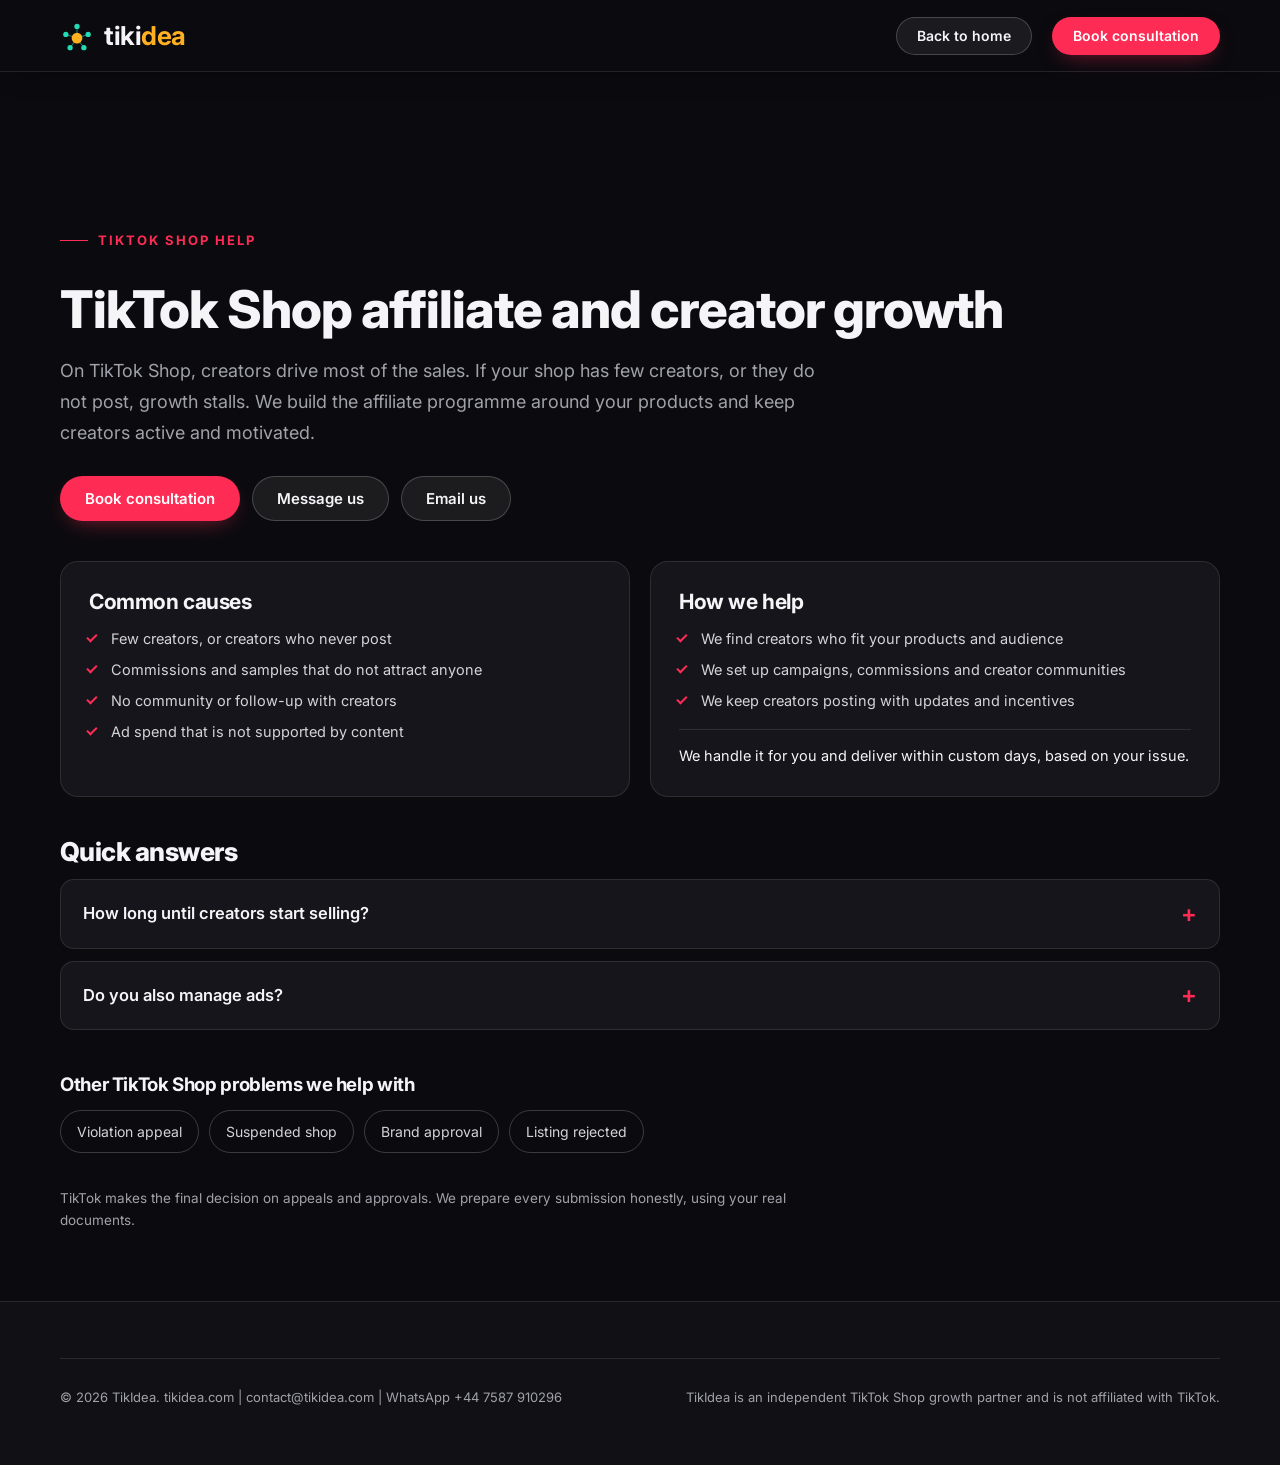
<file: tiktok-shop-affiliate-creators/index.html>
<!DOCTYPE html>
<html lang="en"><head><meta charset="utf-8"><meta name="viewport" content="width=device-width, initial-scale=1">
<title>TikTok Shop Affiliate and Creator Growth | TikIdea</title>
<meta name="description" content="Few creators or low sales on TikTok Shop? TikIdea builds the affiliate programme, finds creators and keeps them posting for UK and US brands.">
<link rel="canonical" href="https://tikidea.com/tiktok-shop-affiliate-creators/">
<meta property="og:title" content="TikTok Shop Affiliate and Creator Growth | TikIdea"><meta property="og:description" content="Few creators or low sales on TikTok Shop? TikIdea builds the affiliate programme, finds creators and keeps them posting for UK and US brands."><meta property="og:type" content="website"><meta property="og:url" content="https://tikidea.com/tiktok-shop-affiliate-creators/"><meta property="og:image" content="https://tikidea.com/img/og-image.png">
<link rel="icon" href="/favicon.ico" sizes="any"><link rel="icon" type="image/png" sizes="48x48" href="/favicon-48.png"><link rel="apple-touch-icon" href="/apple-touch-icon.png">
<script type="application/ld+json">{"@context": "https://schema.org", "@type": "Service", "name": "TikTok Shop affiliate and creator growth", "provider": {"@type": "ProfessionalService", "name": "TikIdea", "url": "https://tikidea.com"}, "areaServed": ["United Kingdom", "United States"], "description": "Few creators or low sales on TikTok Shop? TikIdea builds the affiliate programme, finds creators and keeps them posting for UK and US brands."}</script><script type="application/ld+json">{"@context": "https://schema.org", "@type": "FAQPage", "mainEntity": [{"@type": "Question", "name": "How long until creators start selling?", "acceptedAnswer": {"@type": "Answer", "text": "It varies by product and offer. We share progress in regular reports and adjust the plan."}}, {"@type": "Question", "name": "Do you also manage ads?", "acceptedAnswer": {"@type": "Answer", "text": "Yes. We run GMV Max and Shop Ads against your margins so ads and creators work together."}}]}</script>
<link rel="preconnect" href="https://fonts.googleapis.com"><link rel="preconnect" href="https://fonts.gstatic.com" crossorigin>
<link href="https://fonts.googleapis.com/css2?family=Inter:wght@400;500;600;700;800&display=swap" rel="stylesheet">
<link rel="stylesheet" href="../site.css">
<style>.pg{padding:150px 0 70px}.pg h1{font-size:clamp(32px,4.4vw,52px);line-height:1.1;margin:14px 0 18px}.pg .intro{max-width:760px;font-size:18px;color:var(--muted);line-height:1.7}.two{display:grid;grid-template-columns:1fr 1fr;gap:20px;margin-top:40px}@media(max-width:760px){.two{grid-template-columns:1fr}}.pg .qa{margin-top:12px}.other{display:flex;flex-wrap:wrap;gap:10px;margin-top:14px}.other a{padding:9px 16px;border:1px solid var(--border-strong);border-radius:999px;color:var(--body);text-decoration:none;font-size:14px}.other a:hover{border-color:var(--gold);color:var(--gold)}</style>
</head><body>
<nav id="nav" class="sc"><div class="wrap"><a href="/" class="logo" aria-label="TikIdea home"><svg class="mark" viewBox="0 0 64 64" width="34" height="34" aria-hidden="true"><g stroke="#25d9b5" stroke-width="1.6" stroke-linecap="round" opacity=".75"><line x1="32" y1="36" x2="32" y2="14"/><line x1="32" y1="36" x2="53" y2="29"/><line x1="32" y1="36" x2="45" y2="54"/><line x1="32" y1="36" x2="19" y2="54"/><line x1="32" y1="36" x2="11" y2="29"/></g><circle class="hub" cx="32" cy="36" r="10" fill="#ffb020"/><circle class="d" style="animation-delay:0s" cx="32" cy="14" r="5" fill="#25d9b5"/><circle class="d" style="animation-delay:.4s" cx="53" cy="29" r="5" fill="#25d9b5"/><circle class="d" style="animation-delay:.8s" cx="45" cy="54" r="5" fill="#25d9b5"/><circle class="d" style="animation-delay:1.2s" cx="19" cy="54" r="5" fill="#25d9b5"/><circle class="d" style="animation-delay:1.6s" cx="11" cy="29" r="5" fill="#25d9b5"/></svg><span>tiki<em>dea</em></span></a>
<div class="navr"><a href="/" class="btn btn-s navbtn" style="margin-right:8px">Back to home</a><a href="https://wa.me/447587910296?text=Hi%20TikIdea%2C%20I%27d%20like%20to%20book%20a%20consultation:%20TikTok%20Shop%20affiliate%20and%20creator%20growth." target="_blank" rel="noopener" class="btn btn-p navbtn">Book consultation</a></div></div></nav>
<main>
<section class="pg"><div class="wrap">
<div class="eyebrow">TikTok Shop help</div>
<h1>TikTok Shop affiliate and creator growth</h1>
<p class="intro">On TikTok Shop, creators drive most of the sales. If your shop has few creators, or they do not post, growth stalls. We build the affiliate programme around your products and keep creators active and motivated.</p>
<div class="cta" style="justify-content:flex-start;margin-top:28px"><a class="btn btn-p" href="https://wa.me/447587910296?text=Hi%20TikIdea%2C%20I%27d%20like%20to%20book%20a%20consultation:%20TikTok%20Shop%20affiliate%20and%20creator%20growth." target="_blank" rel="noopener">Book consultation</a><a class="btn btn-s" href="https://wa.me/447587910296?text=Hi%20TikIdea%2C%20I%20want%20more%20creators%20and%20sales%20on%20my%20TikTok%20Shop%20and%20need%20help." target="_blank" rel="noopener">Message us</a><a class="btn btn-s" href="mailto:contact@tikidea.com?subject=Help%20with:%20TikTok%20Shop%20affiliate%20and%20creator%20growth">Email us</a></div>
<div class="two">
<div class="card"><h3>Common causes</h3><ul class="chk"><li>Few creators, or creators who never post</li><li>Commissions and samples that do not attract anyone</li><li>No community or follow-up with creators</li><li>Ad spend that is not supported by content</li></ul></div>
<div class="card"><h3>How we help</h3><ul class="chk"><li>We find creators who fit your products and audience</li><li>We set up campaigns, commissions and creator communities</li><li>We keep creators posting with updates and incentives</li></ul><p class="fix" style="margin-top:14px">We handle it for you and deliver within custom days, based on your issue.</p></div>
</div>
<div style="margin-top:40px"><h2 style="font-size:26px">Quick answers</h2><details class="qa"><summary>How long until creators start selling?</summary><p>It varies by product and offer. We share progress in regular reports and adjust the plan.</p></details><details class="qa"><summary>Do you also manage ads?</summary><p>Yes. We run GMV Max and Shop Ads against your margins so ads and creators work together.</p></details></div>
<div style="margin-top:44px"><h3>Other TikTok Shop problems we help with</h3><div class="other"><a href="../tiktok-shop-violation-appeal/">Violation appeal</a><a href="../tiktok-shop-suspended-reinstatement/">Suspended shop</a><a href="../tiktok-shop-brand-approval/">Brand approval</a><a href="../tiktok-shop-listing-rejected/">Listing rejected</a></div></div>
<p class="note" style="margin-top:34px">TikTok makes the final decision on appeals and approvals. We prepare every submission honestly, using your real documents.</p>
</div></section></main>
<footer><div class="wrap legal" style="padding:28px 0"><span>&copy; 2026 TikIdea. <a href="/" style="color:inherit">tikidea.com</a> | contact@tikidea.com | WhatsApp +44 7587 910296</span><span>TikIdea is an independent TikTok Shop growth partner and is not affiliated with TikTok.</span></div></footer>
</body></html>
</file>
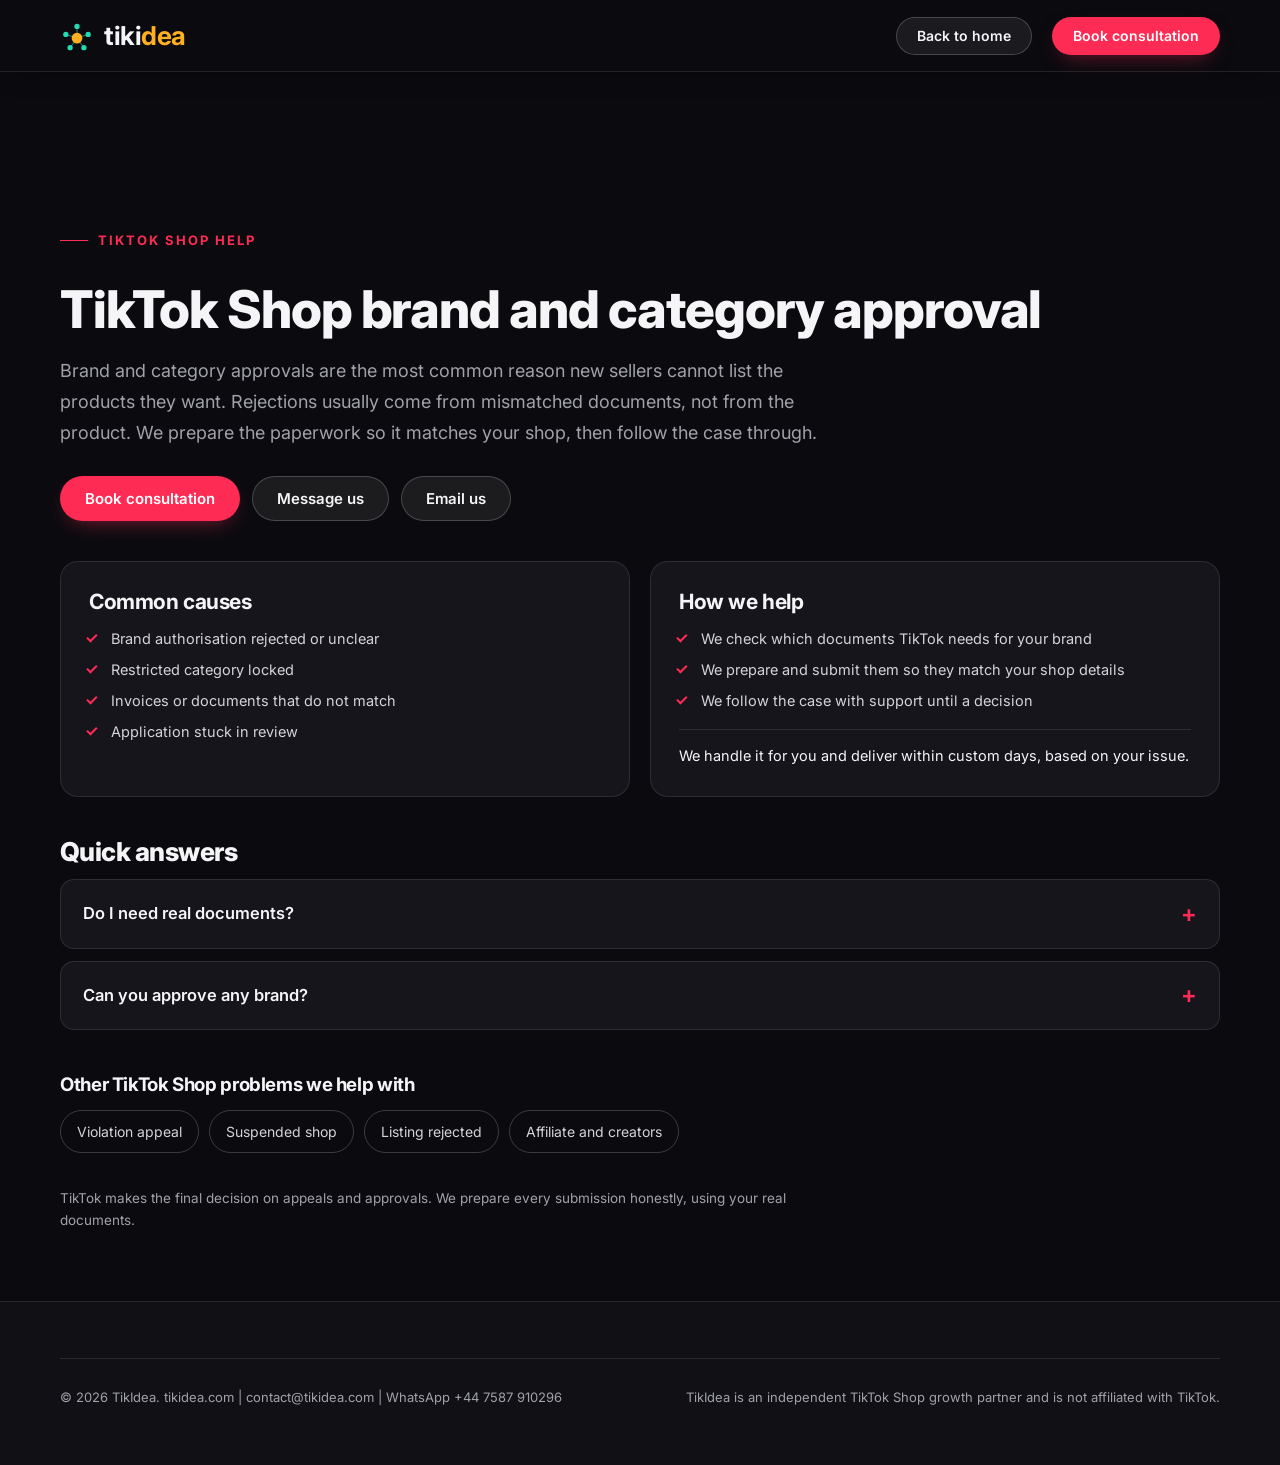
<file: tiktok-shop-brand-approval/index.html>
<!DOCTYPE html>
<html lang="en"><head><meta charset="utf-8"><meta name="viewport" content="width=device-width, initial-scale=1">
<title>TikTok Shop Brand and Category Approval Help | TikIdea</title>
<meta name="description" content="Brand authorisation or category approval rejected on TikTok Shop? TikIdea prepares the documents and follows up with support for UK and US sellers.">
<link rel="canonical" href="https://tikidea.com/tiktok-shop-brand-approval/">
<meta property="og:title" content="TikTok Shop Brand and Category Approval Help | TikIdea"><meta property="og:description" content="Brand authorisation or category approval rejected on TikTok Shop? TikIdea prepares the documents and follows up with support for UK and US sellers."><meta property="og:type" content="website"><meta property="og:url" content="https://tikidea.com/tiktok-shop-brand-approval/"><meta property="og:image" content="https://tikidea.com/img/og-image.png">
<link rel="icon" href="/favicon.ico" sizes="any"><link rel="icon" type="image/png" sizes="48x48" href="/favicon-48.png"><link rel="apple-touch-icon" href="/apple-touch-icon.png">
<script type="application/ld+json">{"@context": "https://schema.org", "@type": "Service", "name": "TikTok Shop brand and category approval", "provider": {"@type": "ProfessionalService", "name": "TikIdea", "url": "https://tikidea.com"}, "areaServed": ["United Kingdom", "United States"], "description": "Brand authorisation or category approval rejected on TikTok Shop? TikIdea prepares the documents and follows up with support for UK and US sellers."}</script><script type="application/ld+json">{"@context": "https://schema.org", "@type": "FAQPage", "mainEntity": [{"@type": "Question", "name": "Do I need real documents?", "acceptedAnswer": {"@type": "Answer", "text": "Yes. We only work with real invoices and authorisation. We never fake or alter documents."}}, {"@type": "Question", "name": "Can you approve any brand?", "acceptedAnswer": {"@type": "Answer", "text": "No. It depends on the brand and your proof. We tell you honestly after a quick review."}}]}</script>
<link rel="preconnect" href="https://fonts.googleapis.com"><link rel="preconnect" href="https://fonts.gstatic.com" crossorigin>
<link href="https://fonts.googleapis.com/css2?family=Inter:wght@400;500;600;700;800&display=swap" rel="stylesheet">
<link rel="stylesheet" href="../site.css">
<style>.pg{padding:150px 0 70px}.pg h1{font-size:clamp(32px,4.4vw,52px);line-height:1.1;margin:14px 0 18px}.pg .intro{max-width:760px;font-size:18px;color:var(--muted);line-height:1.7}.two{display:grid;grid-template-columns:1fr 1fr;gap:20px;margin-top:40px}@media(max-width:760px){.two{grid-template-columns:1fr}}.pg .qa{margin-top:12px}.other{display:flex;flex-wrap:wrap;gap:10px;margin-top:14px}.other a{padding:9px 16px;border:1px solid var(--border-strong);border-radius:999px;color:var(--body);text-decoration:none;font-size:14px}.other a:hover{border-color:var(--gold);color:var(--gold)}</style>
</head><body>
<nav id="nav" class="sc"><div class="wrap"><a href="/" class="logo" aria-label="TikIdea home"><svg class="mark" viewBox="0 0 64 64" width="34" height="34" aria-hidden="true"><g stroke="#25d9b5" stroke-width="1.6" stroke-linecap="round" opacity=".75"><line x1="32" y1="36" x2="32" y2="14"/><line x1="32" y1="36" x2="53" y2="29"/><line x1="32" y1="36" x2="45" y2="54"/><line x1="32" y1="36" x2="19" y2="54"/><line x1="32" y1="36" x2="11" y2="29"/></g><circle class="hub" cx="32" cy="36" r="10" fill="#ffb020"/><circle class="d" style="animation-delay:0s" cx="32" cy="14" r="5" fill="#25d9b5"/><circle class="d" style="animation-delay:.4s" cx="53" cy="29" r="5" fill="#25d9b5"/><circle class="d" style="animation-delay:.8s" cx="45" cy="54" r="5" fill="#25d9b5"/><circle class="d" style="animation-delay:1.2s" cx="19" cy="54" r="5" fill="#25d9b5"/><circle class="d" style="animation-delay:1.6s" cx="11" cy="29" r="5" fill="#25d9b5"/></svg><span>tiki<em>dea</em></span></a>
<div class="navr"><a href="/" class="btn btn-s navbtn" style="margin-right:8px">Back to home</a><a href="https://wa.me/447587910296?text=Hi%20TikIdea%2C%20I%27d%20like%20to%20book%20a%20consultation:%20TikTok%20Shop%20brand%20and%20category%20approval." target="_blank" rel="noopener" class="btn btn-p navbtn">Book consultation</a></div></div></nav>
<main>
<section class="pg"><div class="wrap">
<div class="eyebrow">TikTok Shop help</div>
<h1>TikTok Shop brand and category approval</h1>
<p class="intro">Brand and category approvals are the most common reason new sellers cannot list the products they want. Rejections usually come from mismatched documents, not from the product. We prepare the paperwork so it matches your shop, then follow the case through.</p>
<div class="cta" style="justify-content:flex-start;margin-top:28px"><a class="btn btn-p" href="https://wa.me/447587910296?text=Hi%20TikIdea%2C%20I%27d%20like%20to%20book%20a%20consultation:%20TikTok%20Shop%20brand%20and%20category%20approval." target="_blank" rel="noopener">Book consultation</a><a class="btn btn-s" href="https://wa.me/447587910296?text=Hi%20TikIdea%2C%20my%20brand%20or%20category%20approval%20on%20TikTok%20Shop%20was%20rejected%20and%20I%20need%20help." target="_blank" rel="noopener">Message us</a><a class="btn btn-s" href="mailto:contact@tikidea.com?subject=Help%20with:%20TikTok%20Shop%20brand%20and%20category%20approval">Email us</a></div>
<div class="two">
<div class="card"><h3>Common causes</h3><ul class="chk"><li>Brand authorisation rejected or unclear</li><li>Restricted category locked</li><li>Invoices or documents that do not match</li><li>Application stuck in review</li></ul></div>
<div class="card"><h3>How we help</h3><ul class="chk"><li>We check which documents TikTok needs for your brand</li><li>We prepare and submit them so they match your shop details</li><li>We follow the case with support until a decision</li></ul><p class="fix" style="margin-top:14px">We handle it for you and deliver within custom days, based on your issue.</p></div>
</div>
<div style="margin-top:40px"><h2 style="font-size:26px">Quick answers</h2><details class="qa"><summary>Do I need real documents?</summary><p>Yes. We only work with real invoices and authorisation. We never fake or alter documents.</p></details><details class="qa"><summary>Can you approve any brand?</summary><p>No. It depends on the brand and your proof. We tell you honestly after a quick review.</p></details></div>
<div style="margin-top:44px"><h3>Other TikTok Shop problems we help with</h3><div class="other"><a href="../tiktok-shop-violation-appeal/">Violation appeal</a><a href="../tiktok-shop-suspended-reinstatement/">Suspended shop</a><a href="../tiktok-shop-listing-rejected/">Listing rejected</a><a href="../tiktok-shop-affiliate-creators/">Affiliate and creators</a></div></div>
<p class="note" style="margin-top:34px">TikTok makes the final decision on appeals and approvals. We prepare every submission honestly, using your real documents.</p>
</div></section></main>
<footer><div class="wrap legal" style="padding:28px 0"><span>&copy; 2026 TikIdea. <a href="/" style="color:inherit">tikidea.com</a> | contact@tikidea.com | WhatsApp +44 7587 910296</span><span>TikIdea is an independent TikTok Shop growth partner and is not affiliated with TikTok.</span></div></footer>
</body></html>
</file>
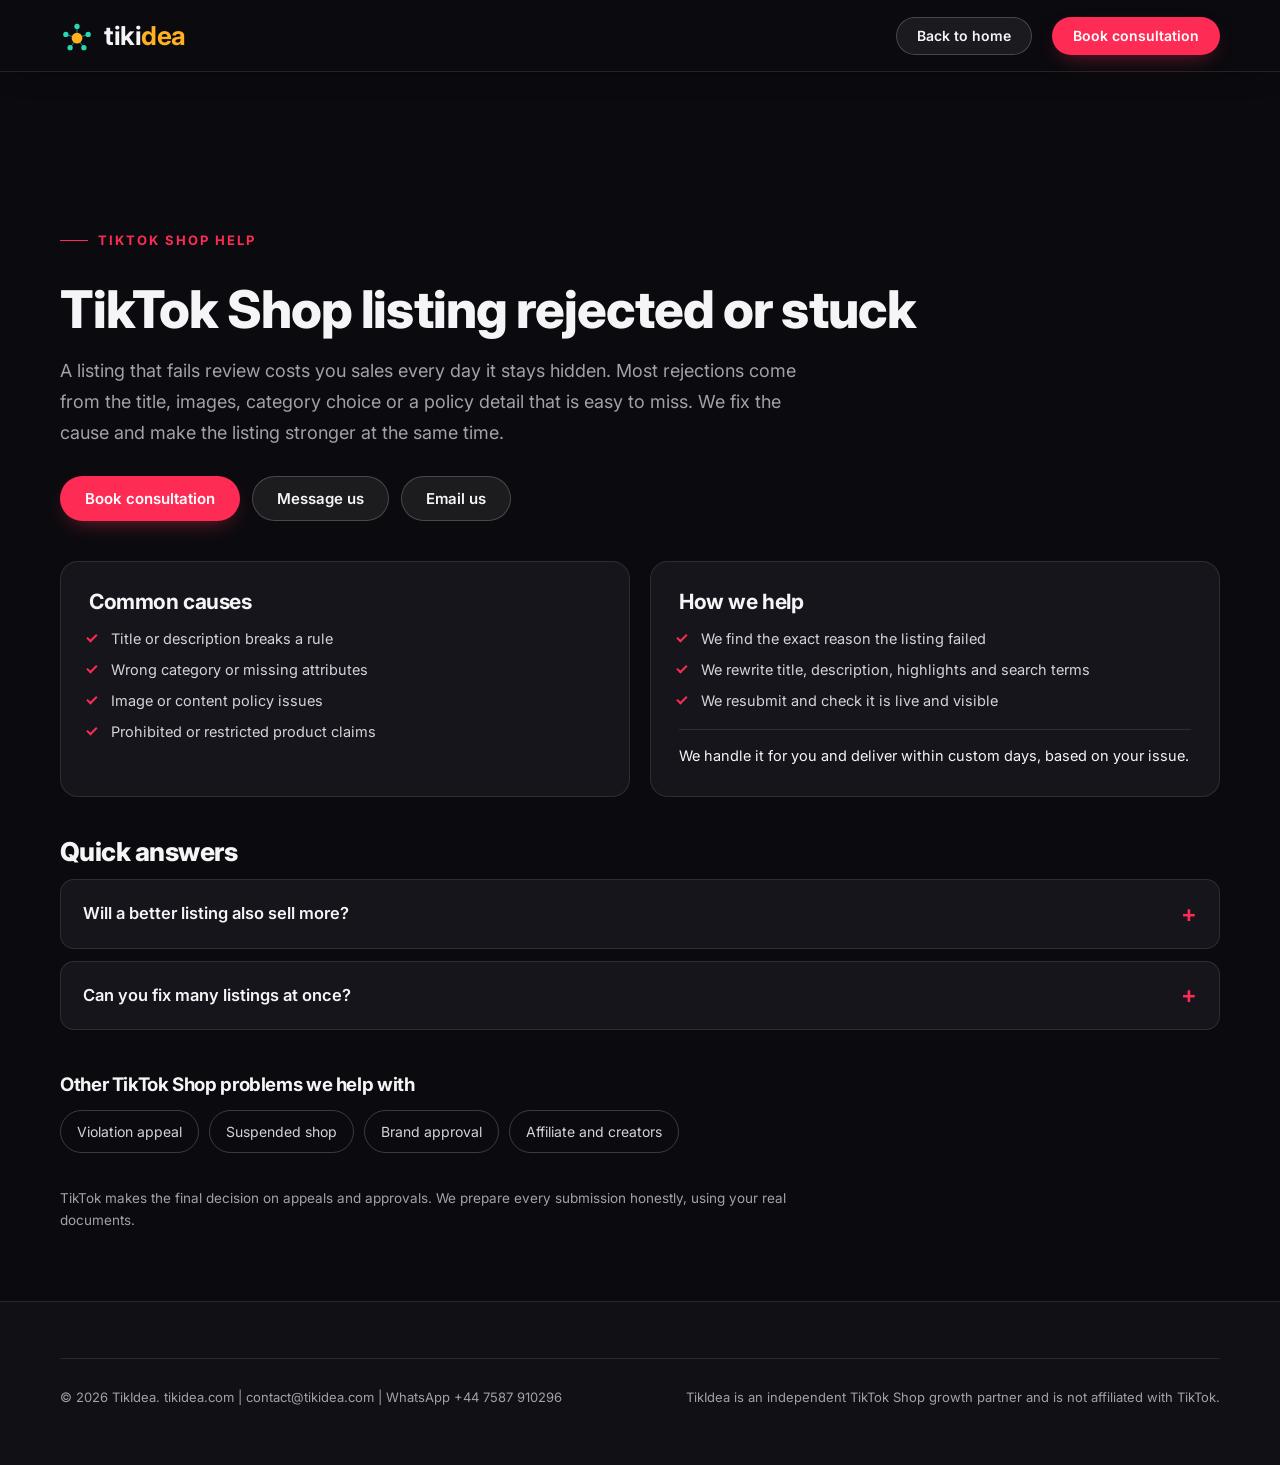
<file: tiktok-shop-listing-rejected/index.html>
<!DOCTYPE html>
<html lang="en"><head><meta charset="utf-8"><meta name="viewport" content="width=device-width, initial-scale=1">
<title>TikTok Shop Listing Rejected or Stuck in Review? | TikIdea</title>
<meta name="description" content="TikTok Shop product listing rejected, frozen or stuck in review? TikIdea fixes titles, content and compliance so listings pass and sell.">
<link rel="canonical" href="https://tikidea.com/tiktok-shop-listing-rejected/">
<meta property="og:title" content="TikTok Shop Listing Rejected or Stuck in Review? | TikIdea"><meta property="og:description" content="TikTok Shop product listing rejected, frozen or stuck in review? TikIdea fixes titles, content and compliance so listings pass and sell."><meta property="og:type" content="website"><meta property="og:url" content="https://tikidea.com/tiktok-shop-listing-rejected/"><meta property="og:image" content="https://tikidea.com/img/og-image.png">
<link rel="icon" href="/favicon.ico" sizes="any"><link rel="icon" type="image/png" sizes="48x48" href="/favicon-48.png"><link rel="apple-touch-icon" href="/apple-touch-icon.png">
<script type="application/ld+json">{"@context": "https://schema.org", "@type": "Service", "name": "TikTok Shop listing rejected or stuck", "provider": {"@type": "ProfessionalService", "name": "TikIdea", "url": "https://tikidea.com"}, "areaServed": ["United Kingdom", "United States"], "description": "TikTok Shop product listing rejected, frozen or stuck in review? TikIdea fixes titles, content and compliance so listings pass and sell."}</script><script type="application/ld+json">{"@context": "https://schema.org", "@type": "FAQPage", "mainEntity": [{"@type": "Question", "name": "Will a better listing also sell more?", "acceptedAnswer": {"@type": "Answer", "text": "A clear, compliant listing helps visibility and conversion, but sales also depend on price, content and creators."}}, {"@type": "Question", "name": "Can you fix many listings at once?", "acceptedAnswer": {"@type": "Answer", "text": "Yes. Tell us how many products you have and we will agree a plan."}}]}</script>
<link rel="preconnect" href="https://fonts.googleapis.com"><link rel="preconnect" href="https://fonts.gstatic.com" crossorigin>
<link href="https://fonts.googleapis.com/css2?family=Inter:wght@400;500;600;700;800&display=swap" rel="stylesheet">
<link rel="stylesheet" href="../site.css">
<style>.pg{padding:150px 0 70px}.pg h1{font-size:clamp(32px,4.4vw,52px);line-height:1.1;margin:14px 0 18px}.pg .intro{max-width:760px;font-size:18px;color:var(--muted);line-height:1.7}.two{display:grid;grid-template-columns:1fr 1fr;gap:20px;margin-top:40px}@media(max-width:760px){.two{grid-template-columns:1fr}}.pg .qa{margin-top:12px}.other{display:flex;flex-wrap:wrap;gap:10px;margin-top:14px}.other a{padding:9px 16px;border:1px solid var(--border-strong);border-radius:999px;color:var(--body);text-decoration:none;font-size:14px}.other a:hover{border-color:var(--gold);color:var(--gold)}</style>
</head><body>
<nav id="nav" class="sc"><div class="wrap"><a href="/" class="logo" aria-label="TikIdea home"><svg class="mark" viewBox="0 0 64 64" width="34" height="34" aria-hidden="true"><g stroke="#25d9b5" stroke-width="1.6" stroke-linecap="round" opacity=".75"><line x1="32" y1="36" x2="32" y2="14"/><line x1="32" y1="36" x2="53" y2="29"/><line x1="32" y1="36" x2="45" y2="54"/><line x1="32" y1="36" x2="19" y2="54"/><line x1="32" y1="36" x2="11" y2="29"/></g><circle class="hub" cx="32" cy="36" r="10" fill="#ffb020"/><circle class="d" style="animation-delay:0s" cx="32" cy="14" r="5" fill="#25d9b5"/><circle class="d" style="animation-delay:.4s" cx="53" cy="29" r="5" fill="#25d9b5"/><circle class="d" style="animation-delay:.8s" cx="45" cy="54" r="5" fill="#25d9b5"/><circle class="d" style="animation-delay:1.2s" cx="19" cy="54" r="5" fill="#25d9b5"/><circle class="d" style="animation-delay:1.6s" cx="11" cy="29" r="5" fill="#25d9b5"/></svg><span>tiki<em>dea</em></span></a>
<div class="navr"><a href="/" class="btn btn-s navbtn" style="margin-right:8px">Back to home</a><a href="https://wa.me/447587910296?text=Hi%20TikIdea%2C%20I%27d%20like%20to%20book%20a%20consultation:%20TikTok%20Shop%20listing%20rejected%20or%20stuck." target="_blank" rel="noopener" class="btn btn-p navbtn">Book consultation</a></div></div></nav>
<main>
<section class="pg"><div class="wrap">
<div class="eyebrow">TikTok Shop help</div>
<h1>TikTok Shop listing rejected or stuck</h1>
<p class="intro">A listing that fails review costs you sales every day it stays hidden. Most rejections come from the title, images, category choice or a policy detail that is easy to miss. We fix the cause and make the listing stronger at the same time.</p>
<div class="cta" style="justify-content:flex-start;margin-top:28px"><a class="btn btn-p" href="https://wa.me/447587910296?text=Hi%20TikIdea%2C%20I%27d%20like%20to%20book%20a%20consultation:%20TikTok%20Shop%20listing%20rejected%20or%20stuck." target="_blank" rel="noopener">Book consultation</a><a class="btn btn-s" href="https://wa.me/447587910296?text=Hi%20TikIdea%2C%20my%20TikTok%20Shop%20listings%20are%20rejected%20or%20stuck%20and%20I%20need%20help." target="_blank" rel="noopener">Message us</a><a class="btn btn-s" href="mailto:contact@tikidea.com?subject=Help%20with:%20TikTok%20Shop%20listing%20rejected%20or%20stuck">Email us</a></div>
<div class="two">
<div class="card"><h3>Common causes</h3><ul class="chk"><li>Title or description breaks a rule</li><li>Wrong category or missing attributes</li><li>Image or content policy issues</li><li>Prohibited or restricted product claims</li></ul></div>
<div class="card"><h3>How we help</h3><ul class="chk"><li>We find the exact reason the listing failed</li><li>We rewrite title, description, highlights and search terms</li><li>We resubmit and check it is live and visible</li></ul><p class="fix" style="margin-top:14px">We handle it for you and deliver within custom days, based on your issue.</p></div>
</div>
<div style="margin-top:40px"><h2 style="font-size:26px">Quick answers</h2><details class="qa"><summary>Will a better listing also sell more?</summary><p>A clear, compliant listing helps visibility and conversion, but sales also depend on price, content and creators.</p></details><details class="qa"><summary>Can you fix many listings at once?</summary><p>Yes. Tell us how many products you have and we will agree a plan.</p></details></div>
<div style="margin-top:44px"><h3>Other TikTok Shop problems we help with</h3><div class="other"><a href="../tiktok-shop-violation-appeal/">Violation appeal</a><a href="../tiktok-shop-suspended-reinstatement/">Suspended shop</a><a href="../tiktok-shop-brand-approval/">Brand approval</a><a href="../tiktok-shop-affiliate-creators/">Affiliate and creators</a></div></div>
<p class="note" style="margin-top:34px">TikTok makes the final decision on appeals and approvals. We prepare every submission honestly, using your real documents.</p>
</div></section></main>
<footer><div class="wrap legal" style="padding:28px 0"><span>&copy; 2026 TikIdea. <a href="/" style="color:inherit">tikidea.com</a> | contact@tikidea.com | WhatsApp +44 7587 910296</span><span>TikIdea is an independent TikTok Shop growth partner and is not affiliated with TikTok.</span></div></footer>
</body></html>
</file>
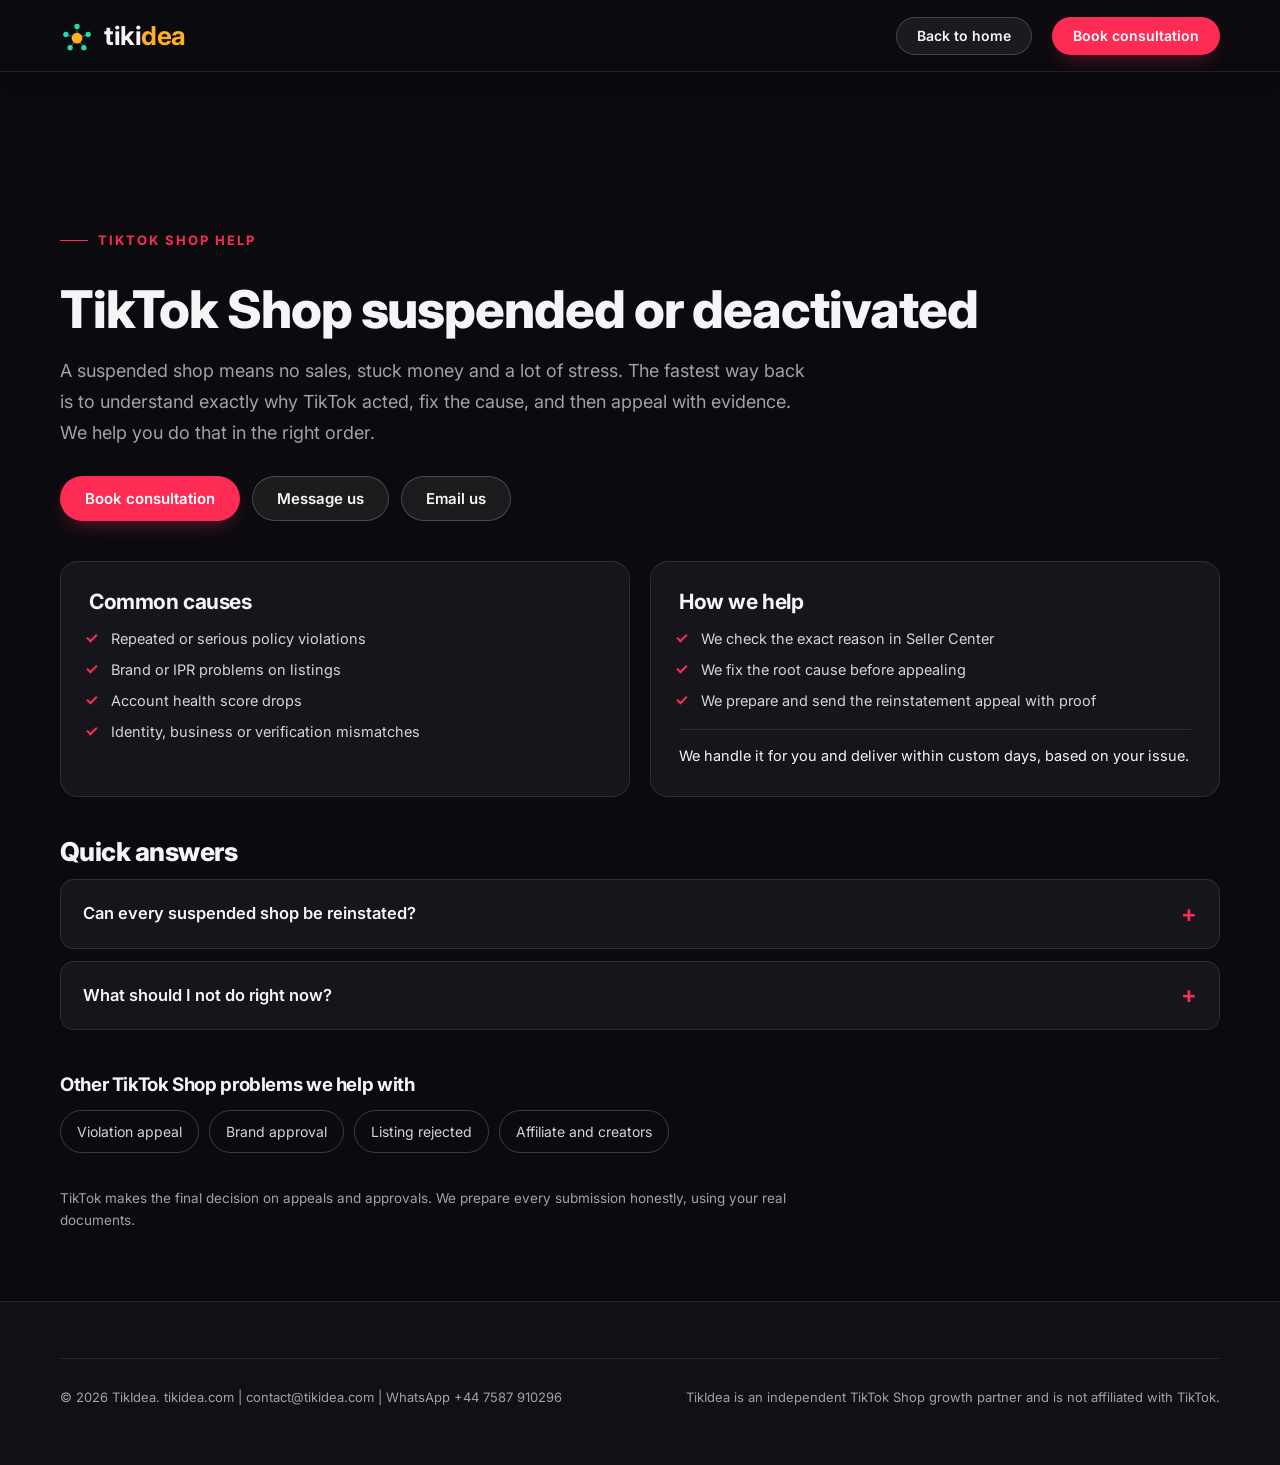
<file: tiktok-shop-suspended-reinstatement/index.html>
<!DOCTYPE html>
<html lang="en"><head><meta charset="utf-8"><meta name="viewport" content="width=device-width, initial-scale=1">
<title>TikTok Shop Suspended or Deactivated? Reinstatement Help | TikIdea</title>
<meta name="description" content="TikTok Shop suspended or deactivated? TikIdea finds the root cause and prepares the reinstatement appeal for UK and US sellers.">
<link rel="canonical" href="https://tikidea.com/tiktok-shop-suspended-reinstatement/">
<meta property="og:title" content="TikTok Shop Suspended or Deactivated? Reinstatement Help | TikIdea"><meta property="og:description" content="TikTok Shop suspended or deactivated? TikIdea finds the root cause and prepares the reinstatement appeal for UK and US sellers."><meta property="og:type" content="website"><meta property="og:url" content="https://tikidea.com/tiktok-shop-suspended-reinstatement/"><meta property="og:image" content="https://tikidea.com/img/og-image.png">
<link rel="icon" href="/favicon.ico" sizes="any"><link rel="icon" type="image/png" sizes="48x48" href="/favicon-48.png"><link rel="apple-touch-icon" href="/apple-touch-icon.png">
<script type="application/ld+json">{"@context": "https://schema.org", "@type": "Service", "name": "TikTok Shop suspended or deactivated", "provider": {"@type": "ProfessionalService", "name": "TikIdea", "url": "https://tikidea.com"}, "areaServed": ["United Kingdom", "United States"], "description": "TikTok Shop suspended or deactivated? TikIdea finds the root cause and prepares the reinstatement appeal for UK and US sellers."}</script><script type="application/ld+json">{"@context": "https://schema.org", "@type": "FAQPage", "mainEntity": [{"@type": "Question", "name": "Can every suspended shop be reinstated?", "acceptedAnswer": {"@type": "Answer", "text": "No, it depends on the reason and the evidence. We give you an honest view after reviewing the case, before any work starts."}}, {"@type": "Question", "name": "What should I not do right now?", "acceptedAnswer": {"@type": "Answer", "text": "Do not open a second shop or send repeated vague appeals. That can make the case harder. Contact us first."}}]}</script>
<link rel="preconnect" href="https://fonts.googleapis.com"><link rel="preconnect" href="https://fonts.gstatic.com" crossorigin>
<link href="https://fonts.googleapis.com/css2?family=Inter:wght@400;500;600;700;800&display=swap" rel="stylesheet">
<link rel="stylesheet" href="../site.css">
<style>.pg{padding:150px 0 70px}.pg h1{font-size:clamp(32px,4.4vw,52px);line-height:1.1;margin:14px 0 18px}.pg .intro{max-width:760px;font-size:18px;color:var(--muted);line-height:1.7}.two{display:grid;grid-template-columns:1fr 1fr;gap:20px;margin-top:40px}@media(max-width:760px){.two{grid-template-columns:1fr}}.pg .qa{margin-top:12px}.other{display:flex;flex-wrap:wrap;gap:10px;margin-top:14px}.other a{padding:9px 16px;border:1px solid var(--border-strong);border-radius:999px;color:var(--body);text-decoration:none;font-size:14px}.other a:hover{border-color:var(--gold);color:var(--gold)}</style>
</head><body>
<nav id="nav" class="sc"><div class="wrap"><a href="/" class="logo" aria-label="TikIdea home"><svg class="mark" viewBox="0 0 64 64" width="34" height="34" aria-hidden="true"><g stroke="#25d9b5" stroke-width="1.6" stroke-linecap="round" opacity=".75"><line x1="32" y1="36" x2="32" y2="14"/><line x1="32" y1="36" x2="53" y2="29"/><line x1="32" y1="36" x2="45" y2="54"/><line x1="32" y1="36" x2="19" y2="54"/><line x1="32" y1="36" x2="11" y2="29"/></g><circle class="hub" cx="32" cy="36" r="10" fill="#ffb020"/><circle class="d" style="animation-delay:0s" cx="32" cy="14" r="5" fill="#25d9b5"/><circle class="d" style="animation-delay:.4s" cx="53" cy="29" r="5" fill="#25d9b5"/><circle class="d" style="animation-delay:.8s" cx="45" cy="54" r="5" fill="#25d9b5"/><circle class="d" style="animation-delay:1.2s" cx="19" cy="54" r="5" fill="#25d9b5"/><circle class="d" style="animation-delay:1.6s" cx="11" cy="29" r="5" fill="#25d9b5"/></svg><span>tiki<em>dea</em></span></a>
<div class="navr"><a href="/" class="btn btn-s navbtn" style="margin-right:8px">Back to home</a><a href="https://wa.me/447587910296?text=Hi%20TikIdea%2C%20I%27d%20like%20to%20book%20a%20consultation:%20TikTok%20Shop%20suspended%20or%20deactivated." target="_blank" rel="noopener" class="btn btn-p navbtn">Book consultation</a></div></div></nav>
<main>
<section class="pg"><div class="wrap">
<div class="eyebrow">TikTok Shop help</div>
<h1>TikTok Shop suspended or deactivated</h1>
<p class="intro">A suspended shop means no sales, stuck money and a lot of stress. The fastest way back is to understand exactly why TikTok acted, fix the cause, and then appeal with evidence. We help you do that in the right order.</p>
<div class="cta" style="justify-content:flex-start;margin-top:28px"><a class="btn btn-p" href="https://wa.me/447587910296?text=Hi%20TikIdea%2C%20I%27d%20like%20to%20book%20a%20consultation:%20TikTok%20Shop%20suspended%20or%20deactivated." target="_blank" rel="noopener">Book consultation</a><a class="btn btn-s" href="https://wa.me/447587910296?text=Hi%20TikIdea%2C%20my%20TikTok%20Shop%20is%20suspended%20and%20I%20need%20help%20to%20get%20it%20reinstated." target="_blank" rel="noopener">Message us</a><a class="btn btn-s" href="mailto:contact@tikidea.com?subject=Help%20with:%20TikTok%20Shop%20suspended%20or%20deactivated">Email us</a></div>
<div class="two">
<div class="card"><h3>Common causes</h3><ul class="chk"><li>Repeated or serious policy violations</li><li>Brand or IPR problems on listings</li><li>Account health score drops</li><li>Identity, business or verification mismatches</li></ul></div>
<div class="card"><h3>How we help</h3><ul class="chk"><li>We check the exact reason in Seller Center</li><li>We fix the root cause before appealing</li><li>We prepare and send the reinstatement appeal with proof</li></ul><p class="fix" style="margin-top:14px">We handle it for you and deliver within custom days, based on your issue.</p></div>
</div>
<div style="margin-top:40px"><h2 style="font-size:26px">Quick answers</h2><details class="qa"><summary>Can every suspended shop be reinstated?</summary><p>No, it depends on the reason and the evidence. We give you an honest view after reviewing the case, before any work starts.</p></details><details class="qa"><summary>What should I not do right now?</summary><p>Do not open a second shop or send repeated vague appeals. That can make the case harder. Contact us first.</p></details></div>
<div style="margin-top:44px"><h3>Other TikTok Shop problems we help with</h3><div class="other"><a href="../tiktok-shop-violation-appeal/">Violation appeal</a><a href="../tiktok-shop-brand-approval/">Brand approval</a><a href="../tiktok-shop-listing-rejected/">Listing rejected</a><a href="../tiktok-shop-affiliate-creators/">Affiliate and creators</a></div></div>
<p class="note" style="margin-top:34px">TikTok makes the final decision on appeals and approvals. We prepare every submission honestly, using your real documents.</p>
</div></section></main>
<footer><div class="wrap legal" style="padding:28px 0"><span>&copy; 2026 TikIdea. <a href="/" style="color:inherit">tikidea.com</a> | contact@tikidea.com | WhatsApp +44 7587 910296</span><span>TikIdea is an independent TikTok Shop growth partner and is not affiliated with TikTok.</span></div></footer>
</body></html>
</file>
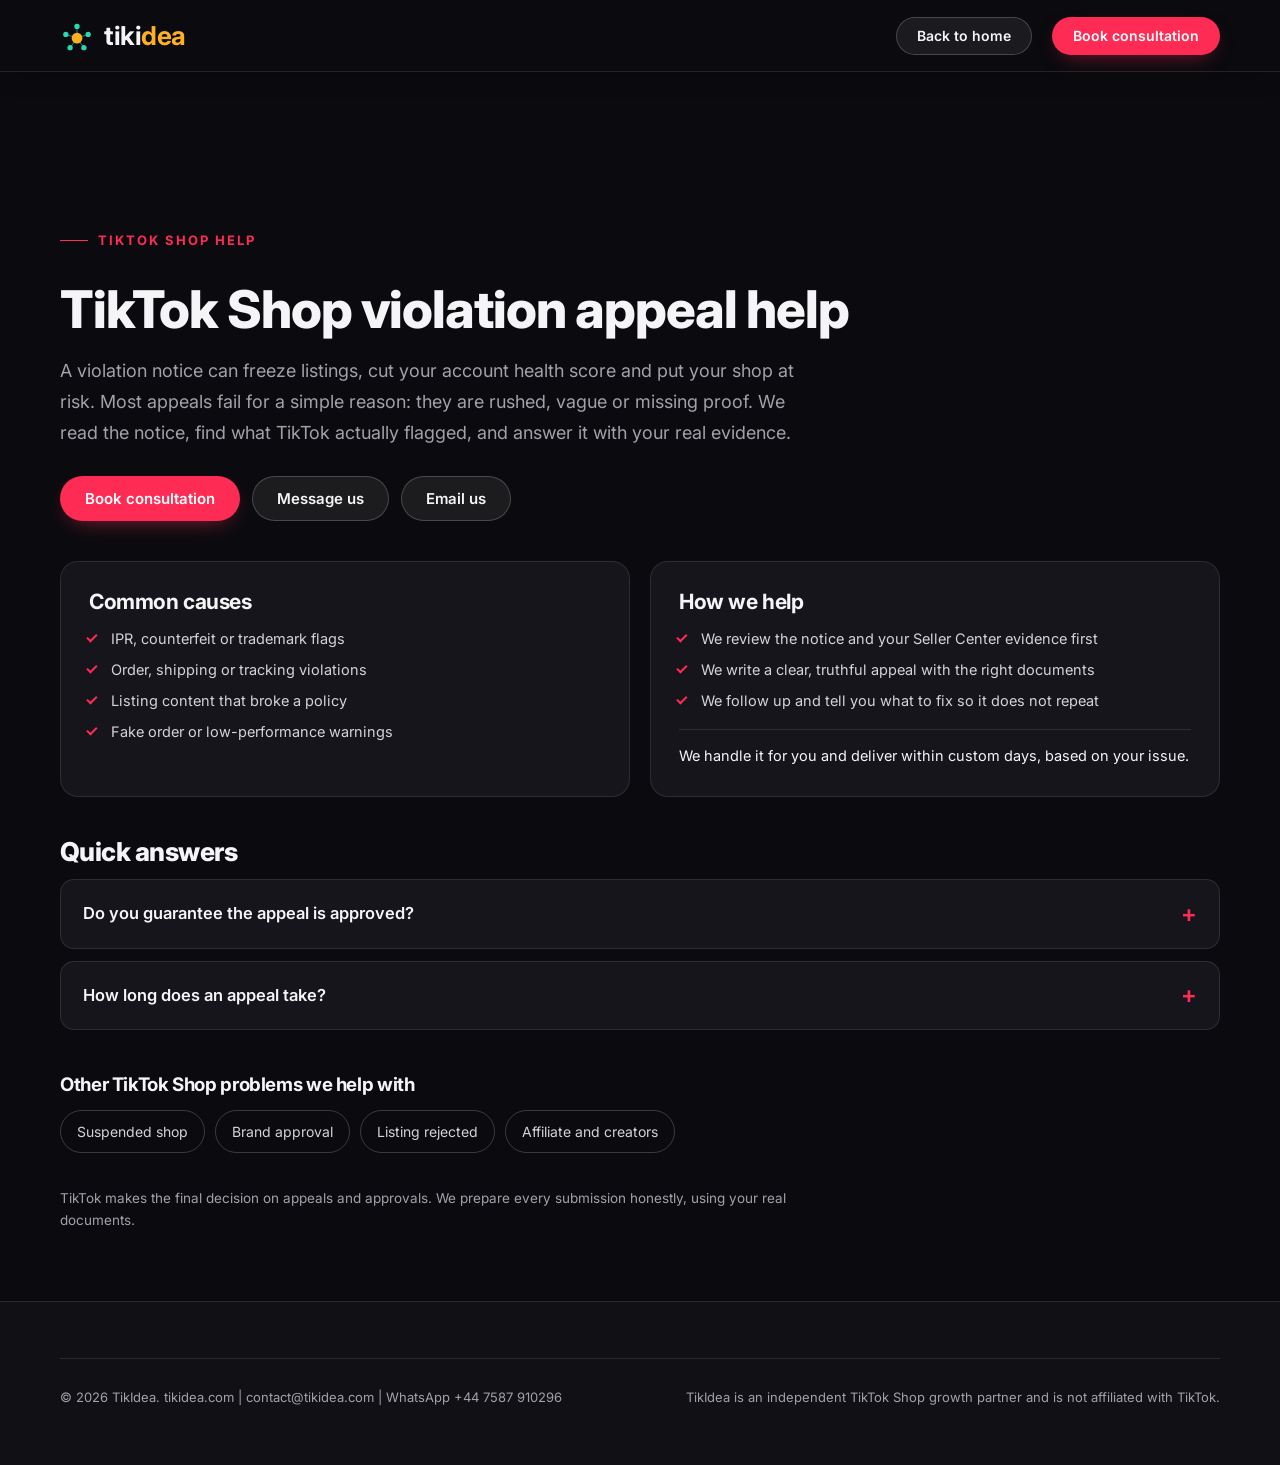
<file: tiktok-shop-violation-appeal/index.html>
<!DOCTYPE html>
<html lang="en"><head><meta charset="utf-8"><meta name="viewport" content="width=device-width, initial-scale=1">
<title>TikTok Shop Violation Appeal Help | TikIdea</title>
<meta name="description" content="Got a TikTok Shop violation or policy warning? TikIdea reviews your Seller Center evidence and prepares a truthful, complete appeal for UK and US sellers.">
<link rel="canonical" href="https://tikidea.com/tiktok-shop-violation-appeal/">
<meta property="og:title" content="TikTok Shop Violation Appeal Help | TikIdea"><meta property="og:description" content="Got a TikTok Shop violation or policy warning? TikIdea reviews your Seller Center evidence and prepares a truthful, complete appeal for UK and US sellers."><meta property="og:type" content="website"><meta property="og:url" content="https://tikidea.com/tiktok-shop-violation-appeal/"><meta property="og:image" content="https://tikidea.com/img/og-image.png">
<link rel="icon" href="/favicon.ico" sizes="any"><link rel="icon" type="image/png" sizes="48x48" href="/favicon-48.png"><link rel="apple-touch-icon" href="/apple-touch-icon.png">
<script type="application/ld+json">{"@context": "https://schema.org", "@type": "Service", "name": "TikTok Shop violation appeal help", "provider": {"@type": "ProfessionalService", "name": "TikIdea", "url": "https://tikidea.com"}, "areaServed": ["United Kingdom", "United States"], "description": "Got a TikTok Shop violation or policy warning? TikIdea reviews your Seller Center evidence and prepares a truthful, complete appeal for UK and US sellers."}</script><script type="application/ld+json">{"@context": "https://schema.org", "@type": "FAQPage", "mainEntity": [{"@type": "Question", "name": "Do you guarantee the appeal is approved?", "acceptedAnswer": {"@type": "Answer", "text": "No. TikTok makes the final decision. What we control is the quality of the appeal and the evidence behind it."}}, {"@type": "Question", "name": "How long does an appeal take?", "acceptedAnswer": {"@type": "Answer", "text": "TikTok sets the review time. We prepare the appeal quickly and agree custom delivery days with you based on the case."}}]}</script>
<link rel="preconnect" href="https://fonts.googleapis.com"><link rel="preconnect" href="https://fonts.gstatic.com" crossorigin>
<link href="https://fonts.googleapis.com/css2?family=Inter:wght@400;500;600;700;800&display=swap" rel="stylesheet">
<link rel="stylesheet" href="../site.css">
<style>.pg{padding:150px 0 70px}.pg h1{font-size:clamp(32px,4.4vw,52px);line-height:1.1;margin:14px 0 18px}.pg .intro{max-width:760px;font-size:18px;color:var(--muted);line-height:1.7}.two{display:grid;grid-template-columns:1fr 1fr;gap:20px;margin-top:40px}@media(max-width:760px){.two{grid-template-columns:1fr}}.pg .qa{margin-top:12px}.other{display:flex;flex-wrap:wrap;gap:10px;margin-top:14px}.other a{padding:9px 16px;border:1px solid var(--border-strong);border-radius:999px;color:var(--body);text-decoration:none;font-size:14px}.other a:hover{border-color:var(--gold);color:var(--gold)}</style>
</head><body>
<nav id="nav" class="sc"><div class="wrap"><a href="/" class="logo" aria-label="TikIdea home"><svg class="mark" viewBox="0 0 64 64" width="34" height="34" aria-hidden="true"><g stroke="#25d9b5" stroke-width="1.6" stroke-linecap="round" opacity=".75"><line x1="32" y1="36" x2="32" y2="14"/><line x1="32" y1="36" x2="53" y2="29"/><line x1="32" y1="36" x2="45" y2="54"/><line x1="32" y1="36" x2="19" y2="54"/><line x1="32" y1="36" x2="11" y2="29"/></g><circle class="hub" cx="32" cy="36" r="10" fill="#ffb020"/><circle class="d" style="animation-delay:0s" cx="32" cy="14" r="5" fill="#25d9b5"/><circle class="d" style="animation-delay:.4s" cx="53" cy="29" r="5" fill="#25d9b5"/><circle class="d" style="animation-delay:.8s" cx="45" cy="54" r="5" fill="#25d9b5"/><circle class="d" style="animation-delay:1.2s" cx="19" cy="54" r="5" fill="#25d9b5"/><circle class="d" style="animation-delay:1.6s" cx="11" cy="29" r="5" fill="#25d9b5"/></svg><span>tiki<em>dea</em></span></a>
<div class="navr"><a href="/" class="btn btn-s navbtn" style="margin-right:8px">Back to home</a><a href="https://wa.me/447587910296?text=Hi%20TikIdea%2C%20I%27d%20like%20to%20book%20a%20consultation:%20TikTok%20Shop%20violation%20appeal%20help." target="_blank" rel="noopener" class="btn btn-p navbtn">Book consultation</a></div></div></nav>
<main>
<section class="pg"><div class="wrap">
<div class="eyebrow">TikTok Shop help</div>
<h1>TikTok Shop violation appeal help</h1>
<p class="intro">A violation notice can freeze listings, cut your account health score and put your shop at risk. Most appeals fail for a simple reason: they are rushed, vague or missing proof. We read the notice, find what TikTok actually flagged, and answer it with your real evidence.</p>
<div class="cta" style="justify-content:flex-start;margin-top:28px"><a class="btn btn-p" href="https://wa.me/447587910296?text=Hi%20TikIdea%2C%20I%27d%20like%20to%20book%20a%20consultation:%20TikTok%20Shop%20violation%20appeal%20help." target="_blank" rel="noopener">Book consultation</a><a class="btn btn-s" href="https://wa.me/447587910296?text=Hi%20TikIdea%2C%20my%20TikTok%20Shop%20got%20a%20violation%20and%20I%20need%20help%20with%20an%20appeal." target="_blank" rel="noopener">Message us</a><a class="btn btn-s" href="mailto:contact@tikidea.com?subject=Help%20with:%20TikTok%20Shop%20violation%20appeal%20help">Email us</a></div>
<div class="two">
<div class="card"><h3>Common causes</h3><ul class="chk"><li>IPR, counterfeit or trademark flags</li><li>Order, shipping or tracking violations</li><li>Listing content that broke a policy</li><li>Fake order or low-performance warnings</li></ul></div>
<div class="card"><h3>How we help</h3><ul class="chk"><li>We review the notice and your Seller Center evidence first</li><li>We write a clear, truthful appeal with the right documents</li><li>We follow up and tell you what to fix so it does not repeat</li></ul><p class="fix" style="margin-top:14px">We handle it for you and deliver within custom days, based on your issue.</p></div>
</div>
<div style="margin-top:40px"><h2 style="font-size:26px">Quick answers</h2><details class="qa"><summary>Do you guarantee the appeal is approved?</summary><p>No. TikTok makes the final decision. What we control is the quality of the appeal and the evidence behind it.</p></details><details class="qa"><summary>How long does an appeal take?</summary><p>TikTok sets the review time. We prepare the appeal quickly and agree custom delivery days with you based on the case.</p></details></div>
<div style="margin-top:44px"><h3>Other TikTok Shop problems we help with</h3><div class="other"><a href="../tiktok-shop-suspended-reinstatement/">Suspended shop</a><a href="../tiktok-shop-brand-approval/">Brand approval</a><a href="../tiktok-shop-listing-rejected/">Listing rejected</a><a href="../tiktok-shop-affiliate-creators/">Affiliate and creators</a></div></div>
<p class="note" style="margin-top:34px">TikTok makes the final decision on appeals and approvals. We prepare every submission honestly, using your real documents.</p>
</div></section></main>
<footer><div class="wrap legal" style="padding:28px 0"><span>&copy; 2026 TikIdea. <a href="/" style="color:inherit">tikidea.com</a> | contact@tikidea.com | WhatsApp +44 7587 910296</span><span>TikIdea is an independent TikTok Shop growth partner and is not affiliated with TikTok.</span></div></footer>
</body></html>
</file>
<file: site.css>
:root{
  --bg:#ffffff;--bg-alt:#f6f7f9;--surface:#ffffff;--surface-2:#f1f2f5;
  --border:rgba(10,10,20,.09);--border-strong:rgba(10,10,20,.18);
  --text:#0f1014;--muted:#5b5f68;--body:#2a2c33;
  --gold:#fe2c55;--gold-soft:rgba(254,44,85,.12);--gold-line:rgba(254,44,85,.4);--on-gold:#ffffff;
  --whatsapp:#25d366;--radius:18px;--shadow:0 10px 30px -14px rgba(20,20,40,.18);--shadow-lg:0 24px 50px -22px rgba(20,20,40,.28);
  --ease:cubic-bezier(.22,1,.36,1);
  --font:"Inter",system-ui,-apple-system,"Segoe UI",Roboto,sans-serif;
  --serif:"Inter",system-ui,-apple-system,"Segoe UI",Roboto,sans-serif;--nav-h:72px;
}
*,*::before,*::after{box-sizing:border-box}
html{scroll-behavior:smooth;scroll-padding-top:calc(var(--nav-h) + 12px)}
body{margin:0;background:var(--bg);color:var(--text);font-family:var(--font);font-size:16px;line-height:1.65;-webkit-font-smoothing:antialiased;animation:page-in .6s var(--ease) both;overflow-x:hidden}
@keyframes page-in{from{opacity:0}to{opacity:1}}
img{max-width:100%;display:block}a{color:inherit;text-decoration:none}
h1,h2,h3{font-family:var(--serif);font-weight:600;color:var(--text);line-height:1.18;letter-spacing:-.01em;margin:0}
p{margin:0}ul{margin:0;padding:0;list-style:none}
:focus-visible{outline:2px solid var(--gold);outline-offset:3px;border-radius:6px}
.wrap{width:min(1160px,100% - 40px);margin-inline:auto}
em{font-style:italic;color:var(--gold)}

/* progress */
.progress{position:fixed;inset:0 0 auto 0;height:3px;z-index:120;pointer-events:none}
.progress span{display:block;height:100%;background:var(--gold);transform:scaleX(0);transform-origin:left}

/* buttons */
.btn{position:relative;overflow:hidden;display:inline-flex;align-items:center;justify-content:center;gap:8px;padding:14px 24px;border-radius:999px;font:600 15px/1 var(--font);white-space:nowrap;border:1px solid transparent;cursor:pointer;transition:transform .35s var(--ease),box-shadow .35s var(--ease),border-color .35s var(--ease)}
.btn::after{content:"";position:absolute;inset:0;background:linear-gradient(110deg,transparent 30%,rgba(255,255,255,.35) 50%,transparent 70%);transform:translateX(-120%);transition:transform .6s var(--ease);pointer-events:none}
.btn:hover{transform:translateY(-2px)}.btn:hover::after{transform:translateX(120%)}
.btn:active{transform:translateY(0) scale(.97)}
.btn-p{background:var(--gold);color:var(--on-gold)}
.btn-p:hover{box-shadow:0 10px 30px -8px rgba(254,44,85,.55),0 0 0 1px rgba(254,44,85,.25)}
.btn-s{background:rgba(10,10,20,.04);border-color:var(--border-strong);color:var(--text)}
.btn-s:hover{border-color:rgba(254,44,85,.5);box-shadow:0 10px 26px -12px rgba(254,44,85,.35)}
.btn-w{background:var(--whatsapp);color:#fff}
.btn-w:hover{box-shadow:0 10px 30px -8px rgba(37,211,102,.5)}
.cta{display:flex;flex-wrap:wrap;gap:12px;justify-content:center}

/* nav */
#nav{position:sticky;top:0;z-index:100;height:var(--nav-h);display:flex;align-items:center}
#nav::before{content:"";position:absolute;inset:0;z-index:-1;background:rgba(255,255,255,.82);backdrop-filter:blur(16px);-webkit-backdrop-filter:blur(16px);border-bottom:1px solid var(--border);box-shadow:0 10px 30px -18px rgba(0,0,0,.8);opacity:0;transition:opacity .4s}
#nav.sc::before{opacity:1}
#nav .wrap{display:flex;align-items:center;justify-content:space-between;gap:18px}
.logo{display:flex;align-items:center;gap:10px;font-family:var(--serif);font-size:26px;font-weight:700;letter-spacing:-.5px}
.logo em{color:#ffb020;font-style:normal}
.mark .d{animation:pulse 2.4s ease-in-out infinite}
.mark .hub{animation:glow 3s ease-in-out infinite alternate;transform-origin:32px 36px}
.links{display:flex;align-items:center;gap:26px}
.links>a,.ddb{color:var(--muted);font-size:14.5px;font-weight:500;background:none;border:0;cursor:pointer;font-family:var(--font);transition:color .25s;padding:6px 0}
.links>a:hover,.ddb:hover{color:var(--text)}
.dd{position:relative}
.ddm{position:absolute;top:100%;left:-16px;min-width:290px;background:rgba(255,255,255,.98);border:1px solid var(--border);border-radius:14px;padding:8px;opacity:0;visibility:hidden;transform:translateY(8px);transition:.25s var(--ease);box-shadow:var(--shadow-lg)}
.dd:hover .ddm,.dd.open .ddm{opacity:1;visibility:visible;transform:none}
.ddm a{display:block;padding:10px 14px;border-radius:9px;color:var(--body);font-size:14px}
.ddm a:hover{background:var(--gold-soft);color:var(--text)}
.navr{display:flex;align-items:center;gap:12px}
.navbtn{padding:11px 20px;font-size:14px}
.burger{display:none;background:none;border:0;width:40px;height:40px;cursor:pointer;flex-direction:column;justify-content:center;gap:5px;align-items:center}
.burger span{width:22px;height:2px;background:var(--text);border-radius:2px;transition:.3s}

/* hero */
.hero{position:relative;overflow:hidden;padding:84px 0 70px;text-align:center;margin-top:calc(var(--nav-h) * -1);padding-top:calc(var(--nav-h) + 84px)}
.blob{position:absolute;border-radius:50%;filter:blur(90px);opacity:.2;pointer-events:none;background:var(--gold);animation:blob 14s ease-in-out infinite alternate}
.blob.b1{width:520px;height:520px;left:-140px;top:-120px;background:#25f4ee;opacity:.28}
.blob.b2{width:420px;height:420px;right:-120px;top:120px;animation-delay:-5s;opacity:.14}
.blob.b3{width:360px;height:360px;left:38%;bottom:-200px;animation-delay:-9s;opacity:.2;background:#25f4ee}
.glow{position:absolute;left:50%;top:0;width:820px;max-width:140%;height:420px;transform:translateX(-50%);background:radial-gradient(closest-side,rgba(254,44,85,.18),transparent 75%);animation:glow 4s ease-in-out infinite alternate;pointer-events:none}
.grid{position:absolute;inset:0;background-image:radial-gradient(rgba(10,10,20,.07) 1px,transparent 1px);background-size:26px 26px;mask-image:radial-gradient(ellipse at 50% 30%,#000 20%,transparent 75%);-webkit-mask-image:radial-gradient(ellipse at 50% 30%,#000 20%,transparent 75%);pointer-events:none}
.hero .wrap{position:relative}
.badge{display:inline-flex;align-items:center;gap:10px;padding:8px 8px 8px 14px;border:1px solid var(--border-strong);border-radius:999px;background:rgba(255,255,255,.8);backdrop-filter:blur(10px);font-size:14px;font-weight:600;animation:rise .6s var(--ease) both,badge-glow 2.2s ease-in-out infinite}
.badge em{font-style:normal;background:var(--gold);color:var(--on-gold);padding:5px 12px;border-radius:999px;font-size:12px;font-weight:800;letter-spacing:.5px}
.hero h1{font-size:clamp(38px,6.4vw,70px);max-width:980px;margin:26px auto 0;animation:rise .6s var(--ease) .1s both}
.hero .lead{max-width:640px;margin:22px auto 0;color:var(--muted);font-size:18px;animation:rise .6s var(--ease) .25s both}
.hero .cta{margin-top:34px;animation:rise .6s var(--ease) .4s both}
.brands{margin-top:58px;animation:rise .6s var(--ease) .55s both}
.brandlabel{color:var(--muted);font-size:14.5px;margin-bottom:18px}
.brandlabel b{color:var(--gold);font-size:16px}
.logos{overflow:hidden;mask-image:linear-gradient(90deg,transparent,#000 10%,#000 90%,transparent);-webkit-mask-image:linear-gradient(90deg,transparent,#000 10%,#000 90%,transparent)}
.ltrack{display:flex;gap:56px;width:max-content;animation:marq 60s linear infinite;padding:6px 0}
.logos:hover .ltrack{animation-play-state:paused}
.ltrack span{font-family:var(--serif);font-size:24px;font-weight:600;color:rgba(15,16,20,.5);white-space:nowrap}
@keyframes marq{to{transform:translateX(calc(-33.333% - 18.6px))}}
.stats{display:grid;grid-template-columns:repeat(4,1fr);gap:14px;margin-top:54px;text-align:left}
.stat{padding:22px;border-radius:var(--radius);background:rgba(255,255,255,.85);border:1px solid var(--border);backdrop-filter:blur(14px);transition:transform .4s var(--ease),border-color .4s}
.stat:hover{transform:translateY(-4px);border-color:var(--gold-line)}
.stat b{display:block;font-family:var(--serif);font-size:38px;color:var(--gold);line-height:1.1}
.stat b span{font-size:inherit;color:inherit}
.stat>span{display:block;color:var(--muted);font-size:13.5px;margin-top:6px}

/* sections */
section{padding:104px 0;position:relative}
section.alt{background:var(--bg-alt)}
.eyebrow{display:inline-flex;align-items:center;gap:10px;color:var(--gold);font-size:13px;font-weight:700;letter-spacing:2px;text-transform:uppercase;margin-bottom:16px}
.eyebrow::before{content:"";width:28px;height:1px;background:var(--gold)}
h2{font-size:clamp(30px,4.4vw,46px);max-width:760px}
.sub{color:var(--muted);max-width:640px;margin-top:16px;font-size:17px}
.note{color:var(--muted);font-size:13.5px;margin-top:26px;max-width:780px}
.cards{display:grid;grid-template-columns:repeat(3,1fr);gap:20px;margin-top:46px}
.cards.c4{grid-template-columns:repeat(4,1fr)}.cards.c2{grid-template-columns:repeat(2,1fr)}.cards.c5{grid-template-columns:repeat(3,1fr)}
.card{position:relative;background:var(--surface);border:1px solid var(--border);border-radius:var(--radius);padding:28px;transition:transform .45s var(--ease),border-color .45s,box-shadow .45s}
.card:hover{transform:translateY(-6px);border-color:var(--gold-line);box-shadow:var(--shadow-lg)}
.card h3{font-size:21px;margin-bottom:12px}
.card p{color:var(--muted);font-size:15px}
.num{width:36px;height:36px;border-radius:50%;display:grid;place-items:center;background:var(--gold-soft);color:var(--gold);font-weight:800;font-size:14px;margin-bottom:18px;border:1px solid var(--gold-line)}
.chk{margin:10px 0 16px}
.chk li{position:relative;padding-left:22px;color:var(--body);font-size:14.5px;margin:7px 0}
.chk li::before{content:"";position:absolute;left:0;top:.62em;width:10px;height:6px;border-left:2px solid var(--gold);border-bottom:2px solid var(--gold);transform:rotate(-45deg) translateY(-3px)}
.fix{color:var(--text)!important;border-top:1px solid var(--border);padding-top:14px;margin-top:6px;font-size:14.5px!important}

/* case study */
.cs-top{display:grid;grid-template-columns:1.1fr 1fr;gap:34px;margin-top:44px;align-items:stretch}
.cs-intro{color:var(--body);font-size:17px;margin-bottom:22px}
.ba{display:flex;align-items:center;gap:18px;flex-wrap:wrap}
.ba .box{flex:1;min-width:150px;padding:22px;border-radius:var(--radius);background:var(--surface);border:1px solid var(--border)}
.ba .box.after{border-color:var(--gold-line);background:linear-gradient(160deg,rgba(254,44,85,.14),var(--surface))}
.ba small{color:var(--muted);font-size:12.5px;letter-spacing:1px;text-transform:uppercase}
.ba b{display:block;font-family:var(--serif);font-size:36px;color:var(--text);margin:4px 0}
.ba .box.after b{color:var(--gold)}
.ba span.sm{color:var(--muted);font-size:13.5px}
.mult{font-family:var(--serif);font-size:44px;color:var(--gold);padding:0 6px}
.did h3{font-size:22px;margin-bottom:6px}
.minis{display:grid;grid-template-columns:repeat(4,1fr);gap:14px;margin-top:30px}
.mini{padding:18px;border-radius:14px;background:var(--surface);border:1px solid var(--border)}
.mini b{display:block;font-family:var(--serif);font-size:26px;color:var(--gold)}
.mini span{color:var(--muted);font-size:13px}
.cs2{display:grid;grid-template-columns:1fr 1fr;gap:20px;margin-top:22px}
.cs2 .card h3{font-size:19px}.cs2 .period{color:var(--muted);font-size:13px;margin-bottom:12px}
.cs2 .minis{margin-top:14px;grid-template-columns:1fr 1fr}
.gal{display:grid;grid-template-columns:repeat(3,1fr);gap:16px;margin-top:30px}
.shot{position:relative;border:1px solid var(--border);border-radius:14px;overflow:hidden;background:var(--surface);padding:0;cursor:zoom-in;transition:transform .45s var(--ease),border-color .45s,box-shadow .45s;display:block}
.shot:hover{transform:translateY(-5px);border-color:var(--gold-line);box-shadow:var(--shadow-lg)}
.shot img{width:100%;height:auto;aspect-ratio:16/8;object-fit:cover;object-position:top left}
.cap{display:block;padding:10px 14px;color:var(--muted);font-size:13px;text-align:left}
.sub2{margin-top:56px;font-size:24px}
.more{display:grid;grid-template-columns:repeat(3,1fr);gap:16px;margin-top:22px}

/* brands */
.bcard .bhead{display:flex;gap:16px;align-items:center;margin-bottom:18px}
.tile{width:60px;height:60px;border-radius:16px;display:grid;place-items:center;font-family:var(--serif);font-size:28px;color:var(--gold);background:var(--gold-soft);border:1px solid var(--gold-line);flex:none}
.case{font-size:12px;color:var(--gold);font-weight:700;letter-spacing:1.5px;text-transform:uppercase}
.bcard h3{font-size:22px;margin:2px 0}
.meta{color:var(--muted);font-size:13px}
.rev b{font-family:var(--serif);font-size:34px;color:var(--text);margin-right:8px}
.rev b span{font-size:inherit;color:inherit}
.rev>span{color:var(--muted);font-size:13px}
.growth{color:var(--gold)!important;font-size:13.5px!important;margin-top:8px}
.role{margin-top:12px;color:var(--body)!important}

/* plans */
.plans{display:grid;grid-template-columns:repeat(3,1fr);gap:22px;margin-top:46px;align-items:stretch}
.plan{display:flex;flex-direction:column}
.plan .btn{margin-top:auto}
.plan.feat{border-color:var(--gold);background:linear-gradient(170deg,rgba(254,44,85,.12),var(--surface) 55%);box-shadow:0 24px 60px -24px rgba(254,44,85,.35)}
.pbadge{position:absolute;top:-13px;left:28px;background:var(--gold);color:var(--on-gold);font-size:12px;font-weight:800;padding:5px 14px;border-radius:999px;letter-spacing:.5px}
.pdesc{min-height:48px}
.price{margin:18px 0 8px}.price b{font-family:var(--serif);font-size:46px}.price span{color:var(--muted)}

/* about / experience */
.fgrid{display:grid;grid-template-columns:260px 1fr;gap:44px;align-items:center;margin-top:38px}
.fpic{display:flex;justify-content:center}
.fphoto{width:240px;height:240px;border-radius:50%;object-fit:cover;border:3px solid var(--gold);box-shadow:0 0 0 8px rgba(254,44,85,.12),0 20px 60px rgba(254,44,85,.18)}
.ftext h3{font-size:32px}
.ftext .role2{color:var(--gold);font-weight:600;margin:6px 0 16px}
.ftext p{color:var(--muted);margin-bottom:12px;max-width:660px}
.facts{display:flex;flex-wrap:wrap;gap:8px 22px;margin:16px 0}
.facts li{font-size:14.5px;position:relative;padding-left:18px}
.facts li::before{content:"";position:absolute;left:0;top:9px;width:7px;height:7px;border-radius:50%;background:var(--gold)}
.skills{display:flex;flex-wrap:wrap;gap:8px;margin-top:6px}
.skills span{border:1px solid var(--border-strong);background:var(--surface);padding:6px 14px;border-radius:999px;font-size:13px;color:var(--muted)}
.timeline{position:relative;margin-top:44px;padding-left:34px}
.timeline::before{content:"";position:absolute;left:8px;top:8px;bottom:8px;width:2px;background:linear-gradient(var(--gold),rgba(254,44,85,.1))}
.tl{position:relative;margin-bottom:20px}
.tl .dot{position:absolute;left:-34px;top:30px;width:18px;height:18px;border-radius:50%;background:var(--bg);border:2px solid var(--gold)}
.tl.cur .dot{background:var(--gold);box-shadow:0 0 0 6px rgba(254,44,85,.2);animation:pulse 2.4s ease-in-out infinite}
.tlh{display:flex;justify-content:space-between;gap:14px;flex-wrap:wrap;align-items:baseline}
.tlh h3{font-size:20px;margin:0}.per{color:var(--gold);font-size:13.5px;font-weight:600}
.co{color:var(--muted)!important;margin:4px 0 6px}

/* reviews (reused markup) */
#reviews{overflow:hidden}
#reviews::before{content:"";position:absolute;left:50%;top:-80px;width:900px;max-width:140%;height:420px;transform:translateX(-50%);background:radial-gradient(closest-side,rgba(254,44,85,.16),transparent 75%);pointer-events:none}
#reviews .wrap{position:relative}
.rgrid{display:grid;grid-template-columns:1fr 1fr;gap:20px;margin-top:44px}
.rcard{backdrop-filter:blur(8px)}
.stars{color:#ffc531;letter-spacing:4px;font-size:20px;margin-bottom:14px}
.quote{color:var(--text)!important;font-size:16.5px!important;line-height:1.7}
.who{display:flex;align-items:center;gap:14px;margin-top:22px;padding-top:18px;border-top:1px solid var(--border)}
.who b{display:block;font-size:15px}.who span{color:var(--muted);font-size:13.5px}
img.av,.av{width:46px;height:46px;border-radius:50%;object-fit:cover;border:2px solid rgba(254,44,85,.7);background:var(--surface-2)}
.avs{display:flex}.avs img{width:46px;height:46px;border-radius:50%;object-fit:cover;box-shadow:0 0 0 2px rgba(254,44,85,.7)}.avs img+img{margin-left:-12px}

/* process, blog, faq, contact */
.steps4{display:grid;grid-template-columns:repeat(4,1fr);gap:20px;margin-top:46px}
.proof{display:grid;grid-template-columns:repeat(3,1fr);gap:20px;margin-top:44px}
.proof .btn{margin-top:18px}
.soon{display:inline-block;font-size:12px;font-weight:700;color:var(--gold);letter-spacing:1px;text-transform:uppercase;margin-bottom:12px}
.qas{margin-top:38px;max-width:840px}
.qa{border:1px solid var(--border);background:var(--surface);border-radius:14px;margin-bottom:12px;padding:0 22px;transition:border-color .25s}
.qa[open]{border-color:var(--gold-line)}
.qa summary{cursor:pointer;list-style:none;padding:20px 30px 20px 0;font-weight:600;font-size:16.5px;position:relative}
.qa summary::-webkit-details-marker{display:none}
.qa summary::after{content:"+";position:absolute;right:0;top:50%;transform:translateY(-50%);font-size:24px;color:var(--gold);transition:transform .25s}
.qa[open] summary::after{transform:translateY(-50%) rotate(45deg)}
.qa p{color:var(--muted);padding:0 0 20px;max-width:720px}
.contact{text-align:center;overflow:hidden}
.contact::before{content:"";position:absolute;left:50%;top:0;width:900px;max-width:140%;height:480px;transform:translateX(-50%);background:radial-gradient(closest-side,rgba(254,44,85,.18),transparent 75%);pointer-events:none}
.contact .wrap{position:relative}
.contact h2,.contact .sub{margin-inline:auto}
.contact .cta{margin-top:32px}
.cinfo{margin-top:30px;color:var(--muted);font-size:15px}.cinfo b{color:var(--text)}
footer{border-top:1px solid var(--border);padding:56px 0 28px;background:var(--bg-alt)}
.foot{display:grid;grid-template-columns:1.3fr 1.2fr 1fr;gap:34px;padding-bottom:28px}
.foot p{color:var(--muted);font-size:14.5px;margin-top:10px}
.links2{display:grid;grid-template-columns:repeat(2,auto);gap:10px 24px;align-content:start;justify-content:start}
.links2 a{color:var(--muted);font-size:14.5px}.links2 a:hover{color:var(--text)}
.legal{border-top:1px solid var(--border);padding-top:20px;display:flex;justify-content:space-between;flex-wrap:wrap;gap:8px;font-size:13px;color:var(--muted)}

/* lightbox */
.lb{position:fixed;inset:0;z-index:300;background:rgba(0,0,0,.88);display:none;align-items:center;justify-content:center;padding:24px;cursor:zoom-out}
.lb.open{display:flex}.lb img{max-height:90vh;max-width:96vw;border-radius:12px}

/* reveal + keyframes */
.rv{opacity:0;transform:translateY(26px);transition:opacity .7s var(--ease),transform .7s var(--ease);transition-delay:calc(var(--d,0) * .09s)}
.rv.in{opacity:1;transform:none}
@keyframes rise{from{opacity:0;transform:translateY(22px)}to{opacity:1;transform:none}}
@keyframes blob{from{transform:translate(0,0) scale(1)}to{transform:translate(60px,40px) scale(1.15)}}
@keyframes glow{from{opacity:.65}to{opacity:1}}
@keyframes pulse{0%,100%{opacity:1}50%{opacity:.45}}
@keyframes badge-glow{0%,100%{box-shadow:0 0 0 0 rgba(254,44,85,.0)}50%{box-shadow:0 0 28px -4px rgba(254,44,85,.45)}}
@media(max-width:980px){
  .links{position:fixed;top:var(--nav-h);left:0;right:0;flex-direction:column;align-items:flex-start;gap:4px;padding:18px 24px 26px;background:rgba(255,255,255,.99);border-bottom:1px solid var(--border);transform:translateY(-12px);opacity:0;visibility:hidden;transition:.3s var(--ease)}
  #nav.open .links{opacity:1;visibility:visible;transform:none}
  .burger{display:flex}.navbtn{display:none}
  .ddm{position:static;opacity:1;visibility:visible;transform:none;background:none;border:0;box-shadow:none;padding:0 0 0 12px;display:none}
  .dd.open .ddm{display:block}
  .stats,.cards.c4,.steps4,.minis{grid-template-columns:repeat(2,1fr)}
  .cards,.cards.c5,.plans,.proof,.gal,.more{grid-template-columns:1fr 1fr}
  .cs-top,.cs2,.fgrid{grid-template-columns:1fr}
  .fgrid{text-align:center;gap:26px}.ftext p{margin-inline:auto}.facts,.skills{justify-content:center}
  .foot{grid-template-columns:1fr}
}
@media(max-width:640px){
  section{padding:76px 0}
  .stats,.cards,.cards.c4,.cards.c5,.cards.c2,.plans,.proof,.gal,.more,.steps4,.rgrid{grid-template-columns:1fr}
  .minis{grid-template-columns:1fr 1fr}.hero{padding-bottom:50px}
  .hero .lead{font-size:16.5px}.mult{display:none}
}
@media (prefers-reduced-motion:reduce){
  *,*::before,*::after{animation:none!important;transition:none!important}
  .rv{opacity:1;transform:none}
  .ltrack{animation:none!important}
}
#bgrid{grid-template-columns:repeat(2,1fr)}@media(max-width:760px){#bgrid{grid-template-columns:1fr}}
.offer{margin-top:16px;padding-top:16px;border-top:1px dashed var(--gold-line)}
.offer p{font-size:13.5px!important;color:var(--gold)!important;margin:0 0 12px}
.pcta{display:flex;flex-wrap:wrap;gap:8px}
.pcta .btn{padding:9px 15px;font-size:13px}
.bcover{margin:-1px -1px 18px;height:150px;border-radius:18px 18px 0 0;overflow:hidden;background:#fff;position:relative}
.bcover img{width:100%;height:100%;object-fit:cover;transform:scale(1.02)}
.bcover::after{content:"";position:absolute;inset:0;background:linear-gradient(to bottom,transparent 55%,rgba(255,255,255,.55))}
#problems .card{display:flex;flex-direction:column}
#problems .offer{margin-top:auto}
#problems .fix{margin-bottom:16px}
.pcta .btn{padding:8px 11px;font-size:12px}
.pcta{gap:6px;flex-wrap:nowrap}
@media(max-width:1100px){.pcta{flex-wrap:wrap}}

.steps5{display:grid;grid-template-columns:repeat(3,1fr);gap:20px;margin-top:40px}
@media(max-width:980px){.steps5{grid-template-columns:repeat(2,1fr)}}@media(max-width:640px){.steps5{grid-template-columns:1fr}}
.trust{border-block:1px solid var(--border);background:var(--bg-alt)}
.trust .wrap{display:grid;grid-template-columns:repeat(4,1fr);gap:16px;padding-block:22px}
.tbadge{display:flex;flex-direction:column;gap:2px;padding:6px 14px;border-left:2px solid var(--gold-line);text-decoration:none;color:inherit}
.tbadge b{font-family:var(--serif);font-size:20px;color:var(--gold)}
.tbadge span{font-size:12.5px;color:var(--muted)}
a.tbadge:hover b{color:var(--text)}
@media(max-width:860px){.trust .wrap{grid-template-columns:repeat(2,1fr)}}

.rsum{margin-top:26px;display:flex;flex-direction:column;align-items:center;gap:10px;animation:rise .6s var(--ease) .32s both}
.rsum p{margin:0;font-size:15px;color:var(--text);font-weight:600}
.rsum .row{display:flex;align-items:center;gap:14px}
.rsum .avs img{box-shadow:0 0 0 2px #fff;width:40px;height:40px}
.rsum .stars{color:#ffb800;letter-spacing:3px;font-size:20px}
.hero{background:linear-gradient(180deg,#eefcfc 0,#fff 70%)}
.btn-p{box-shadow:0 8px 22px -10px rgba(254,44,85,.6)}

.hero-fx{position:absolute;inset:0;pointer-events:none;overflow:hidden}
.aurora{position:absolute;inset:-30%;background:conic-gradient(from 0deg at 50% 40%,rgba(37,244,238,.28),rgba(254,44,85,.2),rgba(124,92,255,.16),rgba(37,244,238,.28));filter:blur(90px);opacity:.75;animation:spin 28s linear infinite}
@keyframes spin{to{transform:rotate(360deg)}}
.chart{position:absolute;left:0;right:0;bottom:0;width:100%;height:300px;opacity:.9}
.chart .line{stroke-dasharray:1;stroke-dashoffset:1;animation:draw 7s ease-in-out infinite}
.chart .area{opacity:0;animation:areaf 7s ease-in-out infinite}
.chart .dot{opacity:0;animation:dotf 7s ease-in-out infinite;filter:drop-shadow(0 0 8px #fe2c55)}
@keyframes draw{0%{stroke-dashoffset:1}60%,92%{stroke-dashoffset:0}100%{stroke-dashoffset:0;opacity:0}}
@keyframes areaf{0%,20%{opacity:0}60%,92%{opacity:1}100%{opacity:0}}
@keyframes dotf{0%,55%{opacity:0}62%,92%{opacity:1}100%{opacity:0}}
.fx-card{position:absolute;width:190px;padding:14px 16px;border-radius:16px;background:rgba(255,255,255,.78);border:1px solid rgba(10,10,20,.08);backdrop-filter:blur(14px);-webkit-backdrop-filter:blur(14px);box-shadow:0 18px 40px -18px rgba(20,20,40,.35);text-align:left;animation:fxfloat 7s ease-in-out infinite}
.fx-card small{display:block;font-size:11.5px;color:var(--muted);font-weight:600}
.fx-card b{display:block;font-family:var(--serif);font-size:28px;line-height:1.15;margin:3px 0 2px;color:var(--text)}
.fx-card .up{font-size:12px;font-weight:700;color:#0fa968}
.fx-card .avs{margin-top:8px}.fx-card .avs img{width:26px;height:26px;margin-left:-8px;box-shadow:0 0 0 2px #fff}.fx-card .avs img:first-child{margin-left:0}
.fx-card .bars{display:flex;align-items:flex-end;gap:4px;height:30px;margin-top:8px}
.fx-card .bars u{flex:1;border-radius:3px;background:linear-gradient(#fe2c55,#25f4ee);animation:bar 2.6s ease-in-out infinite;transform-origin:bottom}
.fx-card .bars u:nth-child(1){height:35%}.fx-card .bars u:nth-child(2){height:55%;animation-delay:.2s}.fx-card .bars u:nth-child(3){height:45%;animation-delay:.4s}.fx-card .bars u:nth-child(4){height:75%;animation-delay:.6s}.fx-card .bars u:nth-child(5){height:65%;animation-delay:.8s}.fx-card .bars u:nth-child(6){height:100%;animation-delay:1s}
@keyframes bar{0%,100%{transform:scaleY(.7)}50%{transform:scaleY(1)}}
@keyframes fxfloat{0%,100%{transform:translateY(0) rotate(var(--r,0deg))}50%{transform:translateY(-14px) rotate(var(--r,0deg))}}

.hero .wrap{z-index:2}

@media(max-width:1020px){.fx-card{display:none}.chart{height:200px}}
@media(prefers-reduced-motion:reduce){.aurora,.fx-card,.chart *,.fx-card .bars u{animation:none!important}.chart .line{stroke-dashoffset:0}.chart .area,.chart .dot{opacity:1}}

h1,h2,h3,.stat b,.mini b,.price,.mult,.tbadge b{letter-spacing:-.02em}
h1,h2{font-weight:800}h3{font-weight:700}
.hero h1 em,.eyebrow{font-style:normal}
.hero h1 em{font-style:normal}
.hero-fx .chart,.hero-fx .fx-card{display:none}
.hero-fx .aurora{opacity:.55}
.tiles{position:absolute;inset:0;display:flex;justify-content:space-between;gap:16px;padding:0 3%;opacity:.55;transform:rotate(-8deg) scale(1.25)}
.tcol{flex:1;display:flex;flex-direction:column;gap:16px;animation:tscroll var(--s) linear infinite;animation-delay:var(--o)}
.tcol:nth-child(even){animation-direction:reverse}
@keyframes tscroll{from{transform:translateY(0)}to{transform:translateY(-50%)}}
.tile{display:block;aspect-ratio:9/16;border-radius:16px;position:relative;flex:none;box-shadow:0 10px 24px -14px rgba(20,20,40,.4)}
.tile b{position:absolute;left:50%;top:50%;width:34px;height:34px;margin:-17px;border-radius:50%;background:rgba(255,255,255,.75)}
.tile b::after{content:"";position:absolute;left:13px;top:10px;border-left:12px solid #111;border-top:7px solid transparent;border-bottom:7px solid transparent}
.t0{background:linear-gradient(160deg,#ffd1dc,#fe2c55)}.t1{background:linear-gradient(160deg,#c9fbf9,#25f4ee)}.t2{background:linear-gradient(160deg,#e2d9ff,#7c5cff)}.t3{background:linear-gradient(160deg,#fff0c9,#ffb800)}.t4{background:linear-gradient(160deg,#d2f6e4,#0fa968)}.t5{background:linear-gradient(160deg,#ffd9c9,#ff7a45)}
.hero-fx .fade{position:absolute;inset:0;background:radial-gradient(ellipse at 30% 45%,rgba(255,255,255,.96) 25%,rgba(255,255,255,.55) 60%,rgba(255,255,255,.15))}
.hgrid{display:grid;grid-template-columns:1.1fr .9fr;gap:30px;align-items:center;text-align:left}
.htext .badge{margin:0}.hero .htext h1{margin:24px 0 0;max-width:none;font-size:clamp(36px,4.6vw,62px);line-height:1.08}
.hero .htext .lead{margin:20px 0 0}.htext .rsum{align-items:flex-start}.htext .cta{justify-content:flex-start}
.hvis{position:relative;display:grid;place-items:center;min-height:620px}
.phone{width:290px;height:590px;border-radius:44px;background:#0d0d12;padding:10px;box-shadow:0 40px 80px -30px rgba(20,20,40,.6),0 0 0 2px #2a2a33 inset;animation:fxfloat 8s ease-in-out infinite;position:relative;z-index:2}
.screen{position:relative;width:100%;height:100%;border-radius:34px;overflow:hidden;background:linear-gradient(170deg,#3a1d5c,#7a2a6a 45%,#e0476a);color:#fff;text-align:left}
.ptop{position:absolute;left:12px;right:12px;top:14px;display:flex;align-items:center;gap:8px;z-index:3}
.ptop .av{width:34px;height:34px;border-radius:50%;background:linear-gradient(135deg,#25f4ee,#fe2c55);display:grid;place-items:center;font-weight:800}
.ptop b{display:block;font-size:12.5px}.ptop small{font-size:10.5px;opacity:.8}
.ptop em{margin-left:auto;font-style:normal;background:#fe2c55;font-size:10.5px;font-weight:800;padding:4px 9px;border-radius:6px;animation:pulse 1.6s ease-in-out infinite}
.stage{position:absolute;inset:70px 0 200px;display:flex;align-items:flex-end;justify-content:center;gap:14px}
.bottle{width:62px;height:150px;border-radius:14px 14px 10px 10px;background:linear-gradient(90deg,#fff8,#fff3 40%,#fff6);position:relative;box-shadow:0 20px 30px -14px rgba(0,0,0,.45);animation:bsway 5s ease-in-out infinite}
.bottle::before{content:"";position:absolute;left:12px;right:12px;top:-16px;height:18px;border-radius:6px 6px 0 0;background:#fff}
.bottle i{position:absolute;left:8px;right:8px;top:48px;height:56px;border-radius:8px;background:linear-gradient(#25f4ee,#fe2c55);opacity:.9}
.bottle.b1{height:120px}.bottle.b2{height:160px;animation-delay:-1.5s}.bottle.b3{height:135px;animation-delay:-3s}
@keyframes bsway{0%,100%{transform:translateY(0) rotate(-1.5deg)}50%{transform:translateY(-8px) rotate(1.5deg)}}
.cmts{position:absolute;left:12px;right:70px;bottom:92px;display:flex;flex-direction:column;gap:6px;z-index:3}
.cmt{background:rgba(0,0,0,.35);border-radius:14px;padding:6px 11px;font-size:11.5px;width:fit-content;max-width:100%;animation:cin .45s var(--ease) both}
.cmt b{opacity:.75;margin-right:6px;font-weight:600}
@keyframes cin{from{opacity:0;transform:translateY(10px)}to{opacity:1;transform:none}}
.pcard{position:absolute;left:10px;right:10px;bottom:12px;background:#fff;color:#111;border-radius:16px;padding:8px;display:flex;align-items:center;gap:10px;z-index:3}
.pimg{width:46px;height:46px;border-radius:10px;background:linear-gradient(135deg,#25f4ee,#fe2c55);flex:none}
.pcard b{display:block;font-size:12px}.pcard small{font-size:10.5px;color:#666}
.buy{margin-left:auto;background:#fe2c55;color:#fff;font-weight:800;font-size:12px;padding:9px 16px;border-radius:999px;animation:pulse 2s ease-in-out infinite}
.toast{position:absolute;left:50%;top:70px;transform:translate(-50%,-30px);background:rgba(255,255,255,.95);color:#111;font-size:11.5px;font-weight:700;padding:7px 14px;border-radius:999px;opacity:0;z-index:4;transition:.5s var(--ease)}
.toast.on{opacity:1;transform:translate(-50%,0)}
.hearts{position:absolute;right:10px;bottom:90px;width:50px;height:240px;z-index:3}
.heart{position:absolute;bottom:0;right:10px;font-size:20px;color:#fe2c55;animation:hrt 2.8s ease-out forwards}
@keyframes hrt{0%{opacity:0;transform:translate(0,0) scale(.6)}15%{opacity:1}100%{opacity:0;transform:translate(var(--x,-20px),-220px) scale(1.2)}}
.chip{position:absolute;z-index:3;background:rgba(255,255,255,.92);border:1px solid var(--border);border-radius:16px;padding:12px 16px;box-shadow:0 18px 40px -18px rgba(20,20,40,.4);text-align:left;animation:fxfloat 7s ease-in-out infinite}
.chip small{display:block;font-size:11.5px;color:var(--muted);font-weight:600}.chip b{display:block;font-size:26px;line-height:1.15}.chip span{font-size:12px;font-weight:700;color:#0fa968}
.chip.k1{left:-10px;top:90px}.chip.k2{right:-6px;bottom:120px;animation-delay:-3s}
.brands,.stats{text-align:center}
@media(max-width:1020px){.hgrid{grid-template-columns:1fr;text-align:center}.htext .rsum{align-items:center}.htext .cta{justify-content:center}.hvis{min-height:560px;margin-top:10px}.hero .htext h1{font-size:clamp(34px,8vw,48px)}.chip.k1{left:2%}.chip.k2{right:2%}}
@media(max-width:480px){.phone{width:255px;height:520px}.chip{transform:scale(.88)}.chip.k1{left:-4%}.chip.k2{right:-4%}}
@media(prefers-reduced-motion:reduce){.tcol,.phone,.bottle,.chip{animation:none!important}}
.ptop em{color:#fff!important}
.buy{animation:none!important;box-shadow:0 0 0 0 rgba(254,44,85,.6);animation:buyp 2s ease-in-out infinite!important}
@keyframes buyp{0%,100%{box-shadow:0 0 0 0 rgba(254,44,85,.5)}50%{box-shadow:0 0 0 8px rgba(254,44,85,0)}}
.pcard small{white-space:nowrap}
@media(max-width:480px){.chip.k2{bottom:auto;top:250px}.chip.k1{top:60px}.pcard b{font-size:11px}}
/* TikTok Dark theme */
:root{--bg:#0b0b0f;--bg-alt:#101015;--surface:#15151b;--surface-2:#1c1c24;--border:rgba(255,255,255,.1);--border-strong:rgba(255,255,255,.2);--text:#f5f5f7;--muted:#a1a1aa;--body:#d4d4d8;--shadow:0 10px 30px -14px rgba(0,0,0,.7);--shadow-lg:0 24px 50px -22px rgba(0,0,0,.8)}
#nav::before{background:rgba(11,11,15,.8)!important}
.links,.ddm{background:rgba(16,16,21,.98)!important}
.hero{background:#0b0b0f!important}
.hero-fx .fade{background:radial-gradient(ellipse at 30% 45%,rgba(11,11,15,.95) 25%,rgba(11,11,15,.6) 60%,rgba(11,11,15,.2))!important}
.badge,.stat,.chip,.btn-s{background:rgba(255,255,255,.07)!important}
.chip small,.chip b{color:#f5f5f7}.ltrack span{color:rgba(255,255,255,.5)!important}
.tile{opacity:.8}.aurora{opacity:.4!important}
.bcover::after{background:linear-gradient(to bottom,transparent 55%,rgba(21,21,27,.7))}
.bcover{background:#15151b}
.tbadge:hover b{color:#fff}
.lb{background:rgba(0,0,0,.92)}
.hashtags span{color:var(--gold);border-color:var(--gold-line)}
#seller-help .hashtags{margin-top:26px}
.other{display:flex;flex-wrap:wrap;gap:10px;margin-top:26px}.other a{padding:9px 16px;border:1px solid var(--border-strong);border-radius:999px;color:var(--body);text-decoration:none;font-size:14px}.other a:hover{border-color:var(--gold);color:var(--gold)}
</file>
